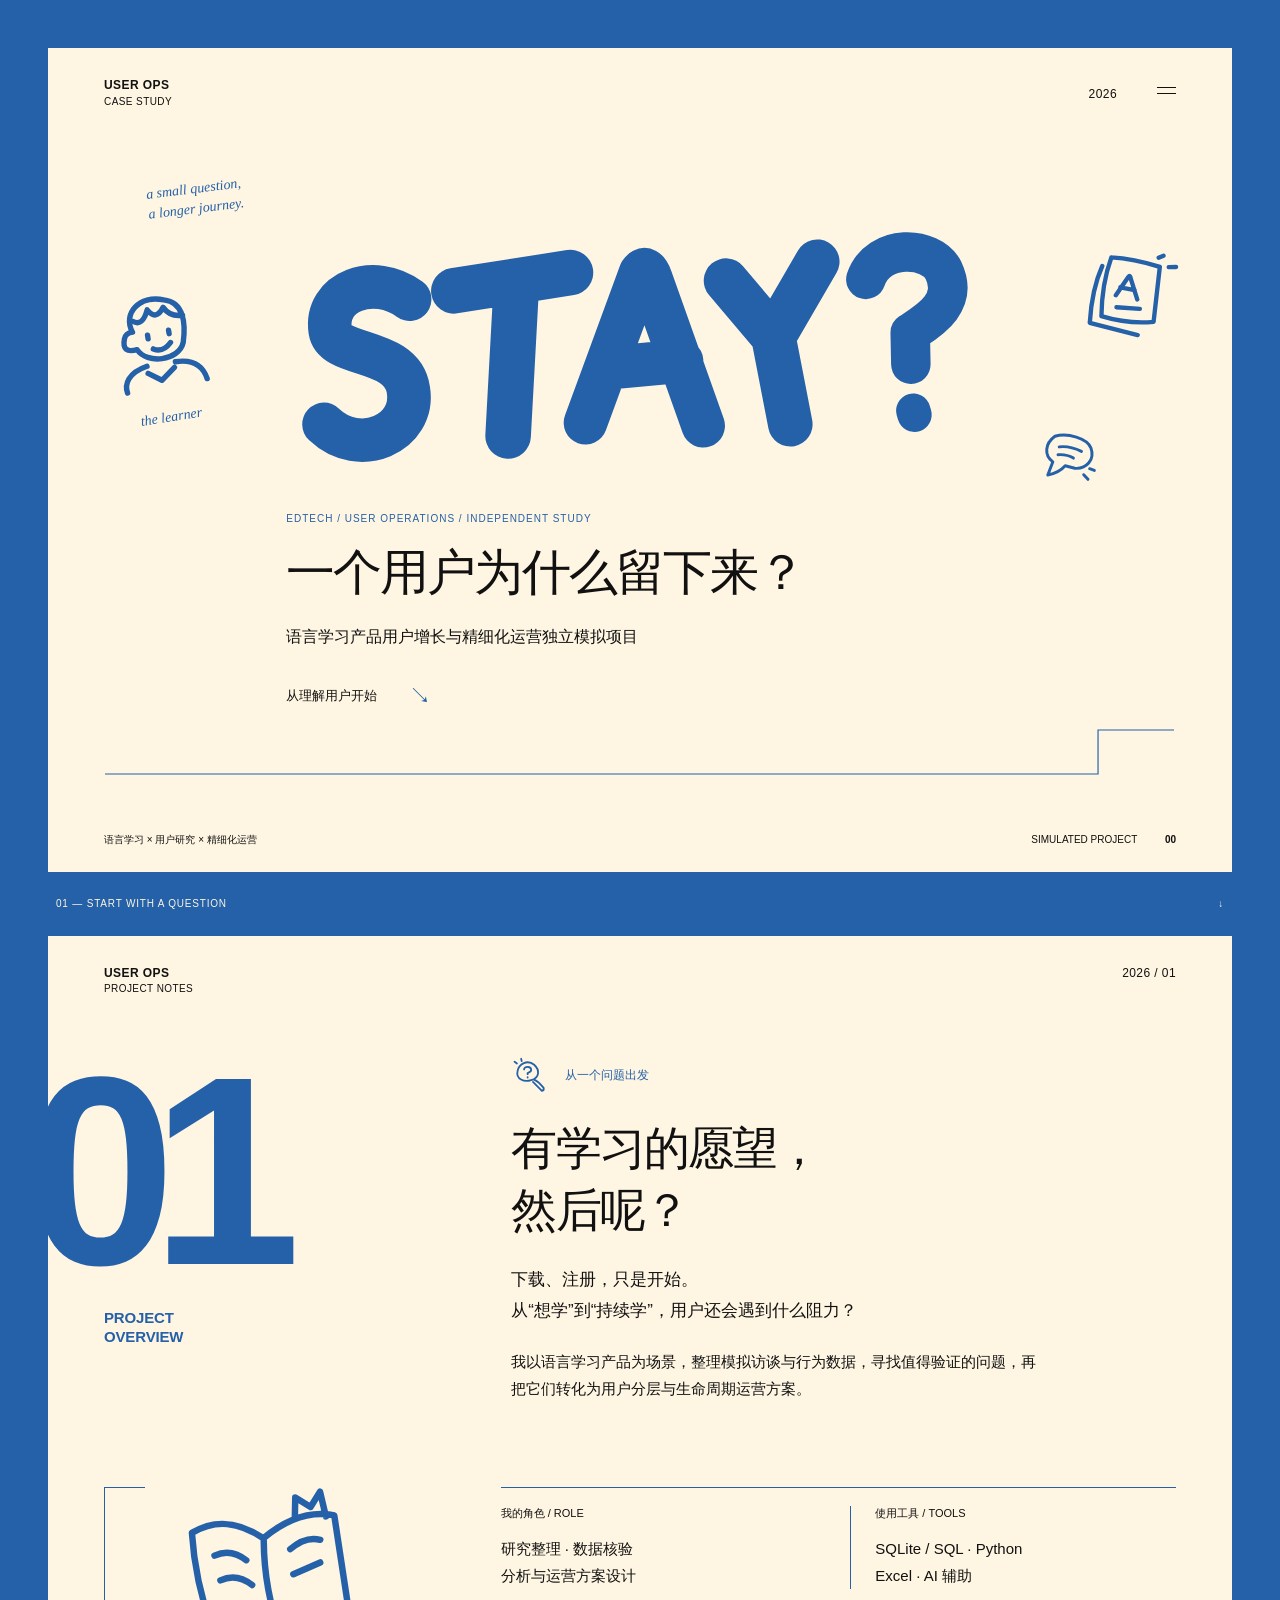
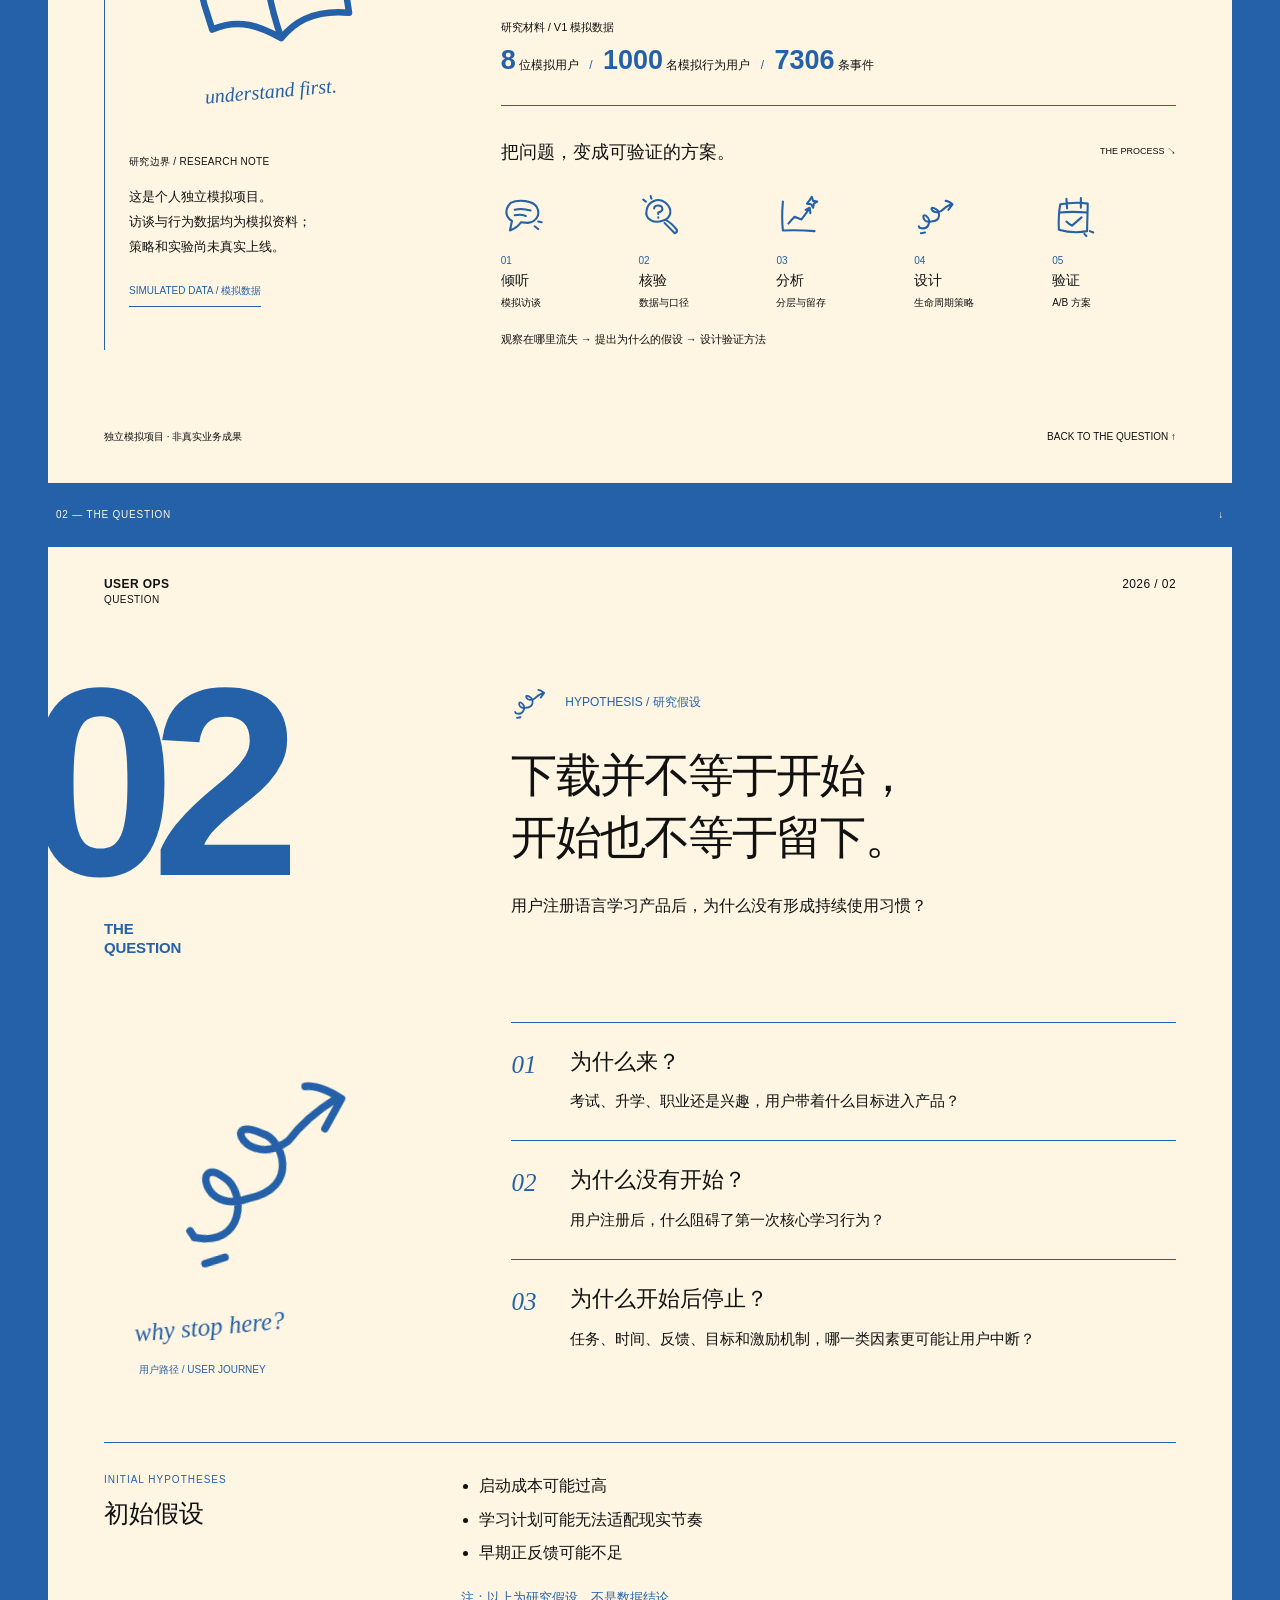
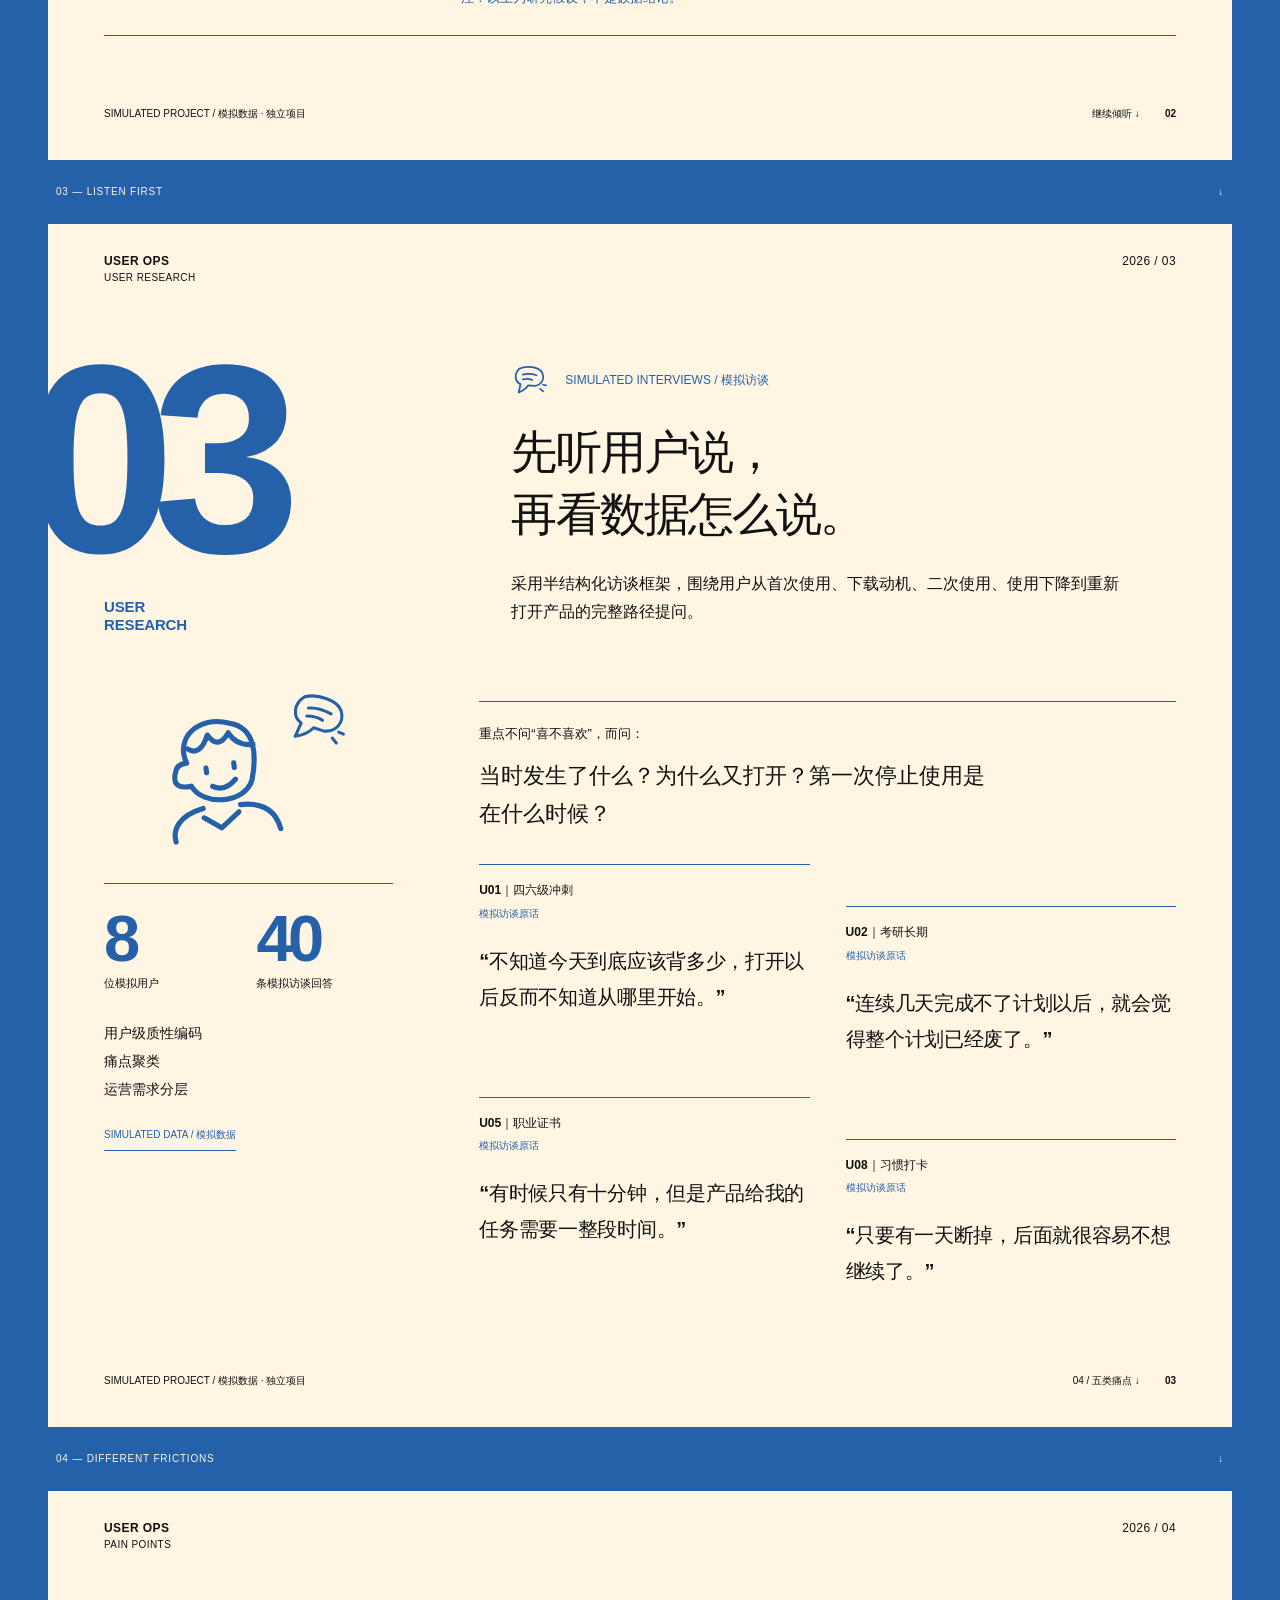
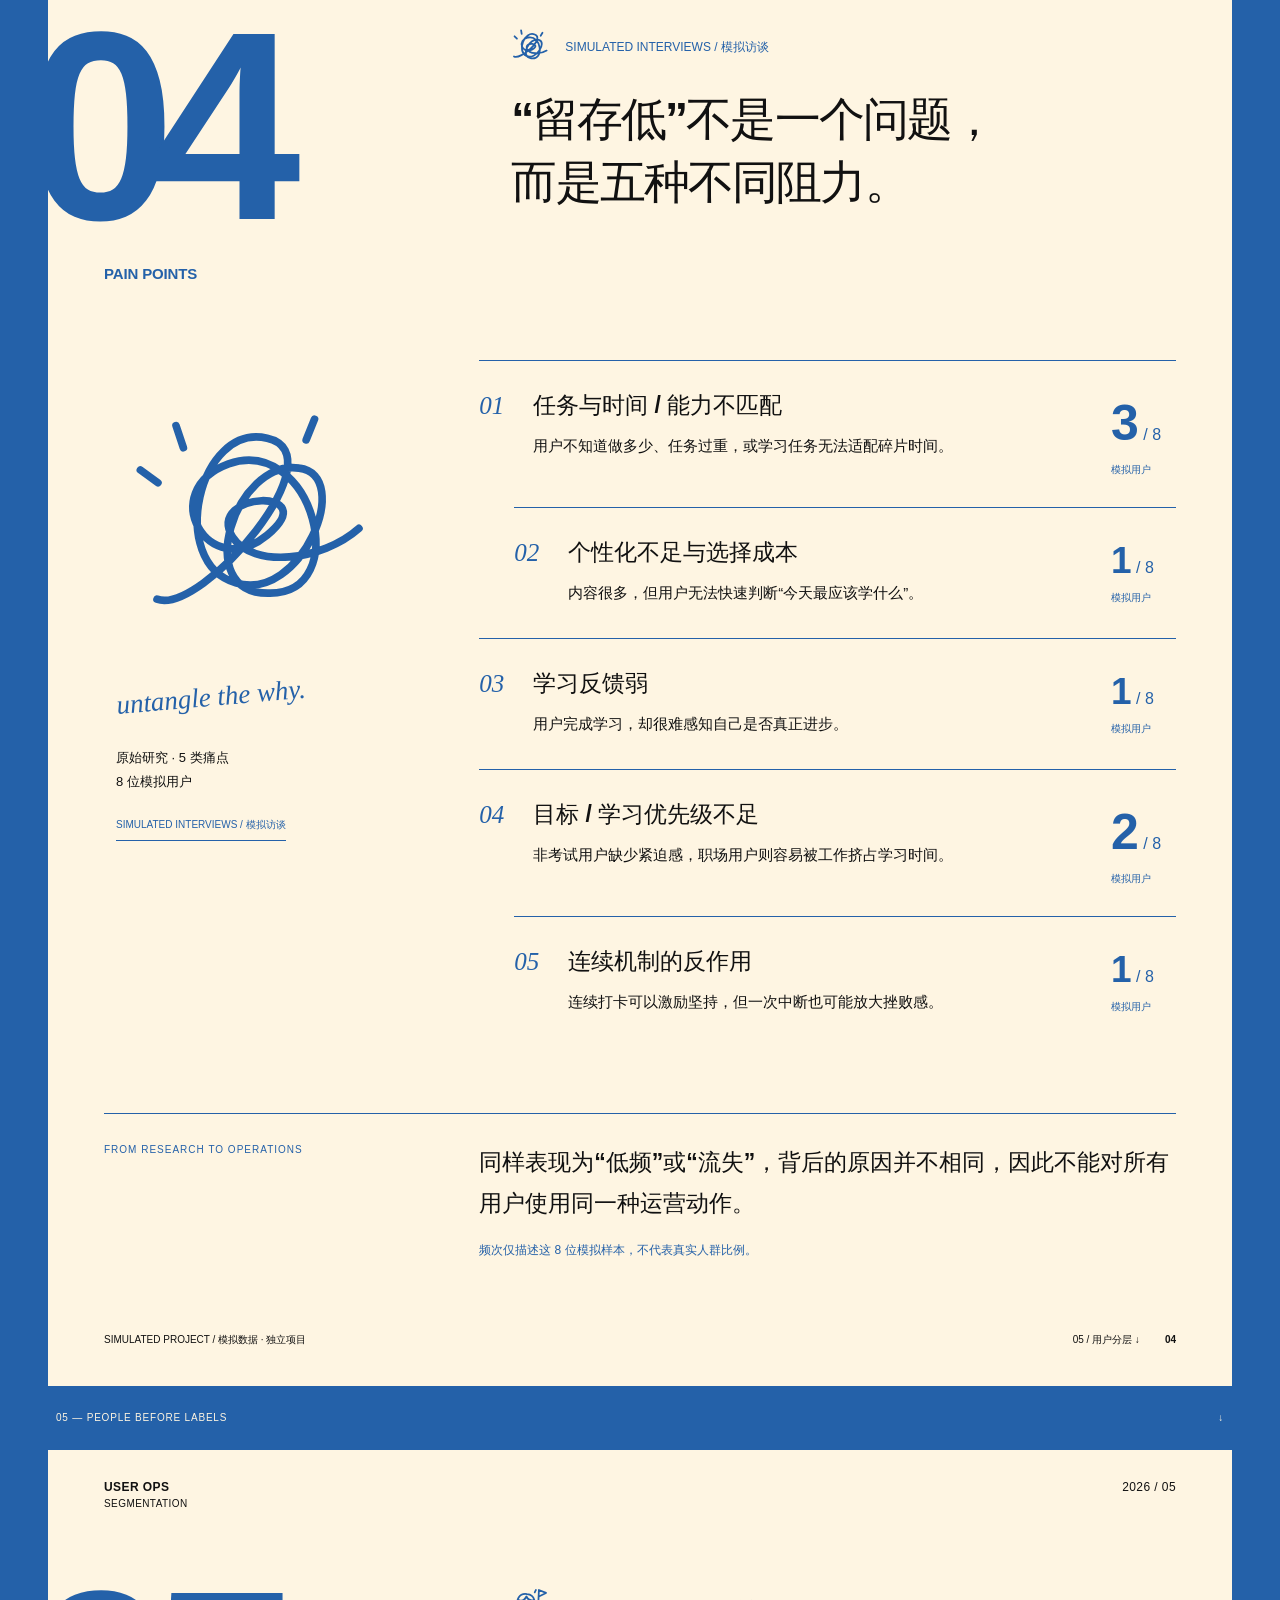
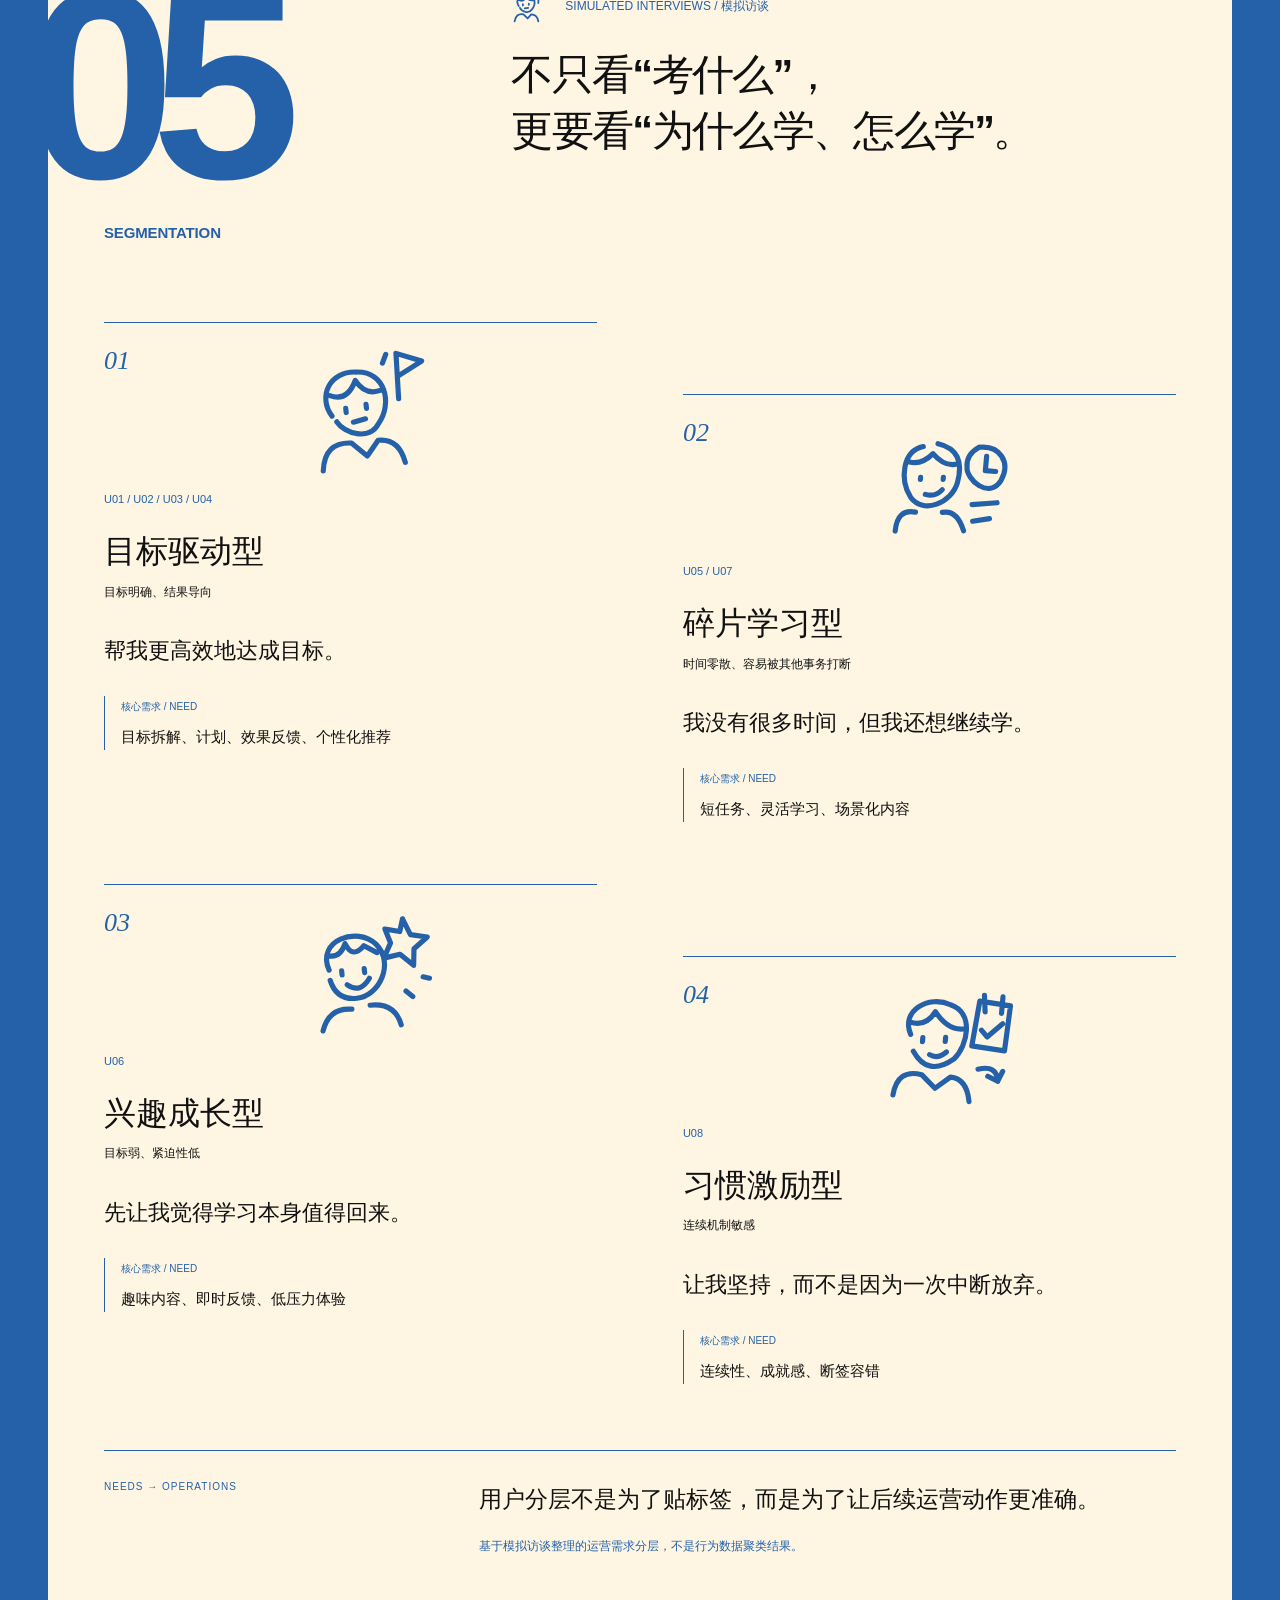
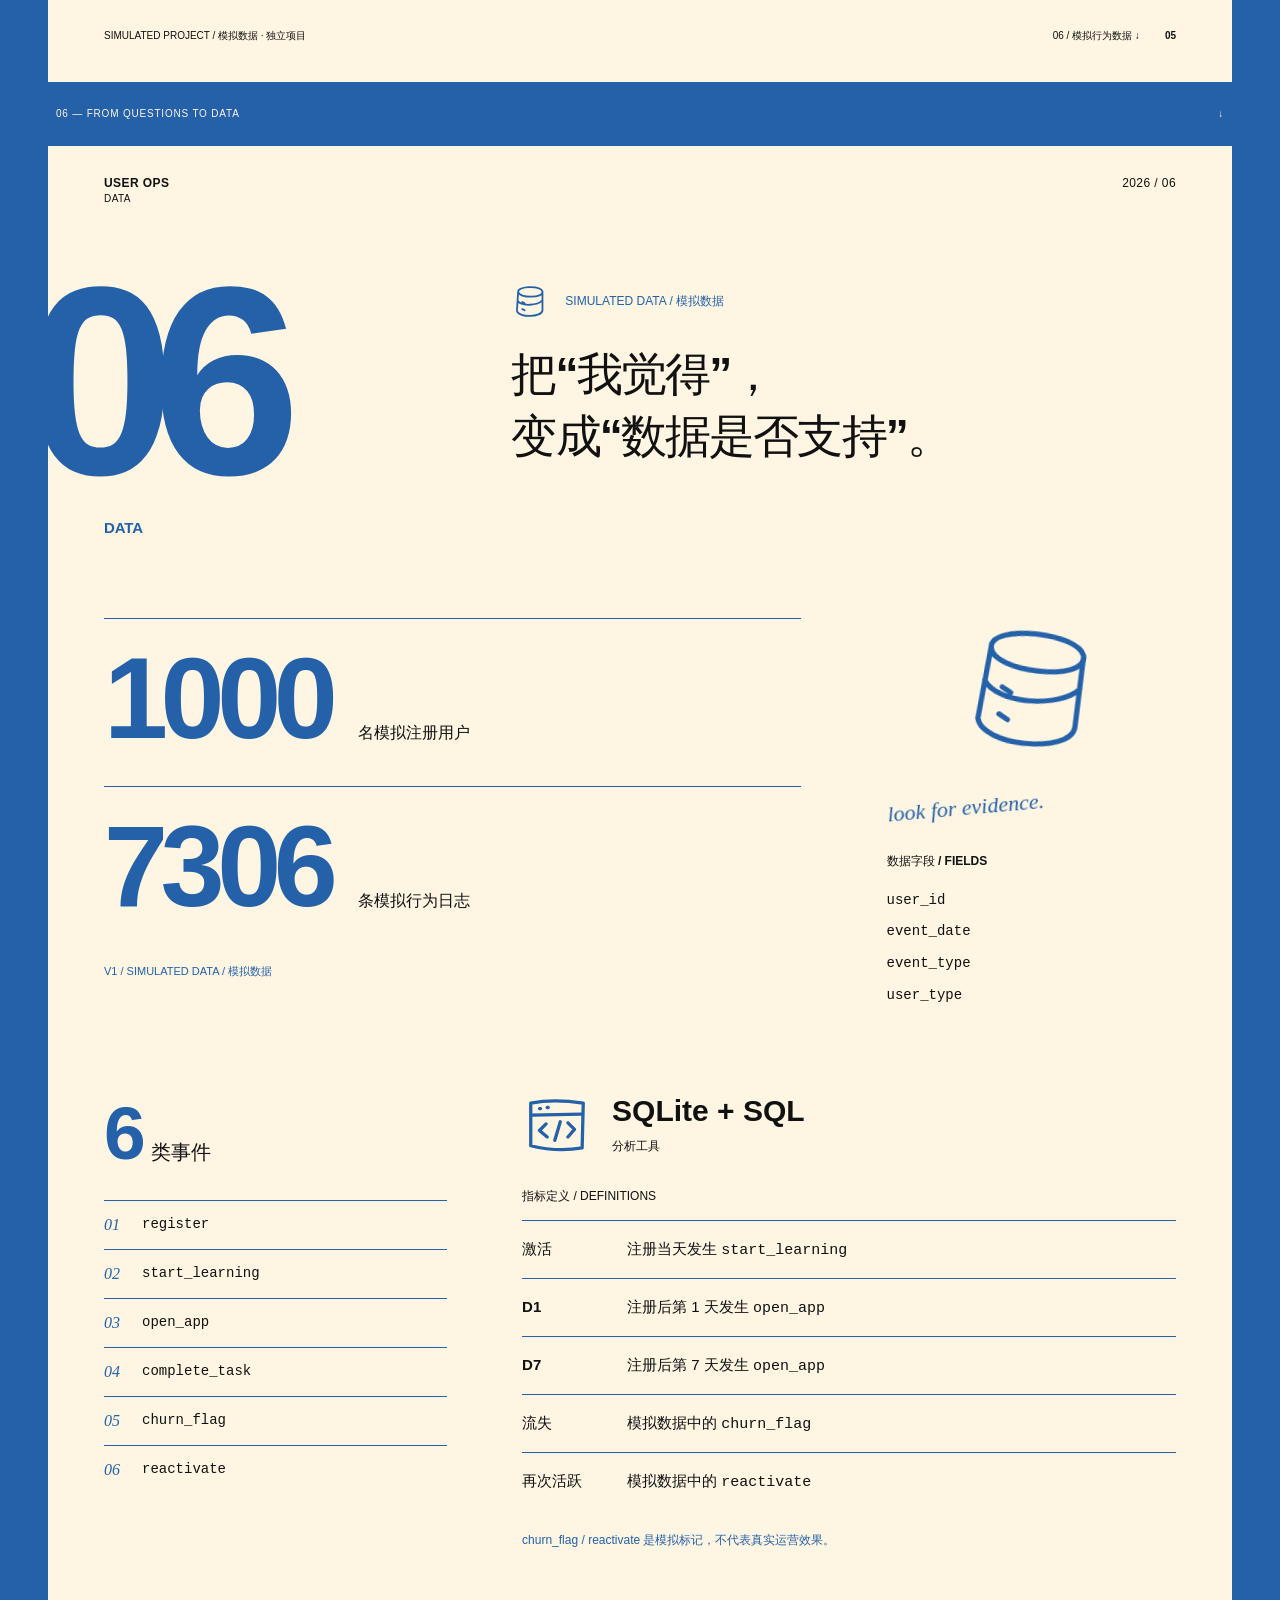
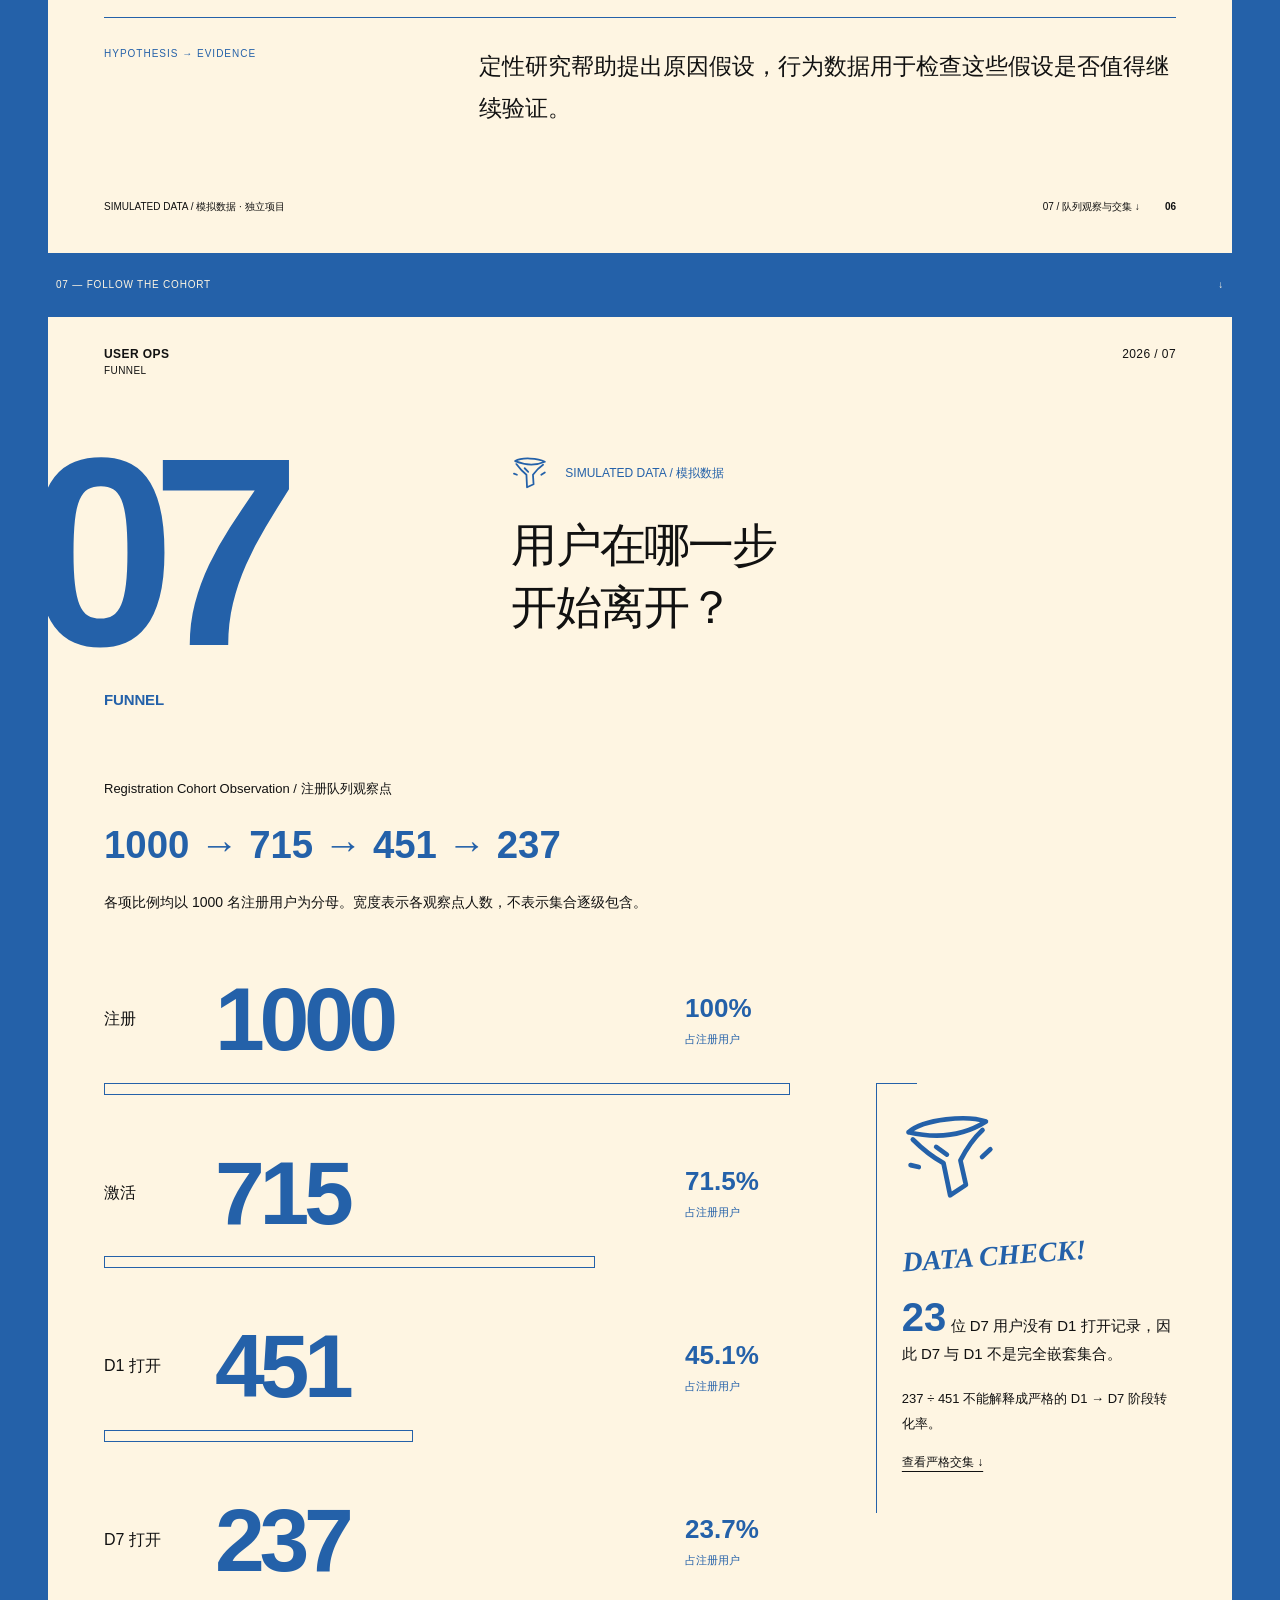
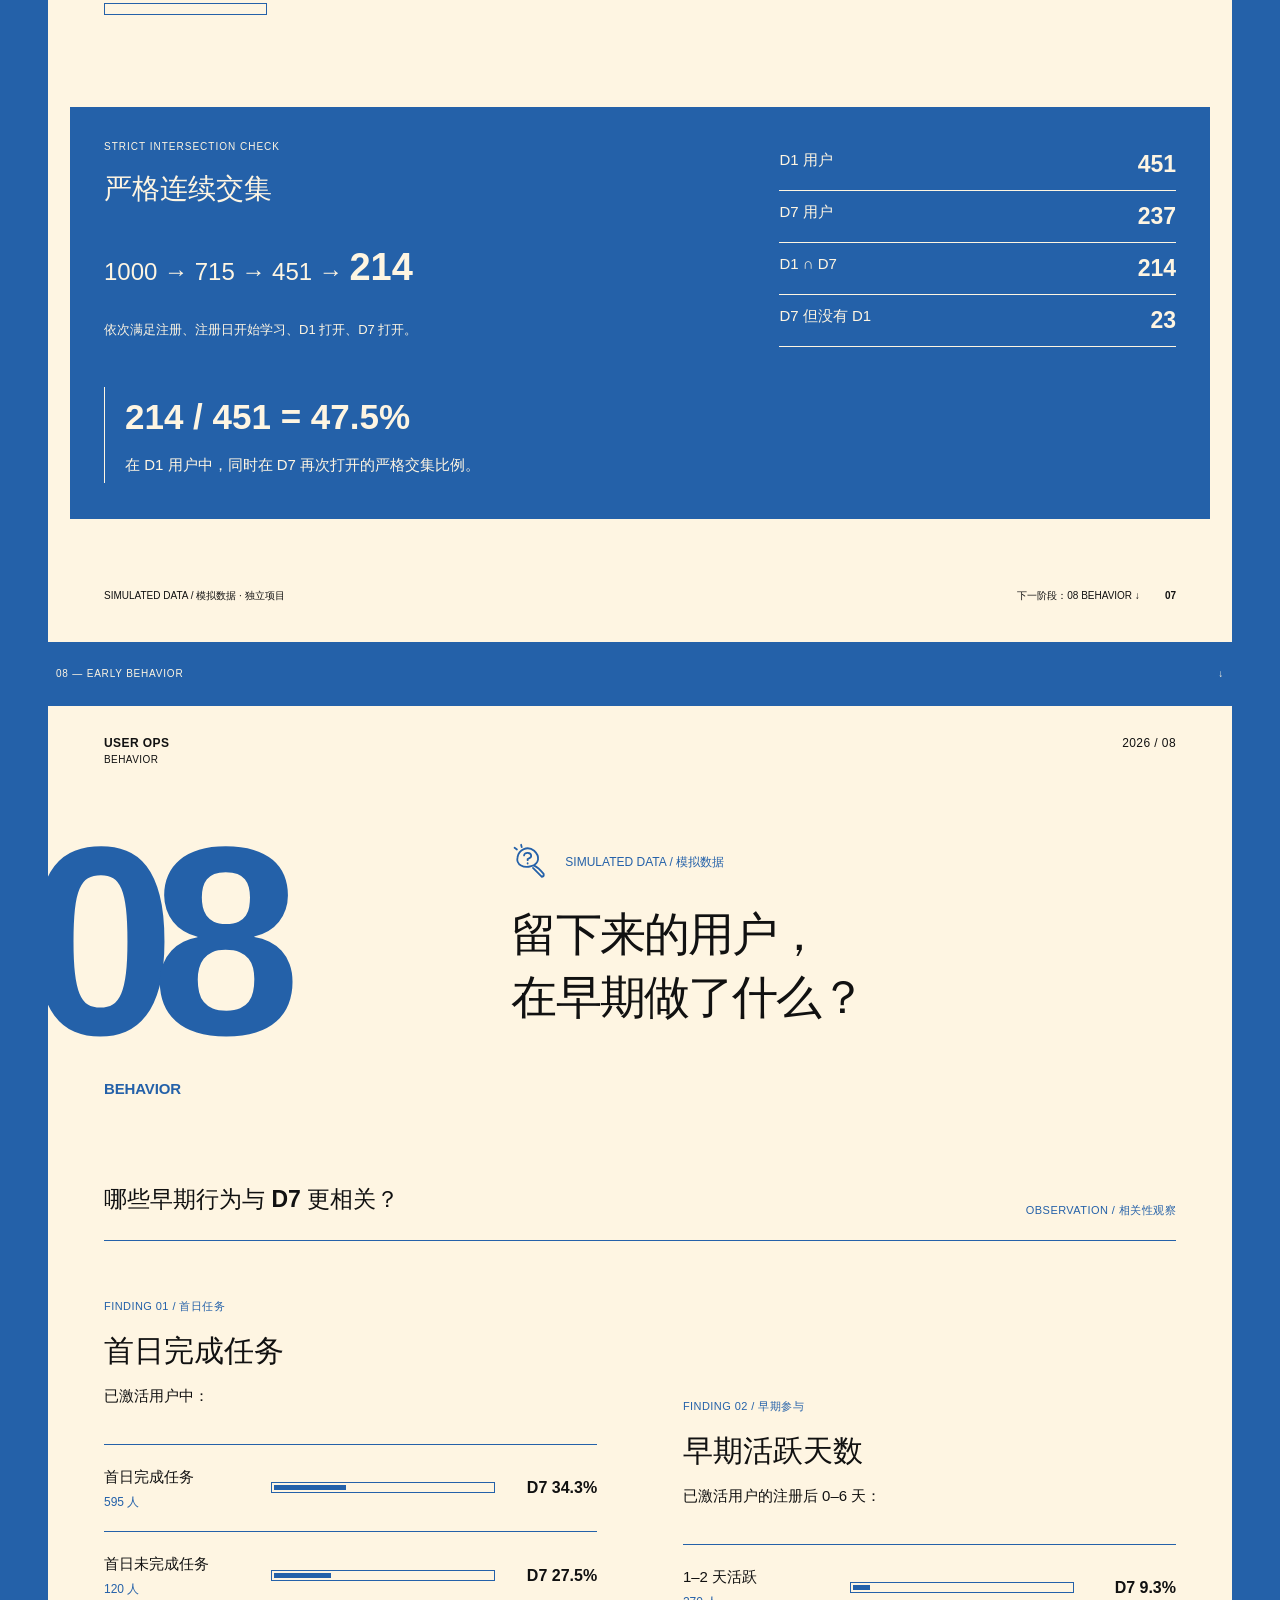
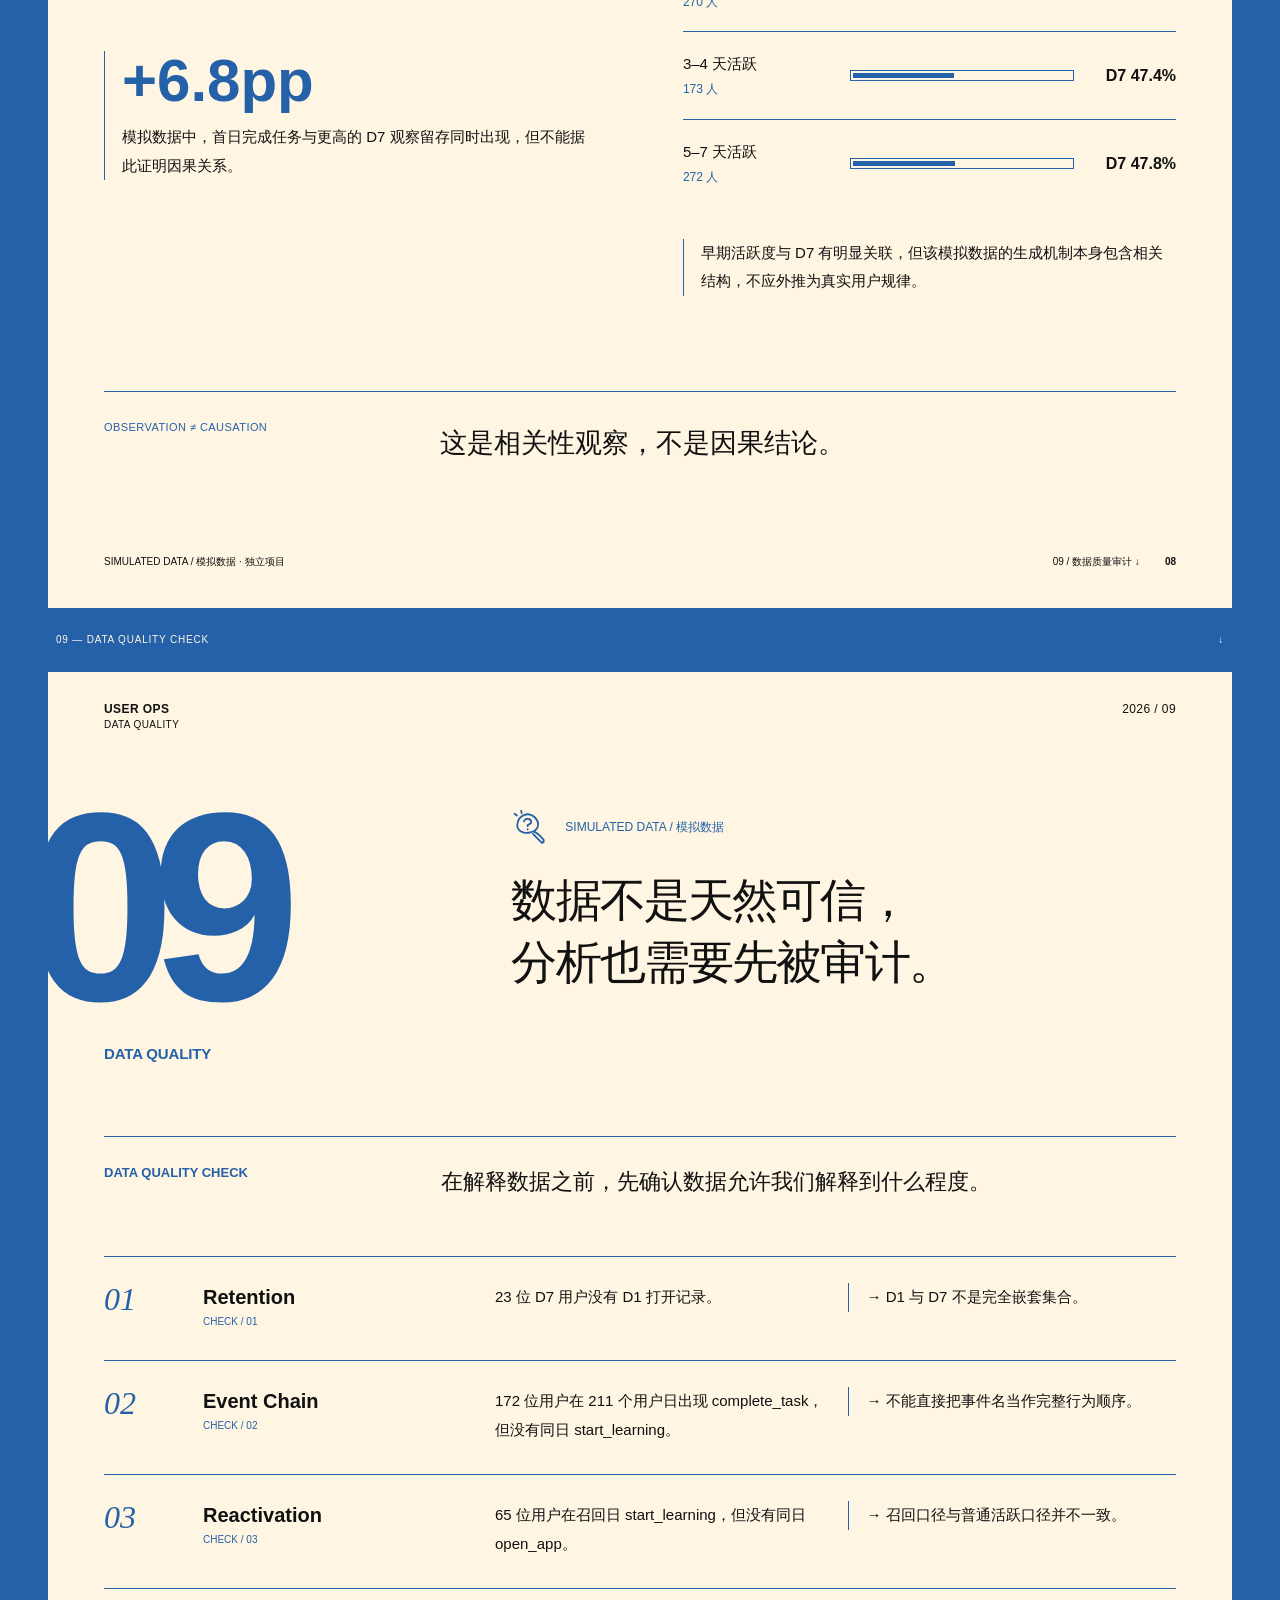
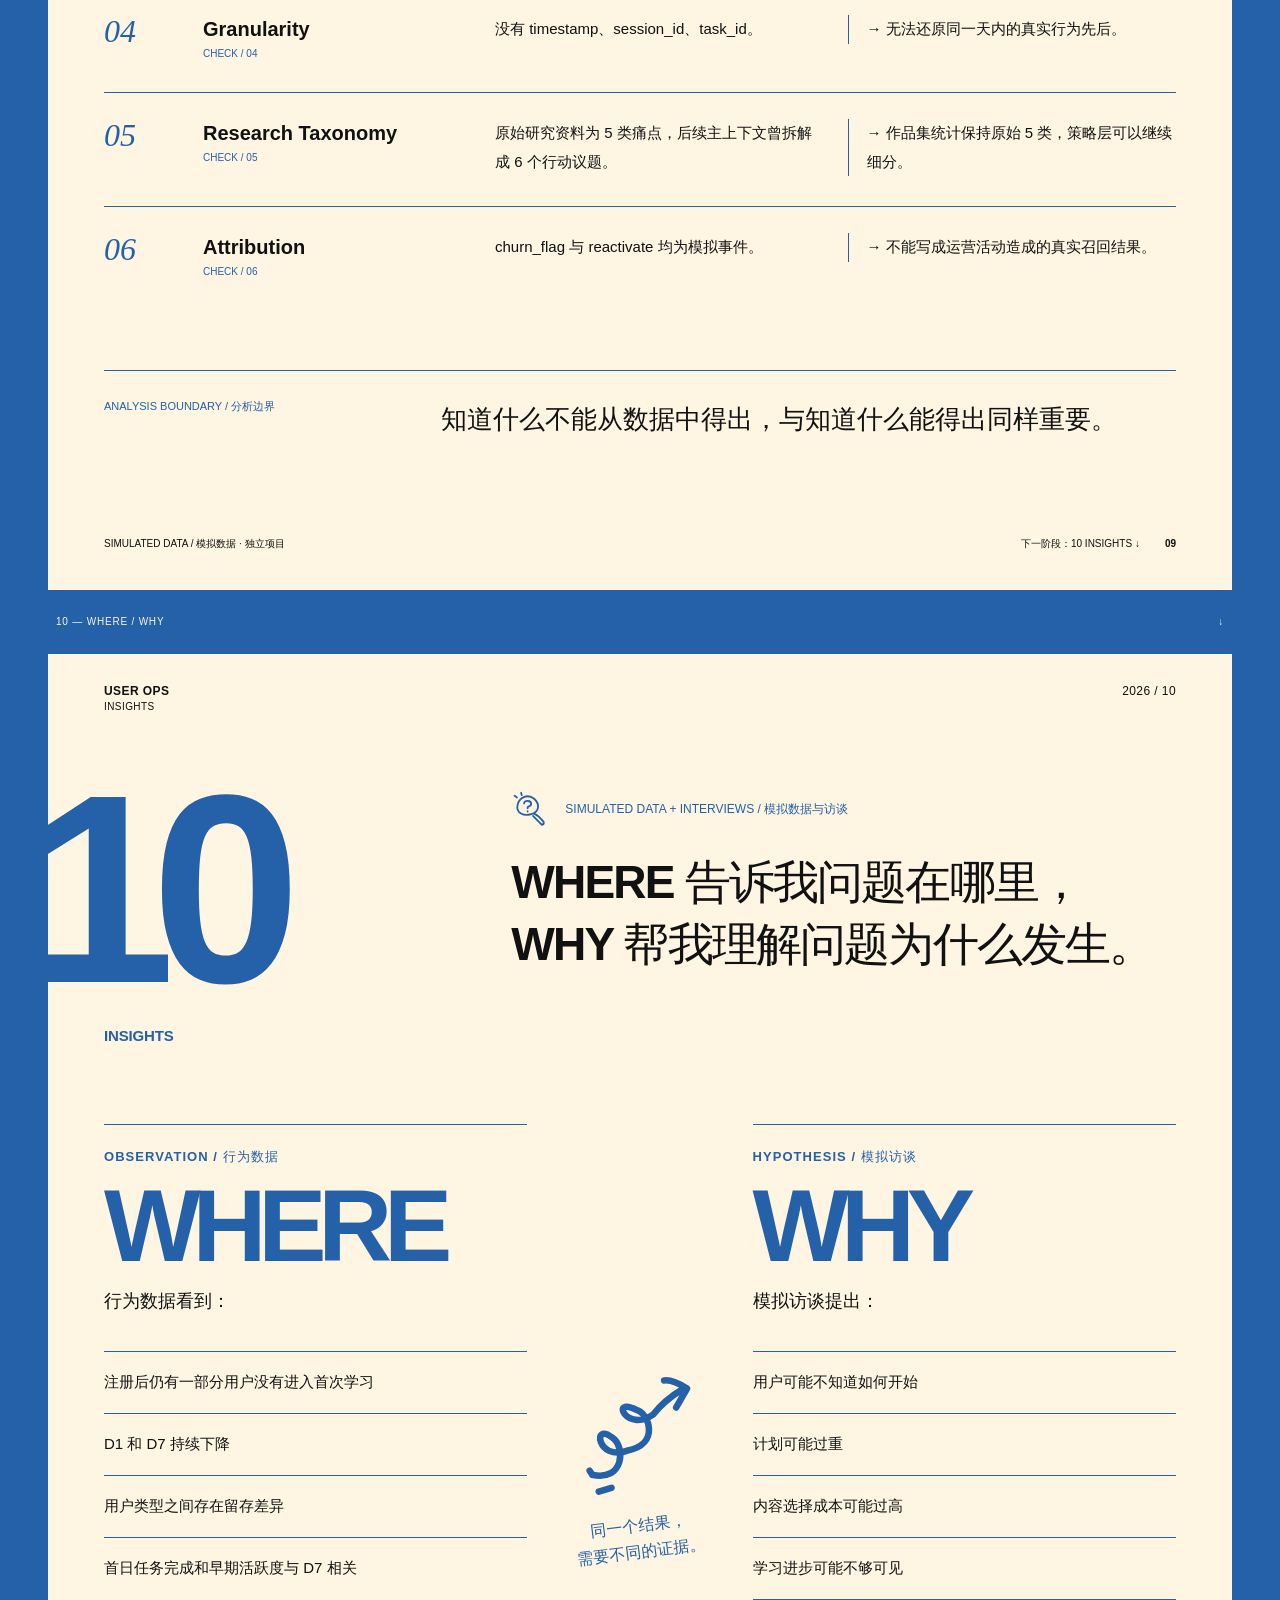
<file: portfolio/index.html>
<!doctype html>
<html lang="zh-CN"><head><meta charset="utf-8"><meta name="viewport" content="width=device-width,initial-scale=1"><meta name="theme-color" content="#2461A9"><title>一个用户为什么留下来？｜用户运营独立模拟项目</title><link rel="stylesheet" href="styles.css"><script src="app.js" defer></script></head>
<body><a class="skip" href="#overview">跳至项目概览</a>
<main class="sheets">
<section class="paper hero" id="hero" aria-labelledby="hero-title">
<header class="masthead"><a href="#hero" class="identity">USER OPS<br><span>CASE STUDY</span></a><div class="edition"><span>2026</span><details class="menu"><summary aria-label="打开章节目录"><span></span><span></span></summary><nav aria-label="作品集章节"><a href="#hero">00 / 首页</a><a href="#overview">01 / 项目概览</a><a href="#question">02 / 研究问题</a><a href="#research">03 / 模拟用户研究</a><a href="#pain-points">04 / 五类痛点</a><a href="#segmentation">05 / 用户分层</a><a href="#data">06 / DATA</a><a href="#funnel">07 / FUNNEL</a><a href="#behavior">08 / BEHAVIOR</a><a href="#data-quality">09 / DATA QUALITY</a><a href="#insights">10 / INSIGHTS</a><a href="#strategy">11 / STRATEGY</a><a href="#experiment">12 / EXPERIMENT</a><a href="#reflection">13 / REFLECTION</a><a href="#end">END / 收尾</a><small>完整作品集 · 00–END</small></nav></details></div></header>
<div class="hero-art"><span class="art-note">a small question,<br>a longer journey.</span><div class="word-wrap"><svg class="lettering" viewBox="0 0 720 255" role="img" aria-label="STAY? 原创手绘视觉字"><g fill="none" stroke="currentColor" stroke-linecap="round" stroke-linejoin="round"><path stroke-width="43" d="M125 57C91 29 41 45 45 84C48 111 115 104 119 146C124 190 67 211 34 176"/><path stroke-width="45" d="M169 51L285 39M231 48L215 197"/><path stroke-width="43" d="M292 188L354 43Q360 35 364 49L408 197M318 135L390 132"/><path stroke-width="44" d="M438 55L482 113L529 41M482 114L494 200"/><path stroke-width="39" d="M576 61C590 26 642 31 653 56C667 90 634 106 617 116L616 147"/><path stroke-width="34" d="M616 193L617 197"/></g></svg></div><div class="hero-user float-once"><svg class="doodle" viewBox="0 0 64 64" fill="none" stroke="currentColor" stroke-width="3" stroke-linecap="round" stroke-linejoin="round" aria-hidden="true"><path pathLength="1" d="M18 25C14 14 25 5 38 10C49 13 48 25 45 35C41 45 23 44 19 35Q10 36 13 28Q14 25 18 25M19 19Q24 23 28 14Q32 21 37 14Q40 20 47 20M26 28L26 30M38 27L38 29M28 36Q33 39 38 34M23 45C12 47 9 53 10 58M39 45Q53 45 55 57M23 49L30 54L38 48"/></svg><span>the learner</span></div><div class="hero-word"><svg class="doodle" viewBox="0 0 64 64" fill="none" stroke="currentColor" stroke-width="3" stroke-linecap="round" stroke-linejoin="round" aria-hidden="true"><path pathLength="1" d="M15 10Q30 8 49 10L52 48Q35 53 16 51Q12 29 15 10M10 17Q6 34 9 57L43 59M23 35L29 21Q30 19 31 22L38 35M25 29L35 29M25 43L41 41M47 4L50 2M55 9L60 8"/></svg></div><div class="hero-chat"><svg class="doodle" viewBox="0 0 64 64" fill="none" stroke="currentColor" stroke-width="3" stroke-linecap="round" stroke-linejoin="round" aria-hidden="true"><path pathLength="1" d="M14 13C26 7 47 10 52 19C58 30 51 41 39 42L29 41Q24 49 13 53L16 39C6 34 5 22 14 13M20 23Q30 20 43 24M20 31Q29 29 36 32M49 47L54 51M54 40L59 41"/></svg></div></div>
<div class="hero-copy"><p class="eyebrow">EDTECH / USER OPERATIONS / INDEPENDENT STUDY</p><h1 id="hero-title">一个用户<br class="mobile-break">为什么留下来？</h1><p class="subtitle">语言学习产品用户增长与精细化运营<br class="mobile-break">独立模拟项目</p><a class="read-link" href="#overview">从理解用户开始 <span aria-hidden="true">↘</span></a></div>
<svg class="l-line" viewBox="0 0 1100 48" preserveAspectRatio="none" aria-hidden="true"><path pathLength="1" d="M1 46H1020V2H1098"/></svg>
<footer class="paper-footer"><span>语言学习 × 用户研究 × 精细化运营</span><span>SIMULATED PROJECT <b>00</b></span></footer>
</section>
<div class="blue-transition" aria-hidden="true"><span>01 — START WITH A QUESTION</span><span>↓</span></div>
<section class="paper overview" id="overview" aria-labelledby="overview-title">
<header class="masthead"><span class="identity">USER OPS<br><span>PROJECT NOTES</span></span><span class="edition">2026 / 01</span></header>
<div class="overview-top"><div class="number-wrap"><span class="chapter-number" aria-hidden="true">01</span><p>PROJECT<br>OVERVIEW</p></div><div class="overview-intro"><div class="section-kicker"><svg class="doodle" viewBox="0 0 64 64" fill="none" stroke="currentColor" stroke-width="3" stroke-linecap="round" stroke-linejoin="round" aria-hidden="true"><path pathLength="1" d="M39 13C28 4 13 11 11 24C8 37 22 43 34 39C48 35 49 22 39 13M39 38Q46 41 55 52Q56 56 52 57L37 42M22 21C22 15 34 15 34 22Q34 25 28 27L28 29M28 34L28 34.5M6 8L10 11M17 3L18 7"/></svg><span>从一个问题出发</span></div><h2 id="overview-title">有学习的愿望，<br>然后呢？</h2><p>下载、注册，只是开始。<br>从“想学”到“持续学”，用户还会遇到什么阻力？</p><p class="intro-detail">我以语言学习产品为场景，整理模拟访谈与行为数据，寻找值得验证的问题，再把它们转化为用户分层与生命周期运营方案。</p></div></div>
<div class="overview-bottom"><aside class="study-note"><div class="book-drawing"><svg class="doodle" viewBox="0 0 64 64" fill="none" stroke="currentColor" stroke-width="3" stroke-linecap="round" stroke-linejoin="round" aria-hidden="true"><path pathLength="1" d="M31 18C23 11 15 9 6 13Q5 30 9 48C19 45 26 49 33 54C40 47 49 46 58 48L57 13Q45 9 31 18M31 19Q29 36 33 54M13 22Q19 20 24 25M14 31Q20 29 25 34M40 23Q46 19 51 21M40 32L50 29M43 12L44 5L49 9L53 4L54 13"/></svg></div><p class="hand-note">understand first.</p><p class="note-label">研究边界 / RESEARCH NOTE</p><p>这是个人独立模拟项目。<br>访谈与行为数据均为模拟资料；<br>策略和实验尚未真实上线。</p><span class="corner-label">SIMULATED DATA / 模拟数据</span></aside>
<div class="project-details"><dl class="facts"><div><dt>我的角色 / ROLE</dt><dd>研究整理 · 数据核验<br>分析与运营方案设计</dd></div><div><dt>使用工具 / TOOLS</dt><dd>SQLite / SQL · Python<br>Excel · AI 辅助</dd></div></dl><div class="scope"><span>研究材料 / V1 模拟数据</span><p><strong>8</strong> 位模拟用户 <i>/</i> <strong>1000</strong> 名模拟行为用户 <i>/</i> <strong>7306</strong> 条事件</p></div><div class="process-heading"><h3>把问题，变成可验证的方案。</h3><span>THE PROCESS ↘</span></div><ol class="process"><li><svg class="doodle" viewBox="0 0 64 64" fill="none" stroke="currentColor" stroke-width="3" stroke-linecap="round" stroke-linejoin="round" aria-hidden="true"><path pathLength="1" d="M14 13C26 7 47 10 52 19C58 30 51 41 39 42L29 41Q24 49 13 53L16 39C6 34 5 22 14 13M20 23Q30 20 43 24M20 31Q29 29 36 32M49 47L54 51M54 40L59 41"/></svg><span class="step-index">01</span><strong>倾听</strong><small>模拟访谈</small></li><li><svg class="doodle" viewBox="0 0 64 64" fill="none" stroke="currentColor" stroke-width="3" stroke-linecap="round" stroke-linejoin="round" aria-hidden="true"><path pathLength="1" d="M39 13C28 4 13 11 11 24C8 37 22 43 34 39C48 35 49 22 39 13M39 38Q46 41 55 52Q56 56 52 57L37 42M22 21C22 15 34 15 34 22Q34 25 28 27L28 29M28 34L28 34.5M6 8L10 11M17 3L18 7"/></svg><span class="step-index">02</span><strong>核验</strong><small>数据与口径</small></li><li><svg class="doodle" viewBox="0 0 64 64" fill="none" stroke="currentColor" stroke-width="3" stroke-linecap="round" stroke-linejoin="round" aria-hidden="true"><path pathLength="1" d="M10 11Q8 35 10 53Q34 52 56 54M18 43Q23 37 27 33L37 37Q44 28 48 22M43 23L49 20L50 28M49 9L52 4L54 10L60 11L55 14L54 20L51 15L45 14Z"/></svg><span class="step-index">03</span><strong>分析</strong><small>分层与留存</small></li><li><svg class="doodle" viewBox="0 0 64 64" fill="none" stroke="currentColor" stroke-width="3" stroke-linecap="round" stroke-linejoin="round" aria-hidden="true"><path pathLength="1" d="M8 49C22 54 25 38 19 33C11 25 11 43 25 40C41 39 37 24 32 22C20 14 26 32 39 25Q45 19 54 15M46 10Q50 10 56 15L50 23M7 47L8 49M10 57L16 56"/></svg><span class="step-index">04</span><strong>设计</strong><small>生命周期策略</small></li><li><svg class="doodle" viewBox="0 0 64 64" fill="none" stroke="currentColor" stroke-width="3" stroke-linecap="round" stroke-linejoin="round" aria-hidden="true"><path pathLength="1" d="M12 15Q34 11 52 14L51 54Q31 58 10 52Q9 31 12 15M21 7L22 21M42 6L42 20M12 27Q29 25 51 27M21 40Q25 44 29 46L43 34M47 58L50 61M55 54L60 56"/></svg><span class="step-index">05</span><strong>验证</strong><small>A/B 方案</small></li></ol><p class="process-note">观察在哪里流失 → 提出为什么的假设 → 设计验证方法</p></div></div>
<footer class="paper-footer"><span>独立模拟项目 · 非真实业务成果</span><a href="#hero">BACK TO THE QUESTION ↑</a></footer>
</section>
<div class="blue-transition" aria-hidden="true"><span>02 — THE QUESTION</span><span>↓</span></div>
<section class="paper question" id="question" aria-labelledby="question-title">
<header class="masthead"><span class="identity">USER OPS<br><span>QUESTION</span></span><span class="edition">2026 / 02</span></header>
<div class="chapter-heading"><div class="number-wrap"><span class="chapter-number" aria-hidden="true">02</span><p>THE<br>QUESTION</p></div><div class="chapter-title"><div class="section-kicker"><svg class="doodle" viewBox="0 0 64 64" fill="none" stroke="currentColor" stroke-width="3" stroke-linecap="round" stroke-linejoin="round" aria-hidden="true"><path pathLength="1" d="M8 49C22 54 25 38 19 33C11 25 11 43 25 40C41 39 37 24 32 22C20 14 26 32 39 25Q45 19 54 15M46 10Q50 10 56 15L50 23M7 47L8 49M10 57L16 56"/></svg><span>HYPOTHESIS / 研究假设</span></div><h2 id="question-title">下载并不等于开始，<br>开始也不等于留下。</h2><p>用户注册语言学习产品后，为什么没有形成持续使用习惯？</p></div></div>
<div class="question-body"><aside class="question-sketch"><svg class="doodle main-doodle" viewBox="0 0 64 64" fill="none" stroke="currentColor" stroke-width="3" stroke-linecap="round" stroke-linejoin="round" aria-hidden="true"><path pathLength="1" d="M8 49C22 54 25 38 19 33C11 25 11 43 25 40C41 39 37 24 32 22C20 14 26 32 39 25Q45 19 54 15M46 10Q50 10 56 15L50 23M7 47L8 49M10 57L16 56"/></svg><span class="hand-note">why stop here?</span><span class="sketch-label">用户路径 / USER JOURNEY</span></aside><ol class="question-list"><li><span class="row-no">01</span><div><h3>为什么来？</h3><p>考试、升学、职业还是兴趣，用户带着什么目标进入产品？</p></div></li><li><span class="row-no">02</span><div><h3>为什么没有开始？</h3><p>用户注册后，什么阻碍了第一次核心学习行为？</p></div></li><li><span class="row-no">03</span><div><h3>为什么开始后停止？</h3><p>任务、时间、反馈、目标和激励机制，哪一类因素更可能让用户中断？</p></div></li></ol></div>
<div class="hypothesis-band"><div><span class="eyebrow">INITIAL HYPOTHESES</span><h3>初始假设</h3></div><ul><li>启动成本可能过高</li><li>学习计划可能无法适配现实节奏</li><li>早期正反馈可能不足</li></ul><p>注：以上为研究假设，不是数据结论。</p></div>
<footer class="paper-footer"><span>SIMULATED PROJECT / 模拟数据 · 独立项目</span><a href="#research">继续倾听 ↓ <b>02</b></a></footer>
</section>
<div class="blue-transition" aria-hidden="true"><span>03 — LISTEN FIRST</span><span>↓</span></div>
<section class="paper research" id="research" aria-labelledby="research-title">
<header class="masthead"><span class="identity">USER OPS<br><span>USER RESEARCH</span></span><span class="edition">2026 / 03</span></header>
<div class="chapter-heading"><div class="number-wrap"><span class="chapter-number" aria-hidden="true">03</span><p>USER<br>RESEARCH</p></div><div class="chapter-title"><div class="section-kicker"><svg class="doodle" viewBox="0 0 64 64" fill="none" stroke="currentColor" stroke-width="3" stroke-linecap="round" stroke-linejoin="round" aria-hidden="true"><path pathLength="1" d="M14 13C26 7 47 10 52 19C58 30 51 41 39 42L29 41Q24 49 13 53L16 39C6 34 5 22 14 13M20 23Q30 20 43 24M20 31Q29 29 36 32M49 47L54 51M54 40L59 41"/></svg><span>SIMULATED INTERVIEWS / 模拟访谈</span></div><h2 id="research-title">先听用户说，<br>再看数据怎么说。</h2><p>采用半结构化访谈框架，围绕用户从首次使用、下载动机、二次使用、使用下降到重新打开产品的完整路径提问。</p></div></div>
<div class="research-body"><aside class="research-aside"><div class="research-drawing"><svg class="doodle main-doodle" viewBox="0 0 64 64" fill="none" stroke="currentColor" stroke-width="3" stroke-linecap="round" stroke-linejoin="round" aria-hidden="true"><path pathLength="1" d="M18 25C14 14 25 5 38 10C49 13 48 25 45 35C41 45 23 44 19 35Q10 36 13 28Q14 25 18 25M19 19Q24 23 28 14Q32 21 37 14Q40 20 47 20M26 28L26 30M38 27L38 29M28 36Q33 39 38 34M23 45C12 47 9 53 10 58M39 45Q53 45 55 57M23 49L30 54L38 48"/></svg><svg class="doodle bubble-small" viewBox="0 0 64 64" fill="none" stroke="currentColor" stroke-width="3" stroke-linecap="round" stroke-linejoin="round" aria-hidden="true"><path pathLength="1" d="M14 13C26 7 47 10 52 19C58 30 51 41 39 42L29 41Q24 49 13 53L16 39C6 34 5 22 14 13M20 23Q30 20 43 24M20 31Q29 29 36 32M49 47L54 51M54 40L59 41"/></svg></div><dl class="research-counts"><div><dt>位模拟用户</dt><dd>8</dd></div><div><dt>条模拟访谈回答</dt><dd>40</dd></div></dl><p>用户级质性编码<br>痛点聚类<br>运营需求分层</p><span class="corner-label">SIMULATED DATA / 模拟数据</span></aside><div class="interview-notes"><div class="interview-prompt"><p>重点不问“喜不喜欢”，而问：</p><p class="prompt-text">当时发生了什么？为什么又打开？第一次停止使用是在什么时候？</p></div><div class="quote-grid"><figure class="quote"><figcaption>U01｜四六级冲刺<span>模拟访谈原话</span></figcaption><blockquote>“不知道今天到底应该背多少，打开以后反而不知道从哪里开始。”</blockquote></figure><figure class="quote"><figcaption>U02｜考研长期<span>模拟访谈原话</span></figcaption><blockquote>“连续几天完成不了计划以后，就会觉得整个计划已经废了。”</blockquote></figure><figure class="quote"><figcaption>U05｜职业证书<span>模拟访谈原话</span></figcaption><blockquote>“有时候只有十分钟，但是产品给我的任务需要一整段时间。”</blockquote></figure><figure class="quote"><figcaption>U08｜习惯打卡<span>模拟访谈原话</span></figcaption><blockquote>“只要有一天断掉，后面就很容易不想继续了。”</blockquote></figure></div></div></div>
<footer class="paper-footer"><span>SIMULATED PROJECT / 模拟数据 · 独立项目</span><a href="#pain-points">04 / 五类痛点 ↓ <b>03</b></a></footer>
</section>

<div class="blue-transition" aria-hidden="true"><span>04 — DIFFERENT FRICTIONS</span><span>↓</span></div>
<section class="paper pain-points" id="pain-points" aria-labelledby="pain-points-title">
<header class="masthead"><span class="identity">USER OPS<br><span>PAIN POINTS</span></span><span class="edition">2026 / 04</span></header><div class="chapter-heading"><div class="number-wrap"><span class="chapter-number" aria-hidden="true">04</span><p>PAIN POINTS</p></div><div class="chapter-title"><div class="section-kicker"><svg class="doodle" viewBox="0 0 64 64" fill="none" stroke="currentColor" stroke-width="3" stroke-linecap="round" stroke-linejoin="round" aria-hidden="true"><path pathLength="1" d="M5 48C16 54 58 18 40 11C23 4 9 39 26 47C42 55 61 24 47 20C31 15 14 48 34 51C56 55 52 12 29 16C9 20 19 46 36 36C53 26 22 22 27 35C31 44 49 45 60 38M6 14L10 18M17 4L18 10M53 8L50 13"/></svg><span>SIMULATED INTERVIEWS / 模拟访谈</span></div><h2 id="pain-points-title">“留存低”不是一个问题，<br>而是五种不同阻力。</h2></div></div>
<div class="pain-body"><aside class="pain-sketch"><svg class="doodle pain-main" viewBox="0 0 64 64" fill="none" stroke="currentColor" stroke-width="3" stroke-linecap="round" stroke-linejoin="round" aria-hidden="true"><path pathLength="1" d="M5 48C16 54 58 18 40 11C23 4 9 39 26 47C42 55 61 24 47 20C31 15 14 48 34 51C56 55 52 12 29 16C9 20 19 46 36 36C53 26 22 22 27 35C31 44 49 45 60 38M6 14L10 18M17 4L18 10M53 8L50 13"/></svg><span class="hand-note">untangle the why.</span><p>原始研究 · 5 类痛点<br>8 位模拟用户</p><span class="corner-label">SIMULATED INTERVIEWS / 模拟访谈</span></aside><ol class="pain-rows"><li><span class="row-no">01</span><div><h3>任务与时间 / 能力不匹配</h3><p>用户不知道做多少、任务过重，或学习任务无法适配碎片时间。</p></div><span class="pain-count"><strong>3</strong> / 8<small>模拟用户</small></span></li><li><span class="row-no">02</span><div><h3>个性化不足与选择成本</h3><p>内容很多，但用户无法快速判断“今天最应该学什么”。</p></div><span class="pain-count"><strong>1</strong> / 8<small>模拟用户</small></span></li><li><span class="row-no">03</span><div><h3>学习反馈弱</h3><p>用户完成学习，却很难感知自己是否真正进步。</p></div><span class="pain-count"><strong>1</strong> / 8<small>模拟用户</small></span></li><li><span class="row-no">04</span><div><h3>目标 / 学习优先级不足</h3><p>非考试用户缺少紧迫感，职场用户则容易被工作挤占学习时间。</p></div><span class="pain-count"><strong>2</strong> / 8<small>模拟用户</small></span></li><li><span class="row-no">05</span><div><h3>连续机制的反作用</h3><p>连续打卡可以激励坚持，但一次中断也可能放大挫败感。</p></div><span class="pain-count"><strong>1</strong> / 8<small>模拟用户</small></span></li></ol></div>
<div class="chapter-takeaway"><span class="eyebrow">FROM RESEARCH TO OPERATIONS</span><p>同样表现为“低频”或“流失”，背后的原因并不相同，因此不能对所有用户使用同一种运营动作。</p><small>频次仅描述这 8 位模拟样本，不代表真实人群比例。</small></div>
<footer class="paper-footer"><span>SIMULATED PROJECT / 模拟数据 · 独立项目</span><a href="#segmentation">05 / 用户分层 ↓ <b>04</b></a></footer>
</section>
<div class="blue-transition" aria-hidden="true"><span>05 — PEOPLE BEFORE LABELS</span><span>↓</span></div>
<section class="paper segmentation" id="segmentation" aria-labelledby="segmentation-title">
<header class="masthead"><span class="identity">USER OPS<br><span>SEGMENTATION</span></span><span class="edition">2026 / 05</span></header><div class="chapter-heading"><div class="number-wrap"><span class="chapter-number" aria-hidden="true">05</span><p>SEGMENTATION</p></div><div class="chapter-title"><div class="section-kicker"><svg class="doodle" viewBox="0 0 64 64" fill="none" stroke="currentColor" stroke-width="3" stroke-linecap="round" stroke-linejoin="round" aria-hidden="true"><path pathLength="1" d="M13 32C7 22 14 10 27 12C41 13 43 29 35 38C30 46 18 41 15 35M13 22Q21 26 26 16Q30 24 38 22M20 29L20 31M30 28L30 30M23 36L29 35M6 58Q8 44 21 46L28 53L34 46Q44 46 46 58M46 27L47 5L59 10L47 16M42 5L40 9"/></svg><span>SIMULATED INTERVIEWS / 模拟访谈</span></div><h2 id="segmentation-title">不只看“考什么”，<br>更要看“为什么学、怎么学”。</h2></div></div>
<div class="segment-grid"><article class="segment-note"><div class="segment-top"><span class="segment-index">01</span><svg class="doodle segment-person" viewBox="0 0 64 64" fill="none" stroke="currentColor" stroke-width="3" stroke-linecap="round" stroke-linejoin="round" aria-hidden="true"><path pathLength="1" d="M13 32C7 22 14 10 27 12C41 13 43 29 35 38C30 46 18 41 15 35M13 22Q21 26 26 16Q30 24 38 22M20 29L20 31M30 28L30 30M23 36L29 35M6 58Q8 44 21 46L28 53L34 46Q44 46 46 58M46 27L47 5L59 10L47 16M42 5L40 9"/></svg><span class="segment-users">U01 / U02 / U03 / U04</span></div><h3>目标驱动型</h3><p class="segment-keywords">目标明确、结果导向</p><p class="segment-voice">帮我更高效地达成目标。</p><div class="segment-needs"><span>核心需求 / NEED</span><p>目标拆解、计划、效果反馈、个性化推荐</p></div></article><article class="segment-note"><div class="segment-top"><span class="segment-index">02</span><svg class="doodle segment-person" viewBox="0 0 64 64" fill="none" stroke="currentColor" stroke-width="3" stroke-linecap="round" stroke-linejoin="round" aria-hidden="true"><path pathLength="1" d="M18 15C8 18 8 32 14 40C21 48 34 41 36 31Q39 15 25 13M12 23Q18 24 23 18Q29 24 35 22M18 30L18 31M29 29L29 30M21 38Q26 39 29 35M8 57Q8 46 17 47M30 46Q37 44 41 54M45 13C55 11 61 19 57 28C52 38 40 29 40 23Q39 17 45 13M49 17L49 24L54 24M44 41L56 39M45 49L53 47"/></svg><span class="segment-users">U05 / U07</span></div><h3>碎片学习型</h3><p class="segment-keywords">时间零散、容易被其他事务打断</p><p class="segment-voice">我没有很多时间，但我还想继续学。</p><div class="segment-needs"><span>核心需求 / NEED</span><p>短任务、灵活学习、场景化内容</p></div></article><article class="segment-note"><div class="segment-top"><span class="segment-index">03</span><svg class="doodle segment-person" viewBox="0 0 64 64" fill="none" stroke="currentColor" stroke-width="3" stroke-linecap="round" stroke-linejoin="round" aria-hidden="true"><path pathLength="1" d="M12 28C7 13 28 8 36 18C44 28 35 43 24 43Q14 43 12 33M12 21Q18 23 21 16Q24 24 30 18L36 22M18 29L18 31M29 29L29 31M20 36Q26 41 31 34M6 57Q10 46 21 48M30 47Q42 47 44 58M50 7L53 15L61 17L54 22L53 30L47 24L39 25L43 18L41 11L48 13ZM48 42L51 45M57 36L60 37"/></svg><span class="segment-users">U06</span></div><h3>兴趣成长型</h3><p class="segment-keywords">目标弱、紧迫性低</p><p class="segment-voice">先让我觉得学习本身值得回来。</p><div class="segment-needs"><span>核心需求 / NEED</span><p>趣味内容、即时反馈、低压力体验</p></div></article><article class="segment-note"><div class="segment-top"><span class="segment-index">04</span><svg class="doodle segment-person" viewBox="0 0 64 64" fill="none" stroke="currentColor" stroke-width="3" stroke-linecap="round" stroke-linejoin="round" aria-hidden="true"><path pathLength="1" d="M13 28C7 17 20 8 31 12C43 15 41 31 35 38Q23 48 15 36M12 22Q20 24 24 16Q31 25 39 23M19 29L19 31M30 28L30 30M23 37Q27 39 31 35M7 58Q8 45 20 47L27 53L34 47Q42 47 44 58M45 9L60 10L59 32L43 31ZM47 6L48 14M56 6L56 14M47 23L50 26L57 19M47 42Q56 39 57 47M57 47L52 45M57 47L59 42"/></svg><span class="segment-users">U08</span></div><h3>习惯激励型</h3><p class="segment-keywords">连续机制敏感</p><p class="segment-voice">让我坚持，而不是因为一次中断放弃。</p><div class="segment-needs"><span>核心需求 / NEED</span><p>连续性、成就感、断签容错</p></div></article></div>
<div class="chapter-takeaway"><span class="eyebrow">NEEDS → OPERATIONS</span><p>用户分层不是为了贴标签，而是为了让后续运营动作更准确。</p><small>基于模拟访谈整理的运营需求分层，不是行为数据聚类结果。</small></div>
<footer class="paper-footer"><span>SIMULATED PROJECT / 模拟数据 · 独立项目</span><a href="#data">06 / 模拟行为数据 ↓ <b>05</b></a></footer>

</section>

<div class="blue-transition" aria-hidden="true"><span>06 — FROM QUESTIONS TO DATA</span><span>↓</span></div>
<section class="paper data-chapter" id="data" aria-labelledby="data-title">
<header class="masthead"><span class="identity">USER OPS<br><span>DATA</span></span><span class="edition">2026 / 06</span></header><div class="chapter-heading"><div class="number-wrap"><span class="chapter-number" aria-hidden="true">06</span><p>DATA</p></div><div class="chapter-title"><div class="section-kicker"><svg class="doodle" viewBox="0 0 64 64" fill="none" stroke="currentColor" stroke-width="3" stroke-linecap="round" stroke-linejoin="round" aria-hidden="true"><path pathLength="1" d="M12 15C11 5 49 4 53 14C56 26 13 26 12 15ZM12 15L10 47C13 59 52 58 53 46L53 15M11 30C18 40 45 38 53 29M19 44L23 46M19 32L23 34"/></svg><span>SIMULATED DATA / 模拟数据</span></div><h2 id="data-title">把“我觉得”，<br>变成“数据是否支持”。</h2></div></div>
<div class="data-spread"><div class="data-numbers"><div><strong>1000</strong><span>名模拟注册用户</span></div><div><strong>7306</strong><span>条模拟行为日志</span></div><p>V1 / SIMULATED DATA / 模拟数据</p></div><aside class="data-margin"><svg class="doodle data-drawing" viewBox="0 0 64 64" fill="none" stroke="currentColor" stroke-width="3" stroke-linecap="round" stroke-linejoin="round" aria-hidden="true"><path pathLength="1" d="M12 15C11 5 49 4 53 14C56 26 13 26 12 15ZM12 15L10 47C13 59 52 58 53 46L53 15M11 30C18 40 45 38 53 29M19 44L23 46M19 32L23 34"/></svg><span class="hand-note">look for evidence.</span><h3>数据字段 / FIELDS</h3><ul><li><code>user_id</code></li><li><code>event_date</code></li><li><code>event_type</code></li><li><code>user_type</code></li></ul></aside></div>
<div class="data-detail"><div class="event-ledger"><h3><strong>6</strong> 类事件</h3><ol><li><span>01</span><code>register</code></li><li><span>02</span><code>start_learning</code></li><li><span>03</span><code>open_app</code></li><li><span>04</span><code>complete_task</code></li><li><span>05</span><code>churn_flag</code></li><li><span>06</span><code>reactivate</code></li></ol></div><div class="metric-ledger"><div class="sql-label"><svg class="doodle" viewBox="0 0 64 64" fill="none" stroke="currentColor" stroke-width="3" stroke-linecap="round" stroke-linejoin="round" aria-hidden="true"><path pathLength="1" d="M8 12Q29 8 56 12L55 53Q32 57 8 51ZM9 23L54 22M16 17L17 17M23 16L24 16M22 31L16 37L23 43M42 30L48 36L42 43M35 29L30 46"/></svg><h3>SQLite + SQL<small>分析工具</small></h3></div><h4>指标定义 / DEFINITIONS</h4><dl><div><dt>激活</dt><dd>注册当天发生 <code>start_learning</code></dd></div><div><dt>D1</dt><dd>注册后第 1 天发生 <code>open_app</code></dd></div><div><dt>D7</dt><dd>注册后第 7 天发生 <code>open_app</code></dd></div><div><dt>流失</dt><dd>模拟数据中的 <code>churn_flag</code></dd></div><div><dt>再次活跃</dt><dd>模拟数据中的 <code>reactivate</code></dd></div></dl><p class="data-limit">churn_flag / reactivate 是模拟标记，不代表真实运营效果。</p></div></div>
<div class="chapter-takeaway"><span class="eyebrow">HYPOTHESIS → EVIDENCE</span><p>定性研究帮助提出原因假设，行为数据用于检查这些假设是否值得继续验证。</p></div>
<footer class="paper-footer"><span>SIMULATED DATA / 模拟数据 · 独立项目</span><a href="#funnel">07 / 队列观察与交集 ↓ <b>06</b></a></footer>
</section>
<div class="blue-transition" aria-hidden="true"><span>07 — FOLLOW THE COHORT</span><span>↓</span></div>
<section class="paper funnel-chapter" id="funnel" aria-labelledby="funnel-title">
<header class="masthead"><span class="identity">USER OPS<br><span>FUNNEL</span></span><span class="edition">2026 / 07</span></header><div class="chapter-heading"><div class="number-wrap"><span class="chapter-number" aria-hidden="true">07</span><p>FUNNEL</p></div><div class="chapter-title"><div class="section-kicker"><svg class="doodle" viewBox="0 0 64 64" fill="none" stroke="currentColor" stroke-width="3" stroke-linecap="round" stroke-linejoin="round" aria-hidden="true"><path pathLength="1" d="M7 12C18 5 46 7 57 13Q34 23 7 12ZM9 17Q17 28 26 35L27 56L38 51L37 35Q45 24 54 18M23 24L29 30M5 33L10 35M51 35L57 31"/></svg><span>SIMULATED DATA / 模拟数据</span></div><h2 id="funnel-title">用户在哪一步<br>开始离开？</h2></div></div>
<div class="cohort-heading"><p>Registration Cohort Observation / 注册队列观察点</p><h3>1000 → 715 → 451 → 237</h3><p class="cohort-definition">各项比例均以 1000 名注册用户为分母。宽度表示各观察点人数，不表示集合逐级包含。</p></div>
<div class="funnel-spread"><ol class="cohort-stack"><li class="cohort-row" style="--share:100%;--step:0"><div class="cohort-meta"><span>注册</span><strong><span class="count-visual" data-count="1000" aria-hidden="true">1000</span><span class="sr-only">1000</span></strong><span class="cohort-rate">100%<small>占注册用户</small></span></div><div class="cohort-rule" aria-hidden="true"></div></li><li class="cohort-row" style="--share:71.5%;--step:1"><div class="cohort-meta"><span>激活</span><strong><span class="count-visual" data-count="715" aria-hidden="true">715</span><span class="sr-only">715</span></strong><span class="cohort-rate">71.5%<small>占注册用户</small></span></div><div class="cohort-rule" aria-hidden="true"></div></li><li class="cohort-row" style="--share:45.1%;--step:2"><div class="cohort-meta"><span>D1 打开</span><strong><span class="count-visual" data-count="451" aria-hidden="true">451</span><span class="sr-only">451</span></strong><span class="cohort-rate">45.1%<small>占注册用户</small></span></div><div class="cohort-rule" aria-hidden="true"></div></li><li class="cohort-row" style="--share:23.7%;--step:3"><div class="cohort-meta"><span>D7 打开</span><strong><span class="count-visual" data-count="237" aria-hidden="true">237</span><span class="sr-only">237</span></strong><span class="cohort-rate">23.7%<small>占注册用户</small></span></div><div class="cohort-rule" aria-hidden="true"></div></li></ol><aside class="funnel-check"><svg class="doodle funnel-drawing" viewBox="0 0 64 64" fill="none" stroke="currentColor" stroke-width="3" stroke-linecap="round" stroke-linejoin="round" aria-hidden="true"><path pathLength="1" d="M7 12C18 5 46 7 57 13Q34 23 7 12ZM9 17Q17 28 26 35L27 56L38 51L37 35Q45 24 54 18M23 24L29 30M5 33L10 35M51 35L57 31"/></svg><h3>DATA CHECK!</h3><p><strong>23</strong> 位 D7 用户没有 D1 打开记录，因此 D7 与 D1 不是完全嵌套集合。</p><p>237 ÷ 451 不能解释成严格的 D1 → D7 阶段转化率。</p><a href="#strict-intersection">查看严格交集 ↓</a></aside></div>
<div class="strict-intersection" id="strict-intersection"><div><p class="eyebrow">STRICT INTERSECTION CHECK</p><h3>严格连续交集</h3><p class="strict-sequence">1000 → 715 → 451 → <strong>214</strong></p><p class="strict-definition">依次满足注册、注册日开始学习、D1 打开、D7 打开。</p></div><dl class="intersection-ledger"><div><dt>D1 用户</dt><dd>451</dd></div><div><dt>D7 用户</dt><dd>237</dd></div><div><dt>D1 ∩ D7</dt><dd>214</dd></div><div><dt>D7 但没有 D1</dt><dd>23</dd></div></dl><div class="intersection-ratio"><strong>214 / 451 = 47.5%</strong><p>在 D1 用户中，同时在 D7 再次打开的严格交集比例。</p></div></div>
<footer class="paper-footer"><span>SIMULATED DATA / 模拟数据 · 独立项目</span><a href="#behavior">下一阶段：08 BEHAVIOR ↓ <b>07</b></a></footer>
</section>

<div class="blue-transition" aria-hidden="true"><span>08 — EARLY BEHAVIOR</span><span>↓</span></div>
<section class="paper behavior-chapter" id="behavior" aria-labelledby="behavior-title">
<header class="masthead"><span class="identity">USER OPS<br><span>BEHAVIOR</span></span><span class="edition">2026 / 08</span></header><div class="chapter-heading"><div class="number-wrap"><span class="chapter-number" aria-hidden="true">08</span><p>BEHAVIOR</p></div><div class="chapter-title"><div class="section-kicker"><svg class="doodle" viewBox="0 0 64 64" fill="none" stroke="currentColor" stroke-width="3" stroke-linecap="round" stroke-linejoin="round" aria-hidden="true"><path pathLength="1" d="M39 13C28 4 13 11 11 24C8 37 22 43 34 39C48 35 49 22 39 13M39 38Q46 41 55 52Q56 56 52 57L37 42M22 21C22 15 34 15 34 22Q34 25 28 27L28 29M28 34L28 34.5M6 8L10 11M17 3L18 7"/></svg><span>SIMULATED DATA / 模拟数据</span></div><h2 id="behavior-title">留下来的用户，<br>在早期做了什么？</h2></div></div>
<div class="behavior-lead"><p>哪些早期行为与 D7 更相关？</p><span>OBSERVATION / 相关性观察</span></div>
<div class="behavior-findings"><article class="behavior-finding"><header><span>FINDING 01 / 首日任务</span><h3>首日完成任务</h3><p>已激活用户中：</p></header><ul class="behavior-rates"><li><span class="behavior-group">首日完成任务<small>595 人</small></span><div class="behavior-bar" style="--rate:34.3%"><span></span></div><strong>D7 34.3%</strong></li><li><span class="behavior-group">首日未完成任务<small>120 人</small></span><div class="behavior-bar" style="--rate:27.5%"><span></span></div><strong>D7 27.5%</strong></li></ul><div class="behavior-note"><strong>+6.8pp</strong><p>模拟数据中，首日完成任务与更高的 D7 观察留存同时出现，但不能据此证明因果关系。</p></div></article>
<article class="behavior-finding"><header><span>FINDING 02 / 早期参与</span><h3>早期活跃天数</h3><p>已激活用户的注册后 0–6 天：</p></header><ul class="behavior-rates"><li><span class="behavior-group">1–2 天活跃<small>270 人</small></span><div class="behavior-bar" style="--rate:9.3%"><span></span></div><strong>D7 9.3%</strong></li><li><span class="behavior-group">3–4 天活跃<small>173 人</small></span><div class="behavior-bar" style="--rate:47.4%"><span></span></div><strong>D7 47.4%</strong></li><li><span class="behavior-group">5–7 天活跃<small>272 人</small></span><div class="behavior-bar" style="--rate:47.8%"><span></span></div><strong>D7 47.8%</strong></li></ul><div class="behavior-note"><p>早期活跃度与 D7 有明显关联，但该模拟数据的生成机制本身包含相关结构，不应外推为真实用户规律。</p></div></article></div>
<div class="behavior-boundary"><span>OBSERVATION ≠ CAUSATION</span><p>这是相关性观察，不是因果结论。</p></div>
<footer class="paper-footer"><span>SIMULATED DATA / 模拟数据 · 独立项目</span><a href="#data-quality">09 / 数据质量审计 ↓ <b>08</b></a></footer>
</section>
<div class="blue-transition" aria-hidden="true"><span>09 — DATA QUALITY CHECK</span><span>↓</span></div>
<section class="paper data-quality-chapter" id="data-quality" aria-labelledby="data-quality-title">
<header class="masthead"><span class="identity">USER OPS<br><span>DATA QUALITY</span></span><span class="edition">2026 / 09</span></header><div class="chapter-heading"><div class="number-wrap"><span class="chapter-number" aria-hidden="true">09</span><p>DATA QUALITY</p></div><div class="chapter-title"><div class="section-kicker"><svg class="doodle" viewBox="0 0 64 64" fill="none" stroke="currentColor" stroke-width="3" stroke-linecap="round" stroke-linejoin="round" aria-hidden="true"><path pathLength="1" d="M39 13C28 4 13 11 11 24C8 37 22 43 34 39C48 35 49 22 39 13M39 38Q46 41 55 52Q56 56 52 57L37 42M22 21C22 15 34 15 34 22Q34 25 28 27L28 29M28 34L28 34.5M6 8L10 11M17 3L18 7"/></svg><span>SIMULATED DATA / 模拟数据</span></div><h2 id="data-quality-title">数据不是天然可信，<br>分析也需要先被审计。</h2></div></div>
<div class="audit-intro"><span>DATA QUALITY CHECK</span><p>在解释数据之前，先确认数据允许我们解释到什么程度。</p></div>
<ol class="audit-ledger"><li><span class="audit-id">01</span><div class="audit-heading"><h3>Retention</h3><span>CHECK / 01</span></div><p class="audit-finding">23 位 D7 用户没有 D1 打开记录。  </p><p class="audit-boundary">→ D1 与 D7 不是完全嵌套集合。</p></li><li><span class="audit-id">02</span><div class="audit-heading"><h3>Event Chain</h3><span>CHECK / 02</span></div><p class="audit-finding">172 位用户在 211 个用户日出现 complete_task，但没有同日 start_learning。  </p><p class="audit-boundary">→ 不能直接把事件名当作完整行为顺序。</p></li><li><span class="audit-id">03</span><div class="audit-heading"><h3>Reactivation</h3><span>CHECK / 03</span></div><p class="audit-finding">65 位用户在召回日 start_learning，但没有同日 open_app。  </p><p class="audit-boundary">→ 召回口径与普通活跃口径并不一致。</p></li><li><span class="audit-id">04</span><div class="audit-heading"><h3>Granularity</h3><span>CHECK / 04</span></div><p class="audit-finding">没有 timestamp、session_id、task_id。  </p><p class="audit-boundary">→ 无法还原同一天内的真实行为先后。</p></li><li><span class="audit-id">05</span><div class="audit-heading"><h3>Research Taxonomy</h3><span>CHECK / 05</span></div><p class="audit-finding">原始研究资料为 5 类痛点，后续主上下文曾拆解成 6 个行动议题。  </p><p class="audit-boundary">→ 作品集统计保持原始 5 类，策略层可以继续细分。</p></li><li><span class="audit-id">06</span><div class="audit-heading"><h3>Attribution</h3><span>CHECK / 06</span></div><p class="audit-finding">churn_flag 与 reactivate 均为模拟事件。  </p><p class="audit-boundary">→ 不能写成运营活动造成的真实召回结果。</p></li></ol>
<div class="audit-conclusion"><span>ANALYSIS BOUNDARY / 分析边界</span><p>知道什么不能从数据中得出，与知道什么能得出同样重要。</p></div>
<footer class="paper-footer"><span>SIMULATED DATA / 模拟数据 · 独立项目</span><a href="#insights">下一阶段：10 INSIGHTS ↓ <b>09</b></a></footer>
</section>

<div class="blue-transition" aria-hidden="true"><span>10 — WHERE / WHY</span><span>↓</span></div>
<section class="paper insights-chapter" id="insights" aria-labelledby="insights-title">
<header class="masthead"><span class="identity">USER OPS<br><span>INSIGHTS</span></span><span class="edition">2026 / 10</span></header><div class="chapter-heading"><div class="number-wrap"><span class="chapter-number" aria-hidden="true">10</span><p>INSIGHTS</p></div><div class="chapter-title"><div class="section-kicker"><svg class="doodle" viewBox="0 0 64 64" fill="none" stroke="currentColor" stroke-width="3" stroke-linecap="round" stroke-linejoin="round" aria-hidden="true"><path pathLength="1" d="M39 13C28 4 13 11 11 24C8 37 22 43 34 39C48 35 49 22 39 13M39 38Q46 41 55 52Q56 56 52 57L37 42M22 21C22 15 34 15 34 22Q34 25 28 27L28 29M28 34L28 34.5M6 8L10 11M17 3L18 7"/></svg><span>SIMULATED DATA + INTERVIEWS / 模拟数据与访谈</span></div><h2 id="insights-title">WHERE 告诉我问题在哪里，<br>WHY 帮我理解问题为什么发生。</h2></div></div>
<div class="insight-spread"><article class="insight-where"><span>OBSERVATION / 行为数据</span><h3>WHERE</h3><p>行为数据看到：</p><ul><li>注册后仍有一部分用户没有进入首次学习</li><li>D1 和 D7 持续下降</li><li>用户类型之间存在留存差异</li><li>首日任务完成和早期活跃度与 D7 相关</li></ul></article><div class="insight-doodle"><svg class="doodle insight-route" viewBox="0 0 64 64" fill="none" stroke="currentColor" stroke-width="3" stroke-linecap="round" stroke-linejoin="round" aria-hidden="true"><path pathLength="1" d="M8 49C22 54 25 38 19 33C11 25 11 43 25 40C41 39 37 24 32 22C20 14 26 32 39 25Q45 19 54 15M46 10Q50 10 56 15L50 23M7 47L8 49M10 57L16 56"/></svg><span>同一个结果，<br>需要不同的证据。</span></div><article class="insight-why"><span>HYPOTHESIS / 模拟访谈</span><h3>WHY</h3><p>模拟访谈提出：</p><ul><li>用户可能不知道如何开始</li><li>计划可能过重</li><li>内容选择成本可能过高</li><li>学习进步可能不够可见</li><li>学习目标可能缺少紧迫感</li><li>连续打卡也可能造成中断后的挫败</li></ul></article></div>
<div class="insight-statement"><span>THE QUESTION BENEATH RETENTION</span><p>“留存低”只是结果，运营真正需要找到的是：哪类用户，在什么阶段，因为哪一种阻力而离开。</p></div>
<footer class="paper-footer"><span>PERSONAL SIMULATED PROJECT / 个人独立模拟项目</span><a href="#strategy">11 / 运营策略 ↓ <b>10</b></a></footer>
</section>

<div class="blue-transition" aria-hidden="true"><span>11 — USER × LIFECYCLE</span><span>↓</span></div>
<section class="paper strategy-chapter" id="strategy" aria-labelledby="strategy-title">
<header class="masthead"><span class="identity">USER OPS<br><span>STRATEGY</span></span><span class="edition">2026 / 11</span></header><div class="chapter-heading"><div class="number-wrap"><span class="chapter-number" aria-hidden="true">11</span><p>STRATEGY</p></div><div class="chapter-title"><div class="section-kicker"><svg class="doodle" viewBox="0 0 64 64" fill="none" stroke="currentColor" stroke-width="3" stroke-linecap="round" stroke-linejoin="round" aria-hidden="true"><path pathLength="1" d="M30 11C16 8 8 20 9 34C11 50 26 57 40 50C53 44 57 27 47 16C43 12 37 10 30 11M29 20C20 20 17 27 18 34C19 43 28 46 36 42C44 38 47 29 39 23C36 21 33 20 29 20M29 29C25 29 25 36 30 37C35 38 38 33 35 30M31 33L54 8M48 8L55 7L54 14M50 12L57 14"/></svg><span>SIMULATED PROJECT / 独立模拟项目</span></div><h2 id="strategy-title">不要给所有低频用户<br>发同一条 Push。</h2></div></div>
<div class="strategy-lead"><div><svg class="doodle strategy-mark" viewBox="0 0 64 64" fill="none" stroke="currentColor" stroke-width="3" stroke-linecap="round" stroke-linejoin="round" aria-hidden="true"><path pathLength="1" d="M30 11C16 8 8 20 9 34C11 50 26 57 40 50C53 44 57 27 47 16C43 12 37 10 30 11M29 20C20 20 17 27 18 34C19 43 28 46 36 42C44 38 47 29 39 23C36 21 33 20 29 20M29 29C25 29 25 36 30 37C35 38 38 33 35 30M31 33L54 8M48 8L55 7L54 14M50 12L57 14"/></svg><span>ACTION / 待验证运营方案</span></div><p>用户分层 × 生命周期 × 行为信号</p><small>用户类型决定“为什么学”，生命周期决定“现在需要什么”，行为信号决定“何时触达”。</small></div>
<div class="strategy-index"><span>4 类用户</span><span>×</span><span>4 个生命周期阶段</span></div>
<div class="strategy-person-list"><article class="strategy-person"><div class="strategy-person-heading"><span>01</span><h3>目标驱动型</h3></div><div class="strategy-stages"><div class="strategy-stage"><span class="strategy-stage-index">01 / Activation</span><h4>激活</h4><p class="strategy-action">目标拆解 + 首日小任务。注册时选择考试/目标和预计周期，直接生成“今天第一步”。</p><dl><div><dt>TRIGGER</dt><dd>注册后未完成首次学习。</dd></div><div><dt>CHANNEL</dt><dd>App 内任务卡。</dd></div><div><dt>METRIC</dt><dd>激活率、首日任务完成率。</dd></div></dl></div><div class="strategy-stage"><span class="strategy-stage-index">02 / Early Retention</span><h4>早期留存</h4><p class="strategy-action">动态学习计划 + 每日最小任务。根据未完成情况自动降低下一任务负荷。</p><dl><div><dt>TRIGGER</dt><dd>D1/D2 无学习或连续未完成。</dd></div><div><dt>CHANNEL</dt><dd>App 内 + 用户自选提醒。</dd></div><div><dt>METRIC</dt><dd>D1/D3、任务完成率。</dd></div></dl></div><div class="strategy-stage"><span class="strategy-stage-index">03 / Habit Building</span><h4>习惯形成</h4><p class="strategy-action">目标进度条 + 薄弱项反馈 + 周学习报告。</p><dl><div><dt>TRIGGER</dt><dd>完成多次学习后。</dd></div><div><dt>METRIC</dt><dd>D7、周学习天数、周任务完成率。</dd></div></dl></div><div class="strategy-stage"><span class="strategy-stage-index">04 / Recall</span><h4>召回</h4><p class="strategy-action">考试倒计时 / 未完成目标提醒 / 薄弱项召回。</p><dl><div><dt>TRIGGER</dt><dd>连续多日无有效学习。</dd></div><div><dt>CHANNEL</dt><dd>Push / 企微 / App 消息（真实业务需合规授权）。</dd></div><div><dt>METRIC</dt><dd>再次打开率、再次学习率。</dd></div></dl></div></div></article><article class="strategy-person"><div class="strategy-person-heading"><span>02</span><h3>碎片学习型</h3></div><div class="strategy-stages"><div class="strategy-stage"><span class="strategy-stage-index">01 / Activation</span><h4>激活</h4><p class="strategy-action">5 / 10 / 20 分钟可选任务入口。</p><dl><div><dt>TRIGGER</dt><dd>首次进入时主动选择“今天有多少时间”。</dd></div><div><dt>METRIC</dt><dd>激活率、10 分钟任务完成率。</dd></div></dl></div><div class="strategy-stage"><span class="strategy-stage-index">02 / Early Retention</span><h4>早期留存</h4><p class="strategy-action">碎片任务包，如 10 个单词 / 1 道听力 / 1 个商务表达。</p><dl><div><dt>TRIGGER</dt><dd>短时打开或频繁中断。</dd></div><div><dt>METRIC</dt><dd>D1/D3、短任务完成率。</dd></div></dl></div><div class="strategy-stage"><span class="strategy-stage-index">03 / Habit Building</span><h4>习惯形成</h4><p class="strategy-action">“积少成多”周报告，把碎片学习累计成可视进步。</p><dl><div><dt>METRIC</dt><dd>周活跃天数、累计完成数、D7。</dd></div></dl></div><div class="strategy-stage"><span class="strategy-stage-index">04 / Recall</span><h4>召回</h4><p class="strategy-action">场景化召回，例如“现在有 10 分钟，也可以完成一组”。</p><dl><div><dt>TRIGGER</dt><dd>沉默 + 历史偏好为短任务。</dd></div><div><dt>METRIC</dt><dd>召回后任务完成率。</dd></div></dl></div></div></article><article class="strategy-person"><div class="strategy-person-heading"><span>03</span><h3>兴趣成长型</h3></div><div class="strategy-stages"><div class="strategy-stage"><span class="strategy-stage-index">01 / Activation</span><h4>激活</h4><p class="strategy-action">兴趣标签选择 + 低压力内容入口。影视、音乐、热点、旅行等。</p><dl><div><dt>METRIC</dt><dd>首次内容点击率、激活率。</dd></div></dl></div><div class="strategy-stage"><span class="strategy-stage-index">02 / Early Retention</span><h4>早期留存</h4><p class="strategy-action">轻量挑战 + 即时反馈，不强调考试倒计时。</p><dl><div><dt>TRIGGER</dt><dd>连续低频但仍有内容浏览。</dd></div><div><dt>METRIC</dt><dd>内容点击、D1/D3。</dd></div></dl></div><div class="strategy-stage"><span class="strategy-stage-index">03 / Habit Building</span><h4>习惯形成</h4><p class="strategy-action">主题学习系列 + 收藏 / 连载式内容。</p><dl><div><dt>METRIC</dt><dd>系列完成率、周活跃天数、D7。</dd></div></dl></div><div class="strategy-stage"><span class="strategy-stage-index">04 / Recall</span><h4>召回</h4><p class="strategy-action">新主题 / 热点内容召回，而不是“你今天还没学习”。</p><dl><div><dt>METRIC</dt><dd>内容召回打开率、再次学习率。</dd></div></dl></div></div></article><article class="strategy-person"><div class="strategy-person-heading"><span>04</span><h3>习惯激励型</h3></div><div class="strategy-stages"><div class="strategy-stage"><span class="strategy-stage-index">01 / Activation</span><h4>激活</h4><p class="strategy-action">设置连续学习目标，但首日不制造过强压力。</p><dl><div><dt>METRIC</dt><dd>激活率、目标设置率。</dd></div></dl></div><div class="strategy-stage"><span class="strategy-stage-index">02 / Early Retention</span><h4>早期留存</h4><p class="strategy-action">连续打卡 + 小成就反馈。</p><dl><div><dt>TRIGGER</dt><dd>完成当日任务。</dd></div><div><dt>METRIC</dt><dd>连续学习天数、D1/D3。</dd></div></dl></div><div class="strategy-stage"><span class="strategy-stage-index">03 / Habit Building</span><h4>习惯形成</h4><p class="strategy-action">断签保护、补签卡、阶段性徽章，避免一次中断导致完全放弃。</p><dl><div><dt>METRIC</dt><dd>D7、断签后回访率。</dd></div></dl></div><div class="strategy-stage"><span class="strategy-stage-index">04 / Recall</span><h4>召回</h4><p class="strategy-action">“连续记录还可以恢复” + 温和提醒。</p><dl><div><dt>TRIGGER</dt><dd>刚刚断签或连续沉默。</dd></div><div><dt>METRIC</dt><dd>断签后 3 日回访、再次学习率。</dd></div></dl></div></div></article></div>
<div class="strategy-outro"><span>WHO × WHEN × WHAT</span><p>用户分层不是为了贴标签，而是为了让“谁、什么时候、收到什么”变得更准确。</p><small>以上均为模拟项目中的策略设计，未真实上线；触发、渠道和指标需在实际产品中定义与验证。</small></div>
<footer class="paper-footer"><span>PERSONAL SIMULATED PROJECT / 个人独立模拟项目</span><a href="#experiment">12 / 实验方案 ↓ <b>11</b></a></footer>
</section>

<div class="blue-transition" aria-hidden="true"><span>12 — TEST THE IDEA</span><span>↓</span></div>
<section class="paper experiment-chapter" id="experiment" aria-labelledby="experiment-title">
<header class="masthead"><span class="identity">USER OPS<br><span>EXPERIMENT</span></span><span class="edition">2026 / 12</span></header><div class="chapter-heading"><div class="number-wrap"><span class="chapter-number" aria-hidden="true">12</span><p>EXPERIMENT</p></div><div class="chapter-title"><div class="section-kicker"><svg class="doodle" viewBox="0 0 64 64" fill="none" stroke="currentColor" stroke-width="3" stroke-linecap="round" stroke-linejoin="round" aria-hidden="true"><path pathLength="1" d="M6 15Q20 12 32 16L31 49Q19 52 7 48ZM34 12Q46 10 58 13L56 51Q44 54 34 50ZM13 26L19 21L25 34M15 30L23 29M40 22Q52 20 49 27Q47 31 40 31M40 31Q52 30 51 38Q50 45 40 42M11 56L16 59M53 5L57 7"/></svg><span>EXPERIMENT DESIGN / 实验设计方案</span></div><h2 id="experiment-title">策略只是方案，<br>只有被验证后才可能成为结论。</h2></div></div>
<div class="experiment-warning"><svg class="doodle experiment-doodle" viewBox="0 0 64 64" fill="none" stroke="currentColor" stroke-width="3" stroke-linecap="round" stroke-linejoin="round" aria-hidden="true"><path pathLength="1" d="M6 15Q20 12 32 16L31 49Q19 52 7 48ZM34 12Q46 10 58 13L56 51Q44 54 34 50ZM13 26L19 21L25 34M15 30L23 29M40 22Q52 20 49 27Q47 31 40 31M40 31Q52 30 51 38Q50 45 40 42M11 56L16 59M53 5L57 7"/></svg><p>实验设计方案 / 未真实上线 / 无真实提升结果</p></div>
<div class="experiment-list"><article class="experiment-sheet"><div class="experiment-title"><span>01</span><div><small>EXPERIMENT 01 / LOW-FRICTION FIRST TASK</small><h3>低门槛首日任务</h3></div></div><div class="experiment-core"><div class="experiment-hyp"><span>HYPOTHESIS / 实验假设</span><p>降低首次任务负担，让新用户更快完成一次完整学习闭环，可能提高激活和早期留存。</p></div><div class="ab-comparison"><div><span>A / CONTROL</span><p>默认首次任务流程。</p></div><div><span>B / TREATMENT</span><p>“10 分钟即可完成”的低门槛首日任务：任务量更小；明确显示预计时间；完成后立即显示进度反馈；下一步可自主选择是否继续。</p></div></div></div><dl class="experiment-measures"><div><dt>TARGET</dt><dd>新注册、尚未完成首次核心学习的用户。</dd></div><div><dt>PRIMARY METRIC</dt><dd>激活率：注册当天是否发生 start_learning；首日任务完成率：注册当天是否完成 complete_task。</dd></div><div><dt>SECONDARY METRIC</dt><dd>D1 留存；D7 留存；次日任务完成率。</dd></div><div><dt>GUARDRAIL</dt><dd>首日退出率；单次任务异常过短；用户主动关闭提醒比例；后续任务完成质量（真实业务需定义学习质量指标）。</dd></div><div><dt>PERIOD</dt><dd>至少一个完整周周期；真实上线前依据基线与最小可检测差异估算样本量。</dd></div><div><dt>DECISION</dt><dd>若激活率 / 首日完成率显著提高，D1 / D7 不下降，且护栏无明显恶化，再进入更大样本验证。</dd></div></dl></article><article class="experiment-sheet"><div class="experiment-title"><span>02</span><div><small>EXPERIMENT 02 / PROGRESS FEEDBACK</small><h3>成长反馈</h3></div></div><div class="experiment-core"><div class="experiment-hyp"><span>HYPOTHESIS / 实验假设</span><p>相比简单的“任务完成”，提供与个人目标相关的进步反馈，可能提升用户继续学习的价值感。</p></div><div class="ab-comparison"><div><span>A / CONTROL</span><p>任务完成后仅显示“已完成”和本次学习数量 / 时长。</p></div><div><span>B / TREATMENT</span><p>任务完成后显示今日完成、距离个人目标的进度、最近学习连续性、当前薄弱项 / 改善项与下一步推荐任务。</p></div></div></div><dl class="experiment-measures"><div><dt>TARGET</dt><dd>已完成至少一次学习任务的用户。</dd></div><div><dt>PRIMARY METRIC</dt><dd>次日再次学习率 / D1；D7 留存。</dd></div><div><dt>SECONDARY METRIC</dt><dd>周学习天数；每周任务完成数；下一任务点击率。</dd></div><div><dt>GUARDRAIL</dt><dd>页面关闭率；反馈页停留异常过长；推荐任务跳过率；用户对过度提醒 / 压力的反馈。</dd></div><div><dt>PERIOD</dt><dd>建议 2 周左右，覆盖至少一个 D7 周期。</dd></div><div><dt>DECISION</dt><dd>B 组 D1/D7 或周学习天数改善，且未增加压力型流失或跳过行为。</dd></div></dl></article><article class="experiment-sheet"><div class="experiment-title"><span>03</span><div><small>EXPERIMENT 03 / STREAK RECOVERY</small><h3>断签容错与召回</h3></div></div><div class="experiment-core"><div class="experiment-hyp"><span>HYPOTHESIS / 实验假设</span><p>与严格清零相比，提供有限的补签或断签保护，可能降低一次中断后的彻底流失。</p></div><div class="ab-comparison"><div><span>A / CONTROL</span><p>连续记录中断，按默认机制重新开始。</p></div><div><span>B / TREATMENT</span><p>每周期提供一次补签机会；显示“你的学习记录仍可恢复”；温和提醒，不使用强损失文案；回来完成一项任务即可恢复连续记录。</p></div></div></div><dl class="experiment-measures"><div><dt>TARGET</dt><dd>已形成连续学习行为、刚出现一次断签的用户。</dd></div><div><dt>PRIMARY METRIC</dt><dd>断签后 3 日内再次学习率。</dd></div><div><dt>SECONDARY METRIC</dt><dd>断签后 D7 活跃；补签使用率；再次形成连续学习的比例。</dd></div><div><dt>GUARDRAIL</dt><dd>用户故意断签 / 机制滥用；提醒关闭率；补签后只打开不学习的比例；负面反馈。</dd></div><div><dt>PERIOD</dt><dd>建议覆盖多个连续学习周期，例如 2–4 周。</dd></div><div><dt>DECISION</dt><dd>B 组断签后回访与再次学习改善，且补签机制没有明显被滥用。</dd></div></dl></article></div>
<div class="experiment-footnote"><span>LIMITATION / 分析边界</span><p>现有模拟数据没有真实实验分组、触达曝光或干预记录；三组方案只用于说明后续应如何验证，不能写成已取得的运营效果。</p></div>
<footer class="paper-footer"><span>PERSONAL SIMULATED PROJECT / 个人独立模拟项目</span><a href="#reflection">13 / 项目反思 ↓ <b>12</b></a></footer>
</section>

<div class="blue-transition" aria-hidden="true"><span>13 — WHAT I LEARNED</span><span>↓</span></div>
<section class="paper reflection-chapter" id="reflection" aria-labelledby="reflection-title">
<header class="masthead"><span class="identity">USER OPS<br><span>REFLECTION</span></span><span class="edition">2026 / 13</span></header><div class="chapter-heading"><div class="number-wrap"><span class="chapter-number" aria-hidden="true">13</span><p>REFLECTION</p></div><div class="chapter-title"><div class="section-kicker"><svg class="doodle" viewBox="0 0 64 64" fill="none" stroke="currentColor" stroke-width="3" stroke-linecap="round" stroke-linejoin="round" aria-hidden="true"><path pathLength="1" d="M31 18C23 11 15 9 6 13Q5 30 9 48C19 45 26 49 33 54C40 47 49 46 58 48L57 13Q45 9 31 18M31 19Q29 36 33 54M13 22Q19 20 24 25M14 31Q20 29 25 34M40 23Q46 19 51 21M40 32L50 29M43 12L44 5L49 9L53 4L54 13"/></svg><span>SIMULATED PROJECT / 独立模拟项目</span></div><h2 id="reflection-title">这个项目没有让我“证明一个答案”，<br>而是让我学会如何寻找答案。</h2></div></div>
<div class="reflection-spread"><aside><svg class="doodle reflection-doodle" viewBox="0 0 64 64" fill="none" stroke="currentColor" stroke-width="3" stroke-linecap="round" stroke-linejoin="round" aria-hidden="true"><path pathLength="1" d="M8 49L38 17L47 26L18 55L7 57ZM37 17L43 11L52 19L47 26M13 50L18 55M50 38L53 32L56 38L62 41L56 44L53 50L50 44L44 41ZM31 55L36 57"/></svg><span class="hand-note">keep asking why.</span><p>从最初只关注内容触达到开始学习用户研究和 SQL，我逐渐建立起一套更完整的用户运营思考方式：</p></aside><ol class="reflection-lessons"><li><span>01</span><p>先明确问题，而不是先想活动。</p></li><li><span>02</span><p>先区分用户，而不是把所有“低频用户”看成同一种人。</p></li><li><span>03</span><p>先检查数据，再解释结果。</p></li><li><span>04</span><p>把定性研究作为原因假设，把行为数据作为验证工具。</p></li><li><span>05</span><p>最后通过实验设计继续验证策略，而不是把相关性写成因果。</p></li></ol></div>
<div class="skill-section"><div><span>CAPABILITIES / 能力沉淀</span><h3>六项能力，一条闭环。</h3></div><ol><li><span>01</span>用户研究</li><li><span>02</span>质性编码</li><li><span>03</span>用户分层</li><li><span>04</span>SQL</li><li><span>05</span>漏斗与留存分析</li><li><span>06</span>数据质量意识</li></ol></div>
<div class="learning-loop"><span>METHOD / 方法路径</span><ol><li>Research</li><li>Segment</li><li>Analyze</li><li>Operate</li><li>Test</li></ol></div>
<footer class="paper-footer"><span>PERSONAL SIMULATED PROJECT / 个人独立模拟项目</span><a href="#end">END / 继续的理由 ↓ <b>13</b></a></footer>
</section>

<div class="blue-transition" aria-hidden="true"><span>END — THE NEXT QUESTION</span><span>↓</span></div>
<section class="paper ending" id="end" aria-labelledby="end-title">
<header class="masthead"><span class="identity">USER OPS<br><span>CASE STUDY</span></span><span class="edition">2026 / END</span></header>
<div class="ending-art"><svg class="doodle ending-book" viewBox="0 0 64 64" fill="none" stroke="currentColor" stroke-width="3" stroke-linecap="round" stroke-linejoin="round" aria-hidden="true"><path pathLength="1" d="M31 18C23 11 15 9 6 13Q5 30 9 48C19 45 26 49 33 54C40 47 49 46 58 48L57 13Q45 9 31 18M31 19Q29 36 33 54M13 22Q19 20 24 25M14 31Q20 29 25 34M40 23Q46 19 51 21M40 32L50 29M43 12L44 5L49 9L53 4L54 13"/></svg><svg class="doodle ending-path" viewBox="0 0 64 64" fill="none" stroke="currentColor" stroke-width="3" stroke-linecap="round" stroke-linejoin="round" aria-hidden="true"><path pathLength="1" d="M8 49C22 54 25 38 19 33C11 25 11 43 25 40C41 39 37 24 32 22C20 14 26 32 39 25Q45 19 54 15M46 10Q50 10 56 15L50 23M7 47L8 49M10 57L16 56"/></svg><span>STAY?</span></div>
<div class="ending-copy"><span>THANK YOU FOR READING</span><h2 id="end-title">让每一次学习，<br>都有继续的理由。</h2><p>Understand users before operating users.</p></div>
<svg class="l-line" viewBox="0 0 1100 48" preserveAspectRatio="none" aria-hidden="true"><path pathLength="1" d="M1 46H1020V2H1098"/></svg>
<footer class="paper-footer"><span>PERSONAL SIMULATED PROJECT / 2026</span><a href="#hero">返回开篇 ↑</a></footer>
</section>
</main><div class="prototype-note">USER OPERATIONS PORTFOLIO / 00–END <span>先理解用户，再讨论留下来。</span></div></body></html>
</file>
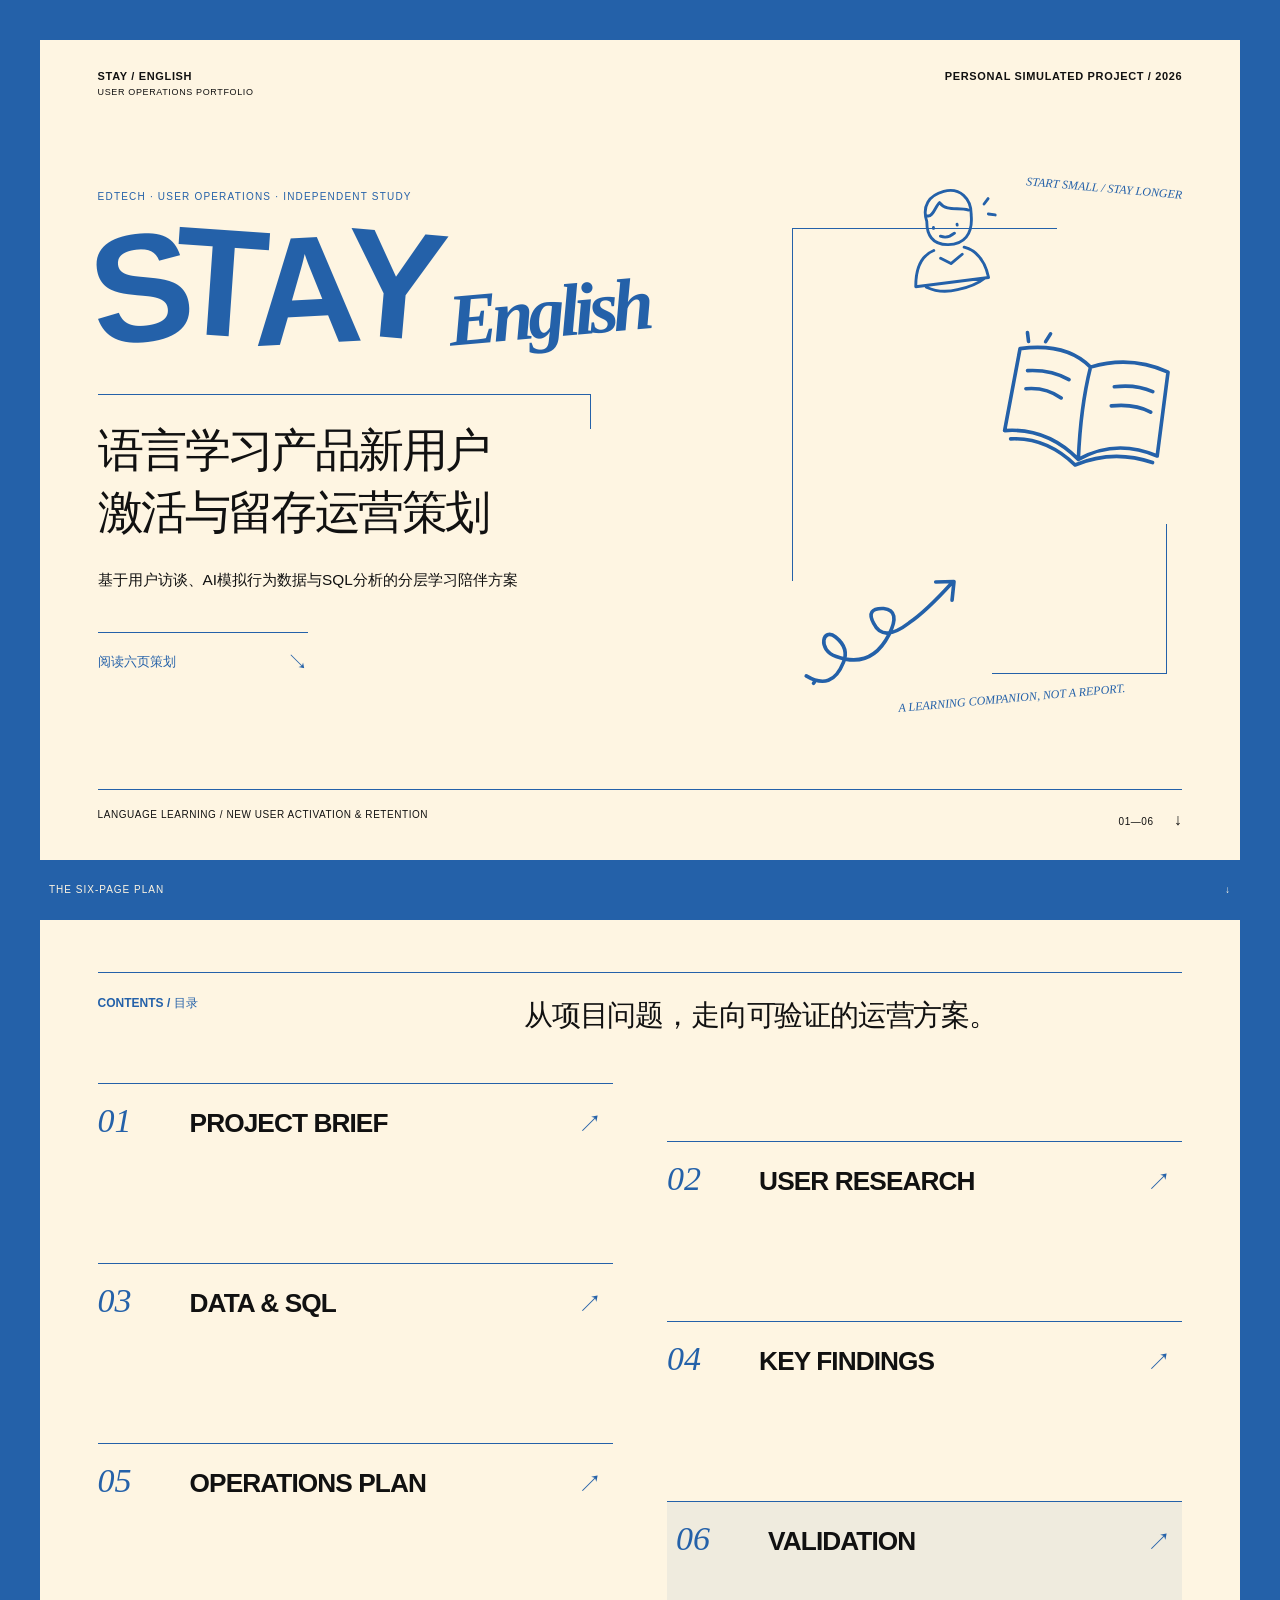
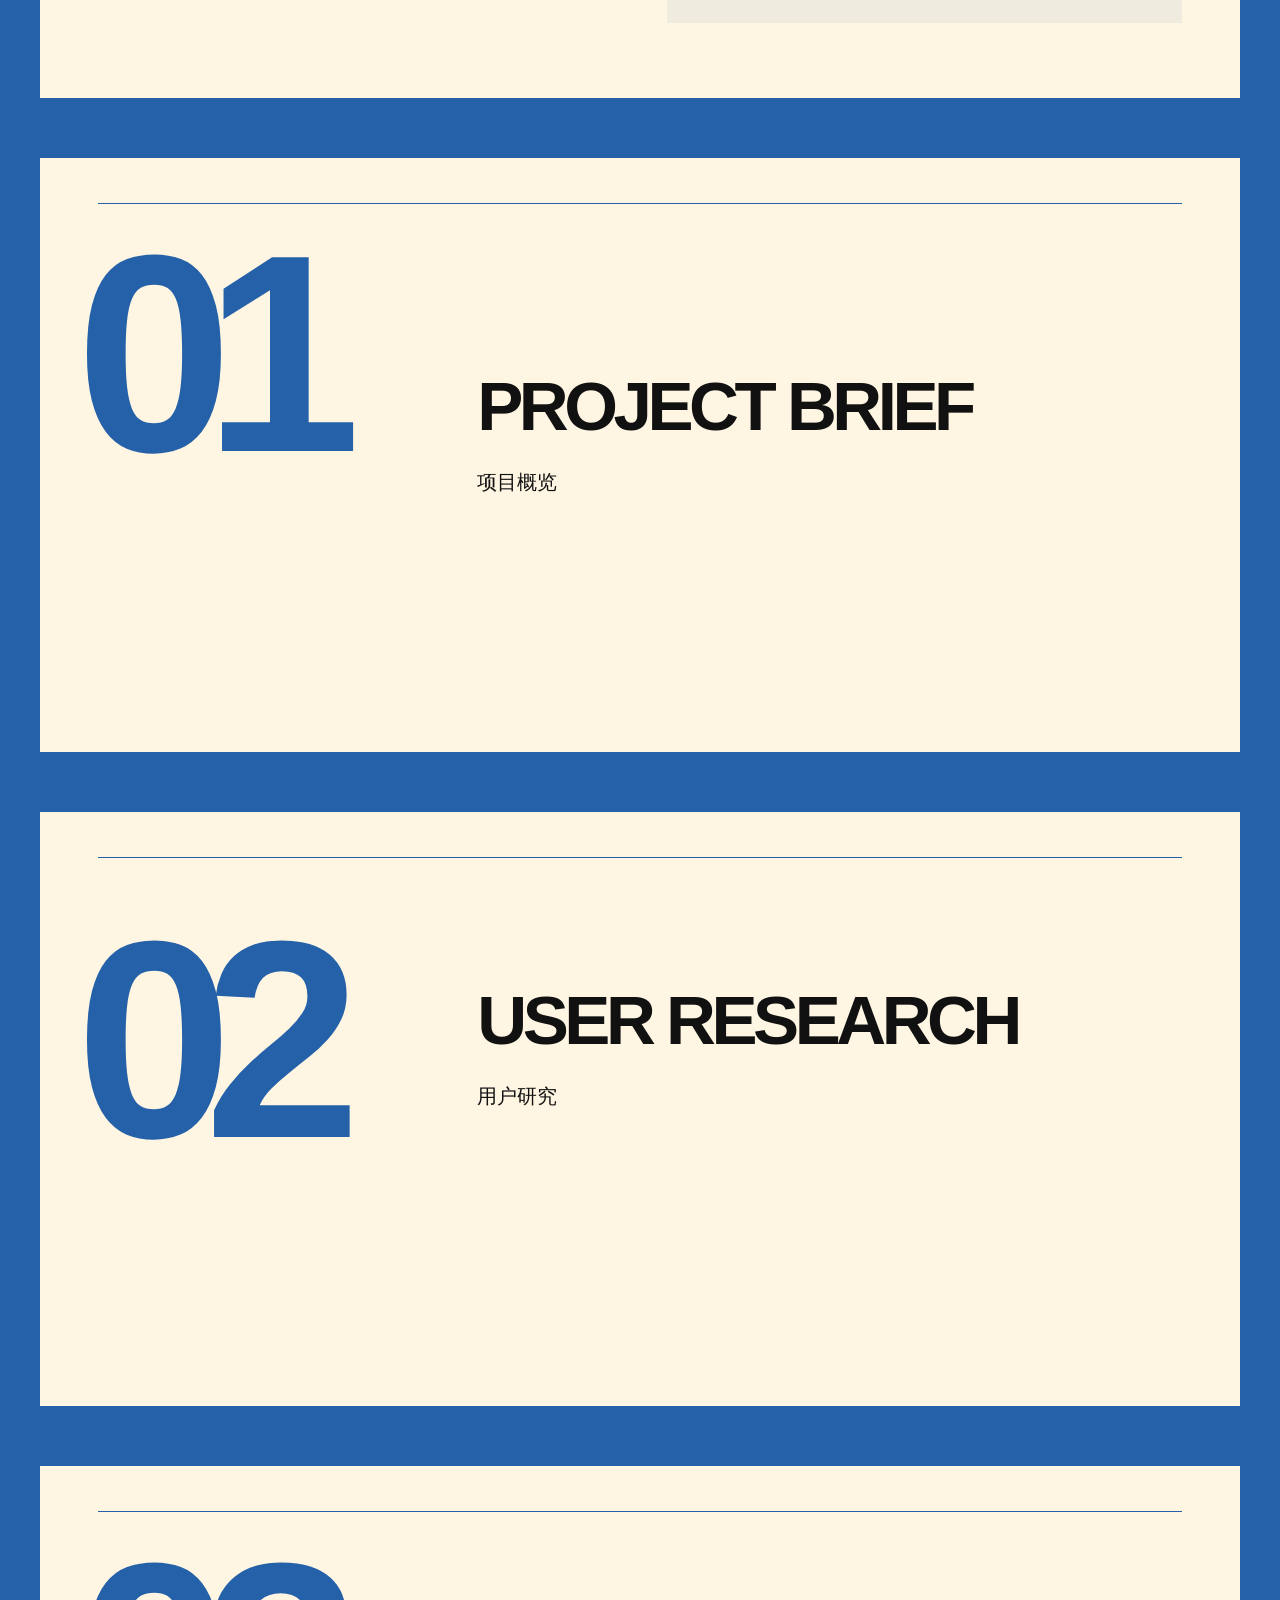
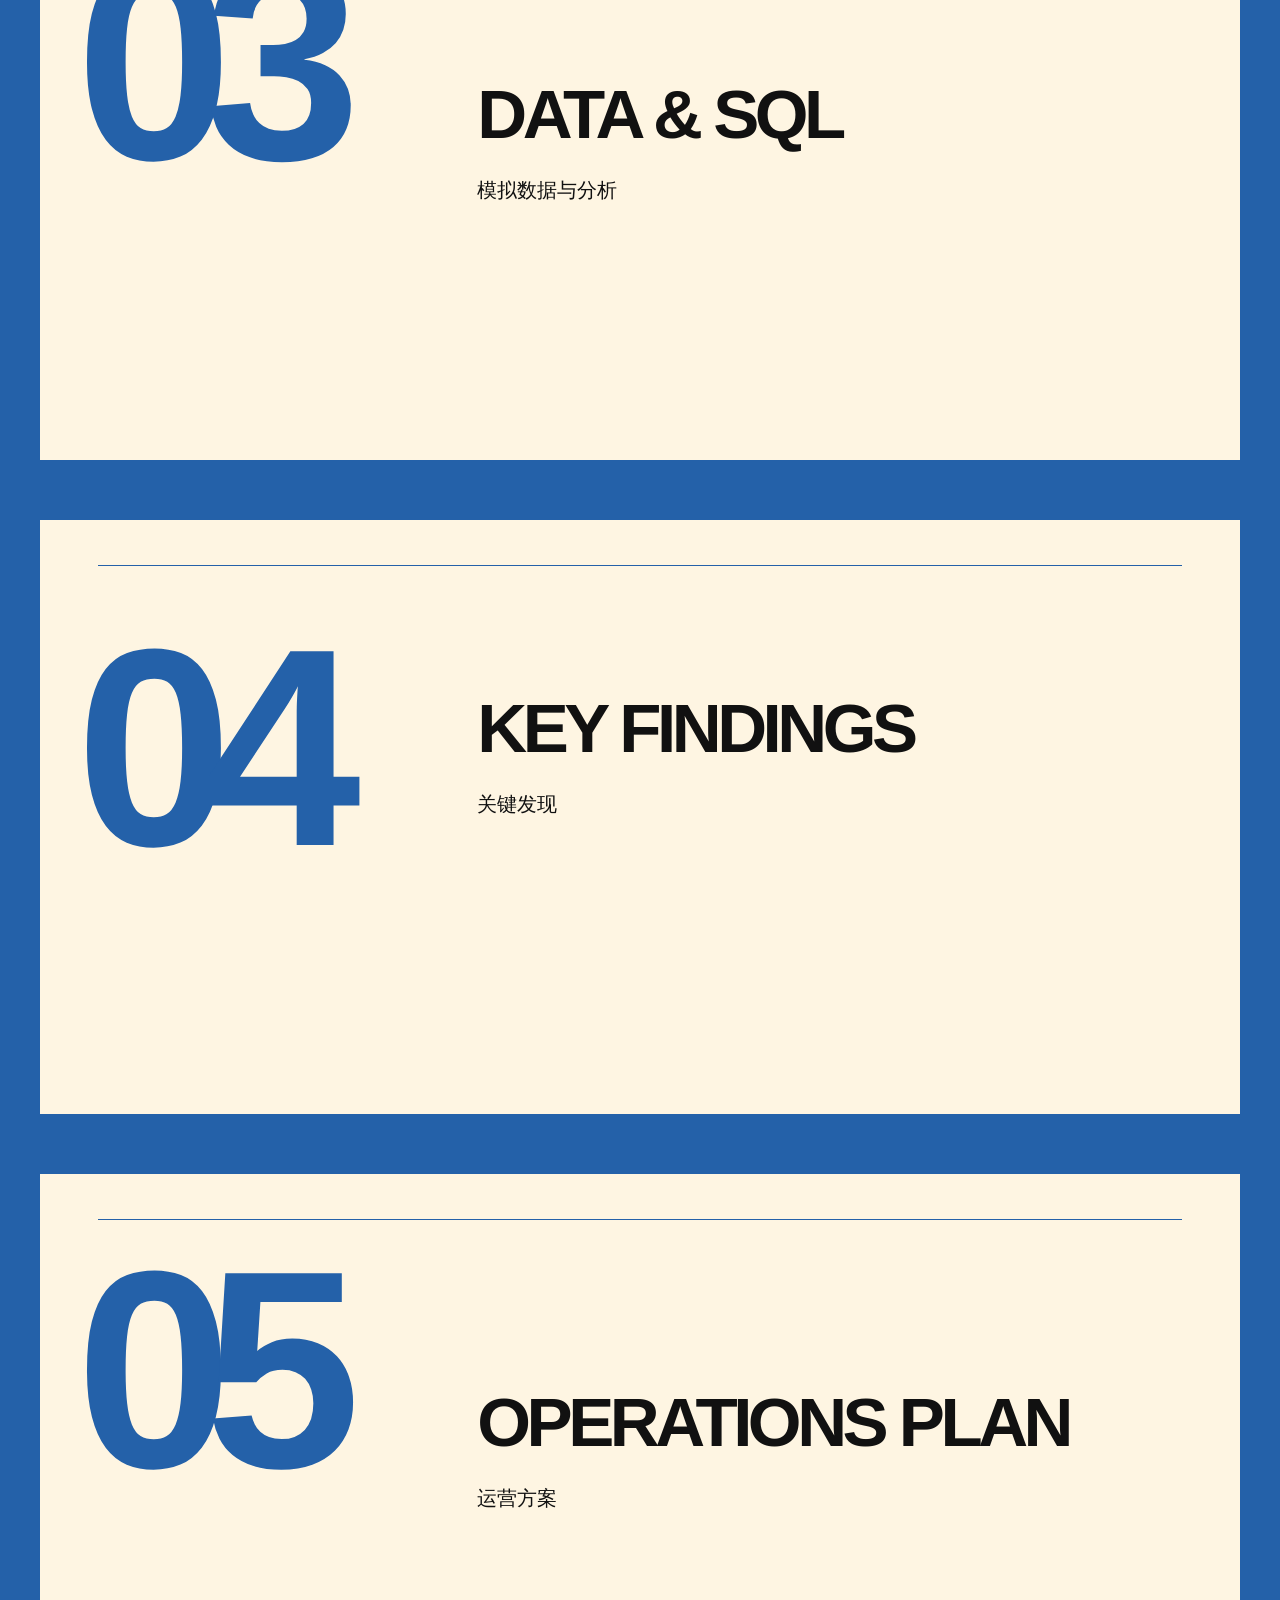
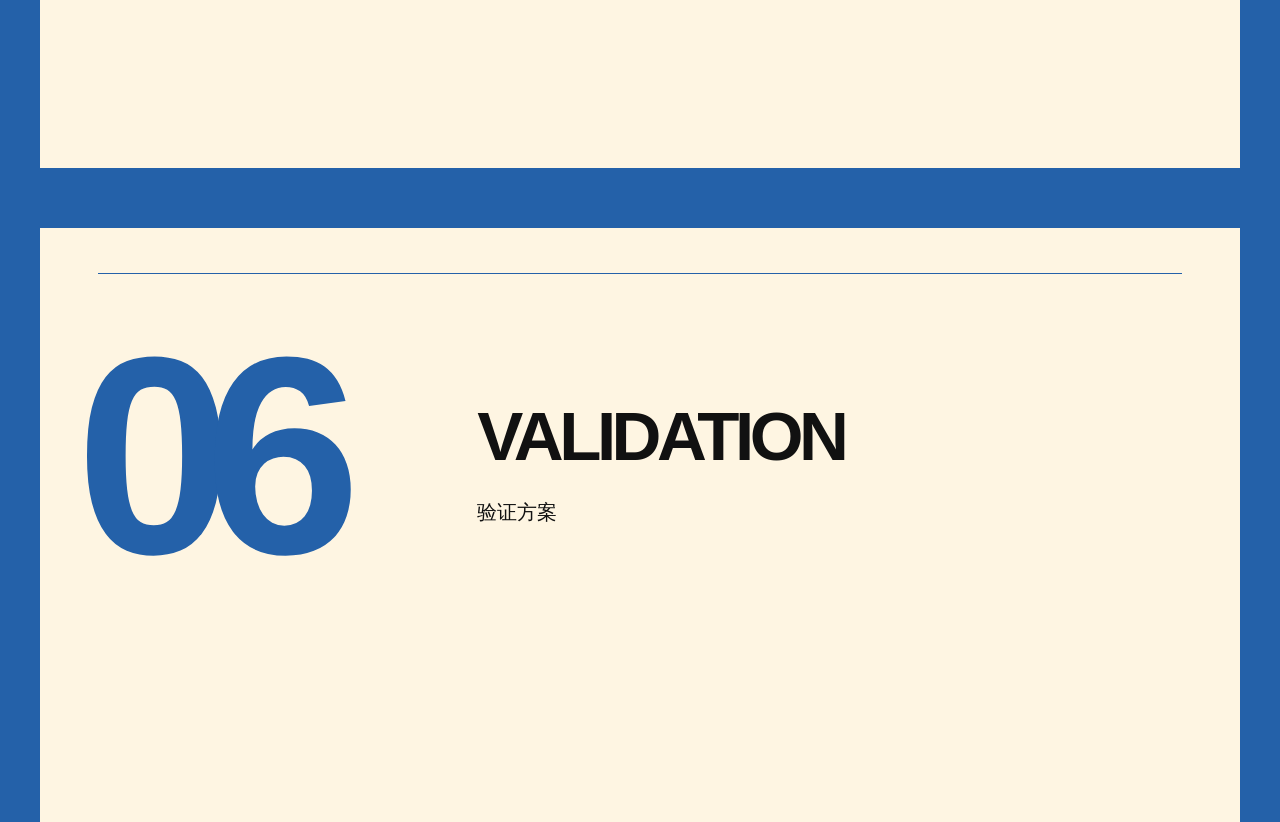
<file: portfolio_v2/index.html>
<!doctype html>
<html lang="zh-CN">
<head>
  <meta charset="utf-8">
  <meta name="viewport" content="width=device-width, initial-scale=1">
  <meta name="theme-color" content="#2461A9">
  <meta name="description" content="STAY English：语言学习产品新用户激活与留存运营策划，个人独立模拟项目。">
  <title>STAY English｜语言学习产品用户运营策划</title>
  <link rel="stylesheet" href="styles.css">
  <script src="app.js" defer></script>
</head>
<body>
  <a class="skip-link" href="#directory">跳至六页目录</a>
  <main class="portfolio">
    <section class="cover paper" id="top" aria-labelledby="cover-title">
      <header class="cover-masthead">
        <span class="masthead-name">STAY / ENGLISH<br><small>USER OPERATIONS PORTFOLIO</small></span>
        <span class="masthead-edition">PERSONAL SIMULATED PROJECT / 2026</span>
      </header>

      <div class="cover-main">
        <div class="cover-copy">
          <p class="eyebrow">EDTECH · USER OPERATIONS · INDEPENDENT STUDY</p>
          <h1 id="cover-title" aria-label="STAY English"><span class="stay-word" aria-hidden="true"><i>S</i><i>T</i><i>A</i><i>Y</i></span><span class="english-word" aria-hidden="true">English</span></h1>
          <span class="cover-rule" aria-hidden="true"></span>
          <p class="cover-title-cn">语言学习产品新用户<br>激活与留存运营策划</p>
          <p class="cover-subtitle">基于用户访谈、AI模拟行为数据与SQL分析的分层学习陪伴方案</p>
          <a class="cover-cta" href="#directory">阅读六页策划 <span aria-hidden="true">↘</span></a>
        </div>

        <div class="cover-art" aria-hidden="true">
          <span class="art-label art-label-top">START SMALL / STAY LONGER</span>
          <svg class="doodle doodle-person" viewBox="0 0 120 135" fill="none" stroke="currentColor" stroke-width="3" stroke-linecap="round" stroke-linejoin="round">
            <path d="M42 42C39 25 48 15 64 13C81 11 92 24 89 42C88 62 77 71 61 69C44 67 40 55 42 42Z M43 36C49 39 53 27 58 24C64 35 77 31 87 36 M48 49L48 50 M73 49L73 50 M54 59Q61 63 69 58 M45 73Q25 78 21 108L98 109Q96 82 77 74 M51 82L61 89L74 81 M32 110Q46 119 64 117Q82 116 94 109"/>
            <path d="M104 32L109 27 M107 43L114 45"/>
          </svg>
          <svg class="doodle doodle-book" viewBox="0 0 160 120" fill="none" stroke="currentColor" stroke-width="3" stroke-linecap="round" stroke-linejoin="round">
            <path d="M79 28Q56 11 19 22L17 91Q51 83 81 105Q109 83 145 92L143 22Q110 13 79 28Z M79 28Q76 62 81 105 M28 39Q47 35 63 41 M29 54Q45 50 59 57 M101 41Q118 36 133 40 M101 57Q120 52 134 57 M23 97Q52 91 79 110Q108 92 142 98"/>
            <path d="M25 15L23 8 M39 13L42 6"/>
          </svg>
          <svg class="doodle doodle-route" viewBox="0 0 160 100" fill="none" stroke="currentColor" stroke-width="3" stroke-linecap="round" stroke-linejoin="round">
            <path d="M10 77Q29 93 42 71Q49 60 39 49C30 39 22 57 37 65Q64 80 83 54Q96 36 82 32Q67 29 72 43Q77 60 101 47Q116 40 141 20 M128 17L143 19L139 34 M16 83L15 84"/>
          </svg>
          <span class="art-label art-label-bottom">A LEARNING COMPANION, NOT A REPORT.</span>
        </div>
      </div>

      <div class="cover-bottom"><span>LANGUAGE LEARNING / NEW USER ACTIVATION &amp; RETENTION</span><span>01—06 <b>↓</b></span></div>
    </section>

    <div class="blue-gutter" aria-hidden="true"><span>THE SIX-PAGE PLAN</span><span>↓</span></div>

    <nav class="directory paper" id="directory" aria-label="六页目录">
      <div class="directory-heading"><span>CONTENTS / 目录</span><p>从项目问题，走向可验证的运营方案。</p></div>
      <ol class="directory-list">
        <li><a href="#project-brief"><span class="directory-number">01</span><span class="directory-title">PROJECT BRIEF</span><span class="directory-arrow" aria-hidden="true">↗</span></a></li>
        <li><a href="#user-research"><span class="directory-number">02</span><span class="directory-title">USER RESEARCH</span><span class="directory-arrow" aria-hidden="true">↗</span></a></li>
        <li><a href="#data-sql"><span class="directory-number">03</span><span class="directory-title">DATA &amp; SQL</span><span class="directory-arrow" aria-hidden="true">↗</span></a></li>
        <li><a href="#key-findings"><span class="directory-number">04</span><span class="directory-title">KEY FINDINGS</span><span class="directory-arrow" aria-hidden="true">↗</span></a></li>
        <li><a href="#operations-plan"><span class="directory-number">05</span><span class="directory-title">OPERATIONS PLAN</span><span class="directory-arrow" aria-hidden="true">↗</span></a></li>
        <li><a href="#validation"><span class="directory-number">06</span><span class="directory-title">VALIDATION</span><span class="directory-arrow" aria-hidden="true">↗</span></a></li>
      </ol>
    </nav>

    <div class="blue-gutter" aria-hidden="true"></div>
    <section class="chapter paper" id="project-brief" aria-labelledby="project-brief-title"><span class="chapter-number" aria-hidden="true">01</span><h2 id="project-brief-title">PROJECT BRIEF</h2><p>项目概览</p></section>
    <div class="blue-gutter" aria-hidden="true"></div>
    <section class="chapter paper" id="user-research" aria-labelledby="user-research-title"><span class="chapter-number" aria-hidden="true">02</span><h2 id="user-research-title">USER RESEARCH</h2><p>用户研究</p></section>
    <div class="blue-gutter" aria-hidden="true"></div>
    <section class="chapter paper" id="data-sql" aria-labelledby="data-sql-title"><span class="chapter-number" aria-hidden="true">03</span><h2 id="data-sql-title">DATA &amp; SQL</h2><p>模拟数据与分析</p></section>
    <div class="blue-gutter" aria-hidden="true"></div>
    <section class="chapter paper" id="key-findings" aria-labelledby="key-findings-title"><span class="chapter-number" aria-hidden="true">04</span><h2 id="key-findings-title">KEY FINDINGS</h2><p>关键发现</p></section>
    <div class="blue-gutter" aria-hidden="true"></div>
    <section class="chapter paper" id="operations-plan" aria-labelledby="operations-plan-title"><span class="chapter-number" aria-hidden="true">05</span><h2 id="operations-plan-title">OPERATIONS PLAN</h2><p>运营方案</p></section>
    <div class="blue-gutter" aria-hidden="true"></div>
    <section class="chapter paper" id="validation" aria-labelledby="validation-title"><span class="chapter-number" aria-hidden="true">06</span><h2 id="validation-title">VALIDATION</h2><p>验证方案</p></section>
  </main>
</body>
</html>
</file>
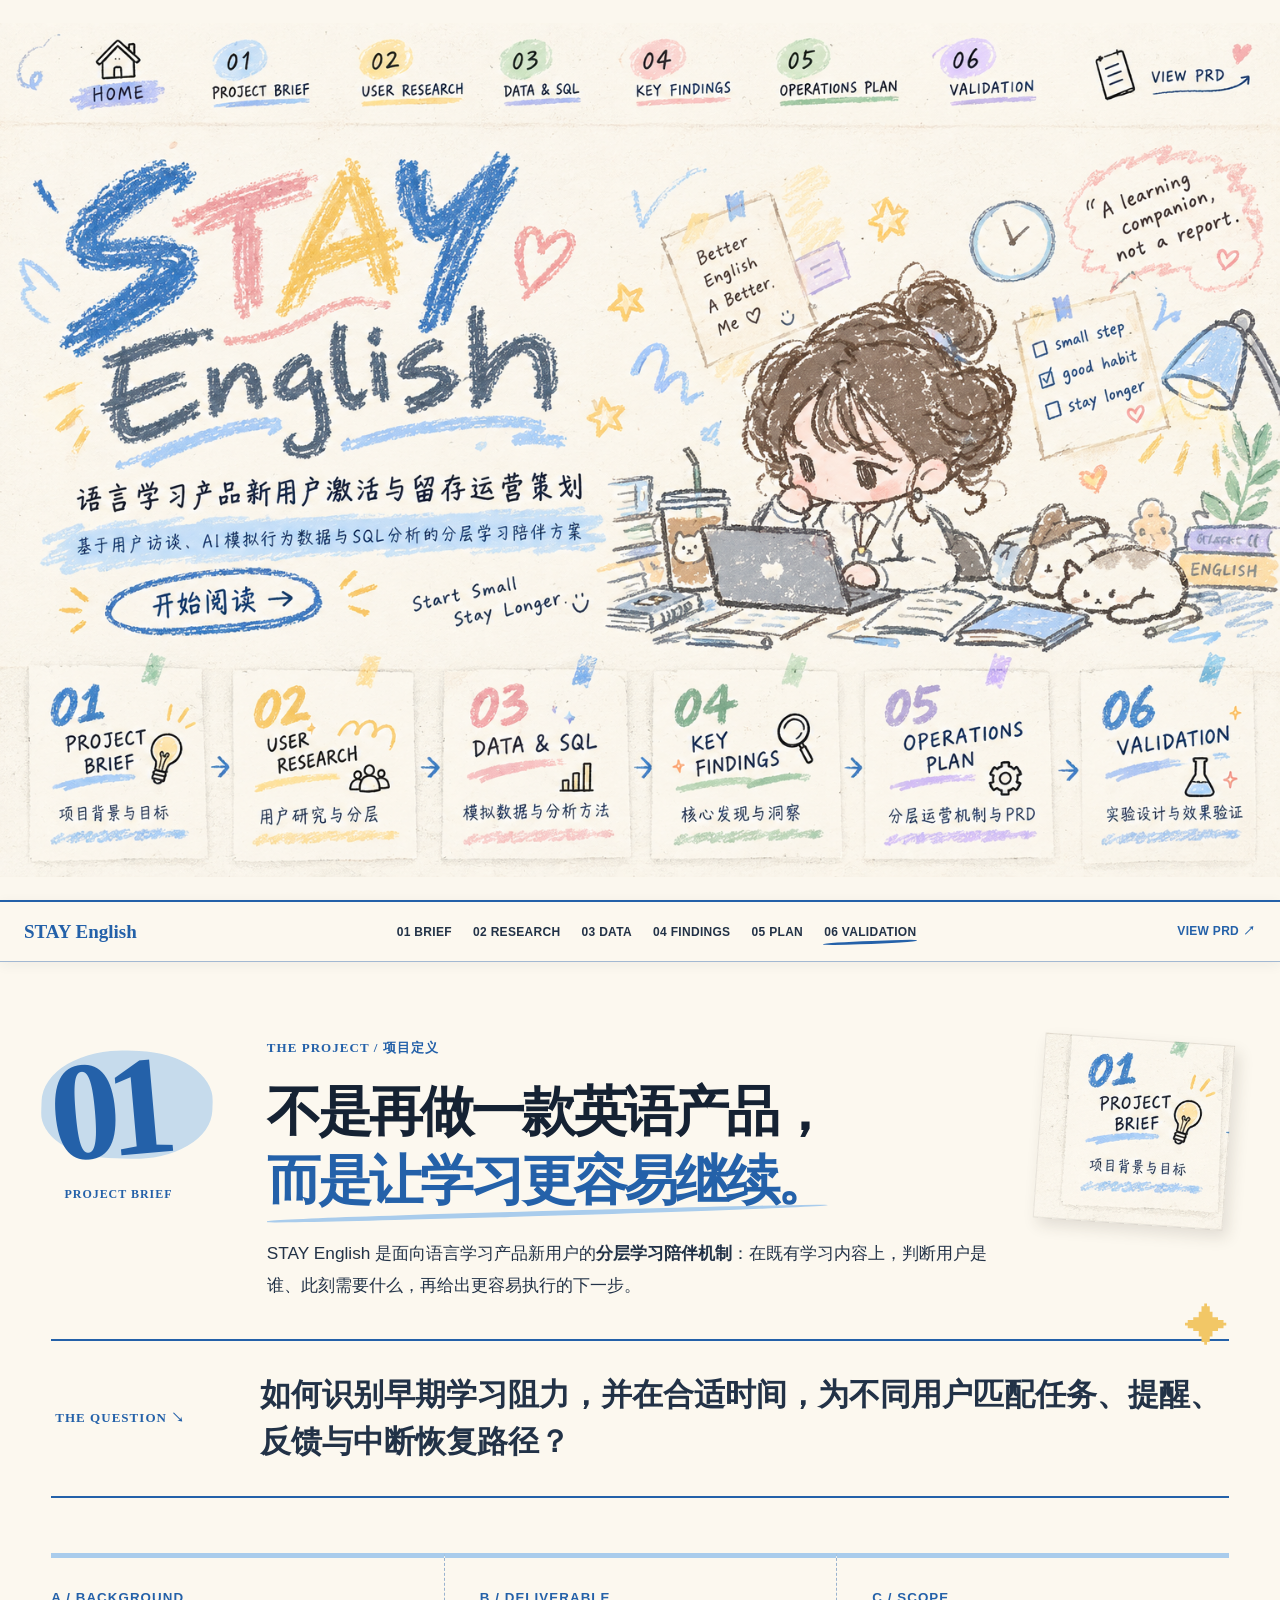
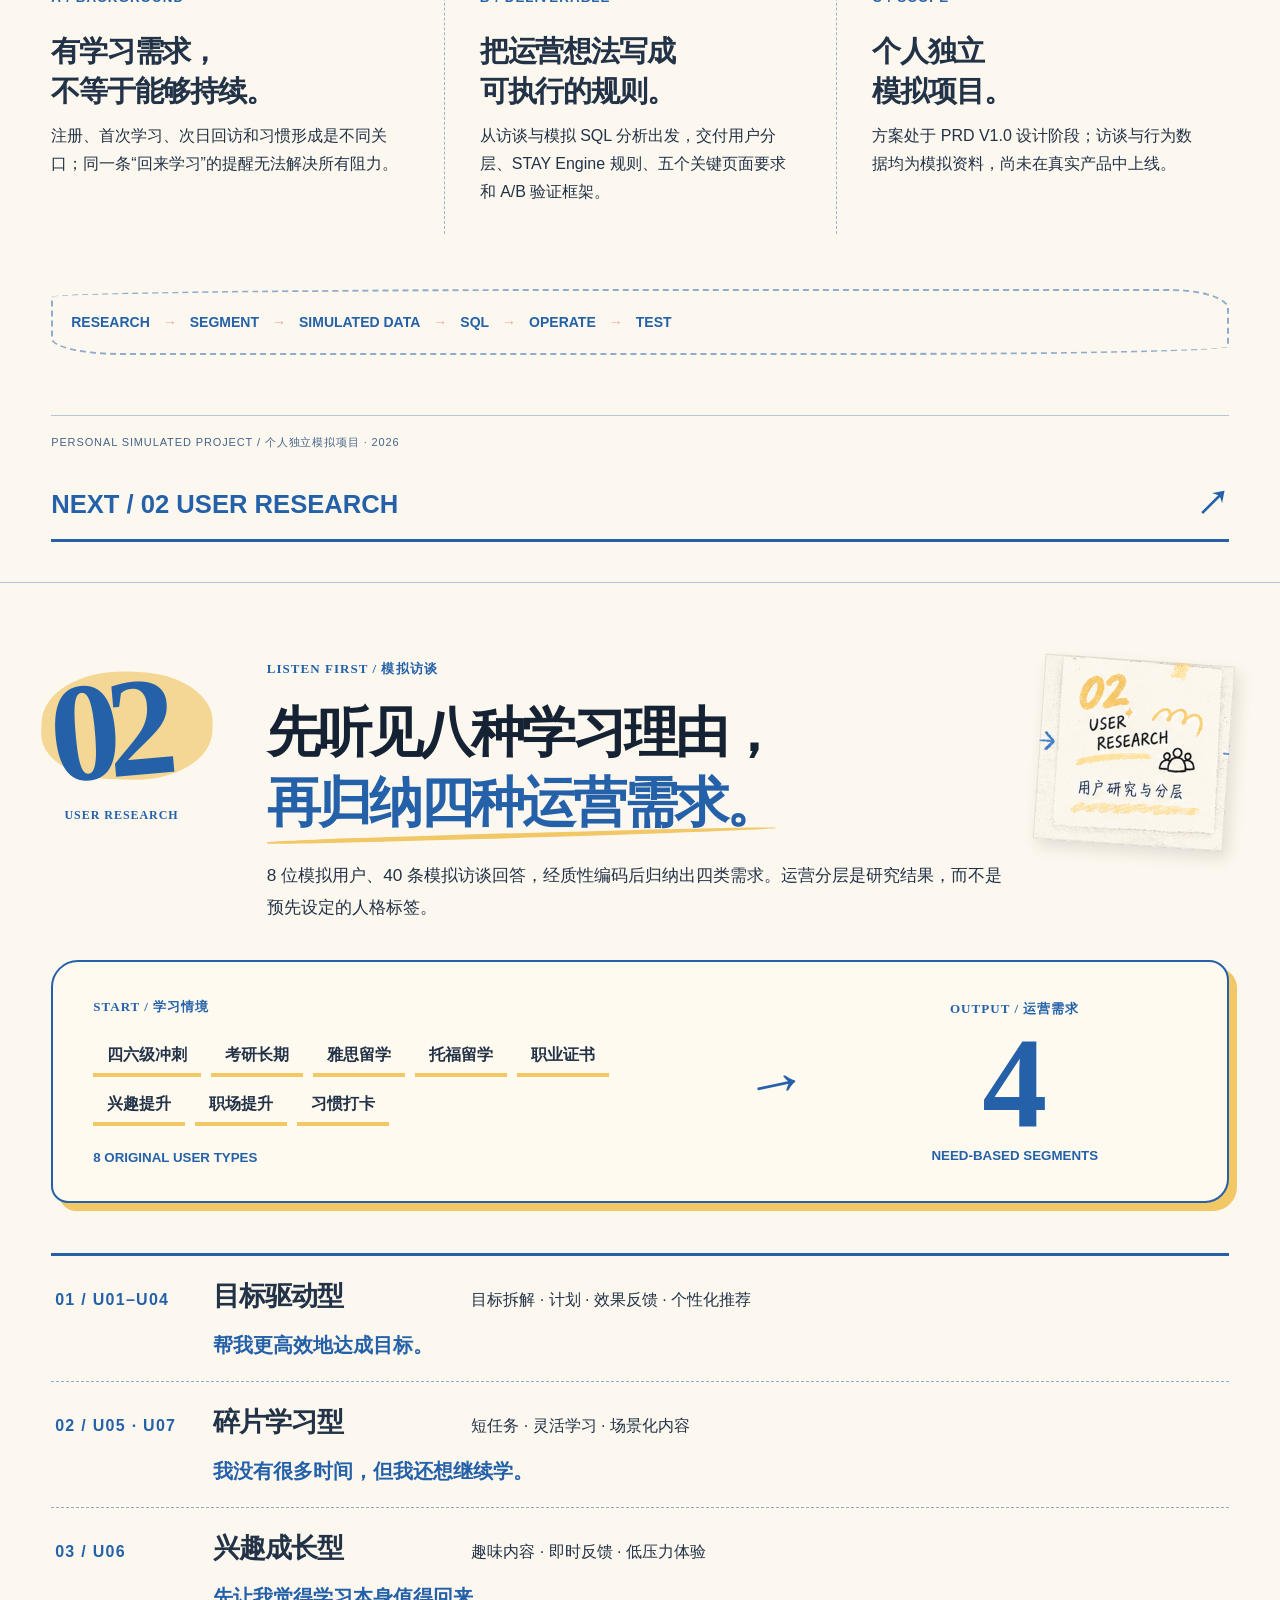
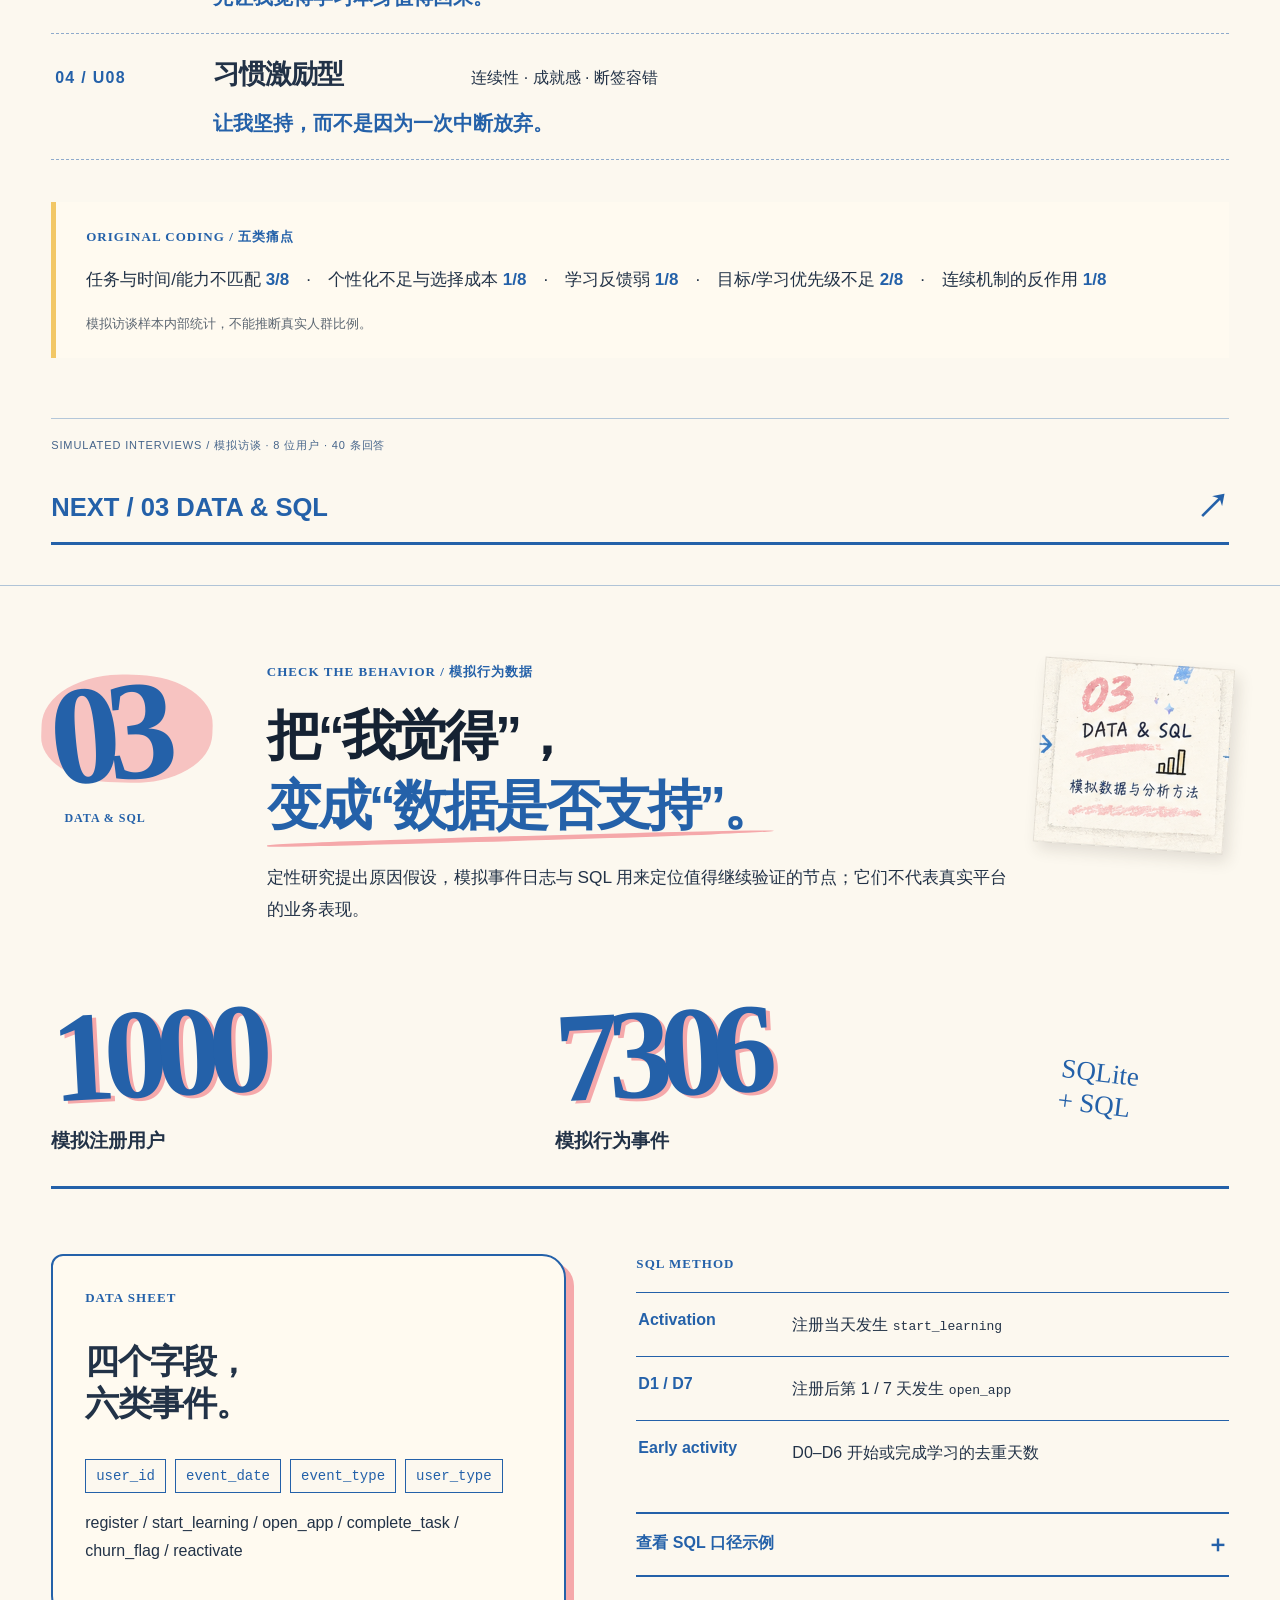
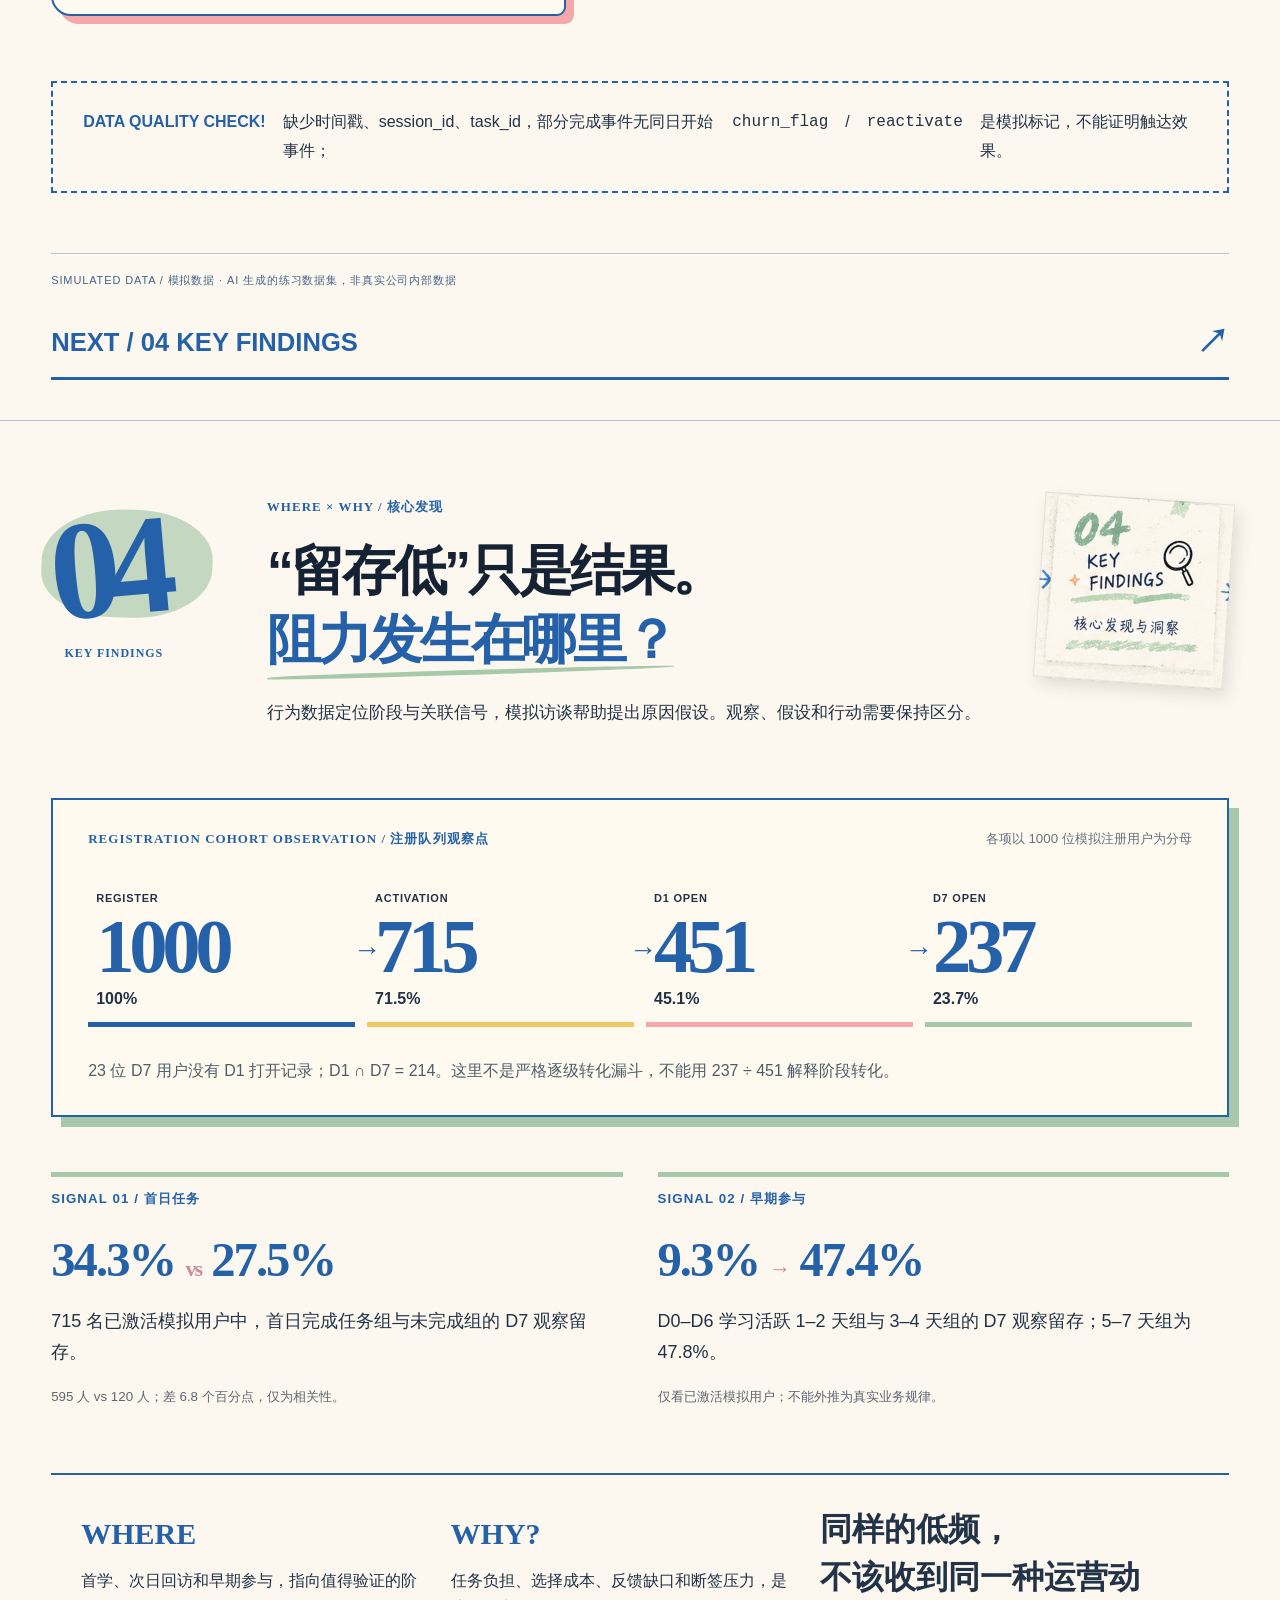
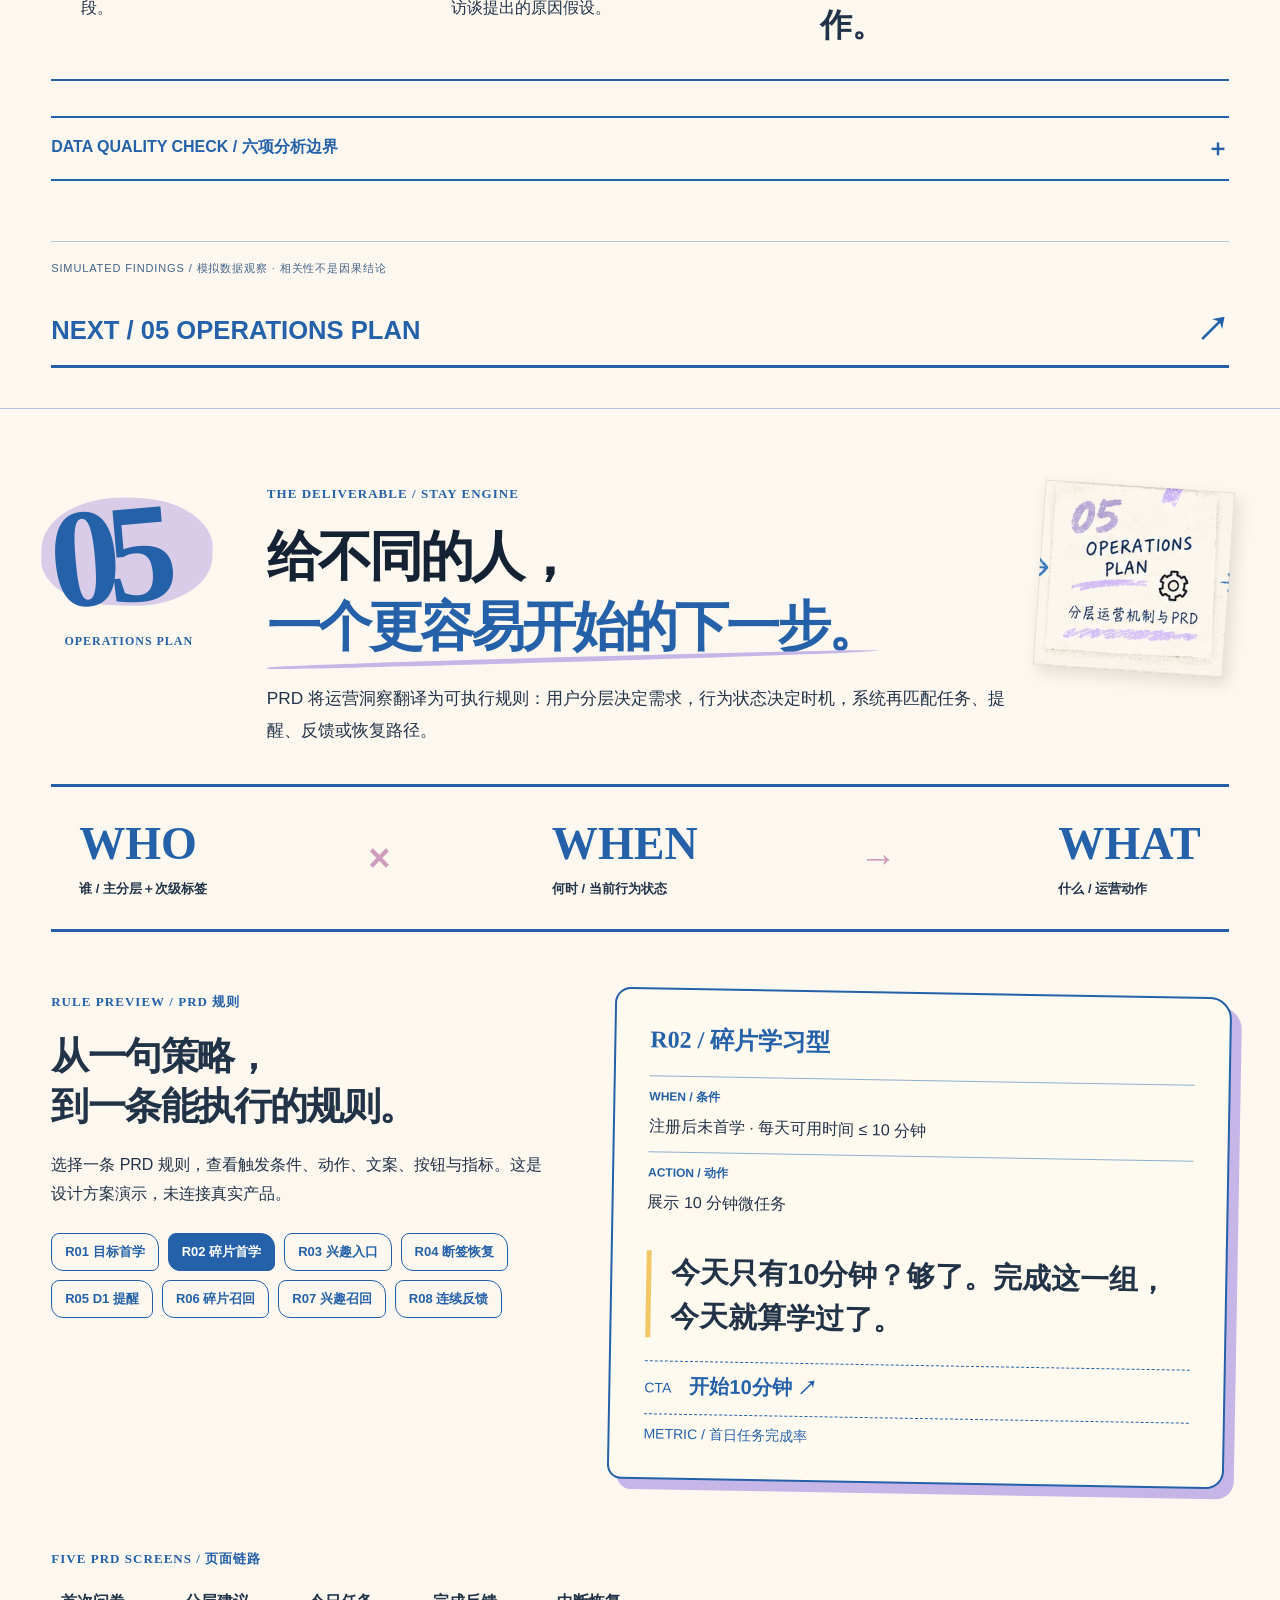
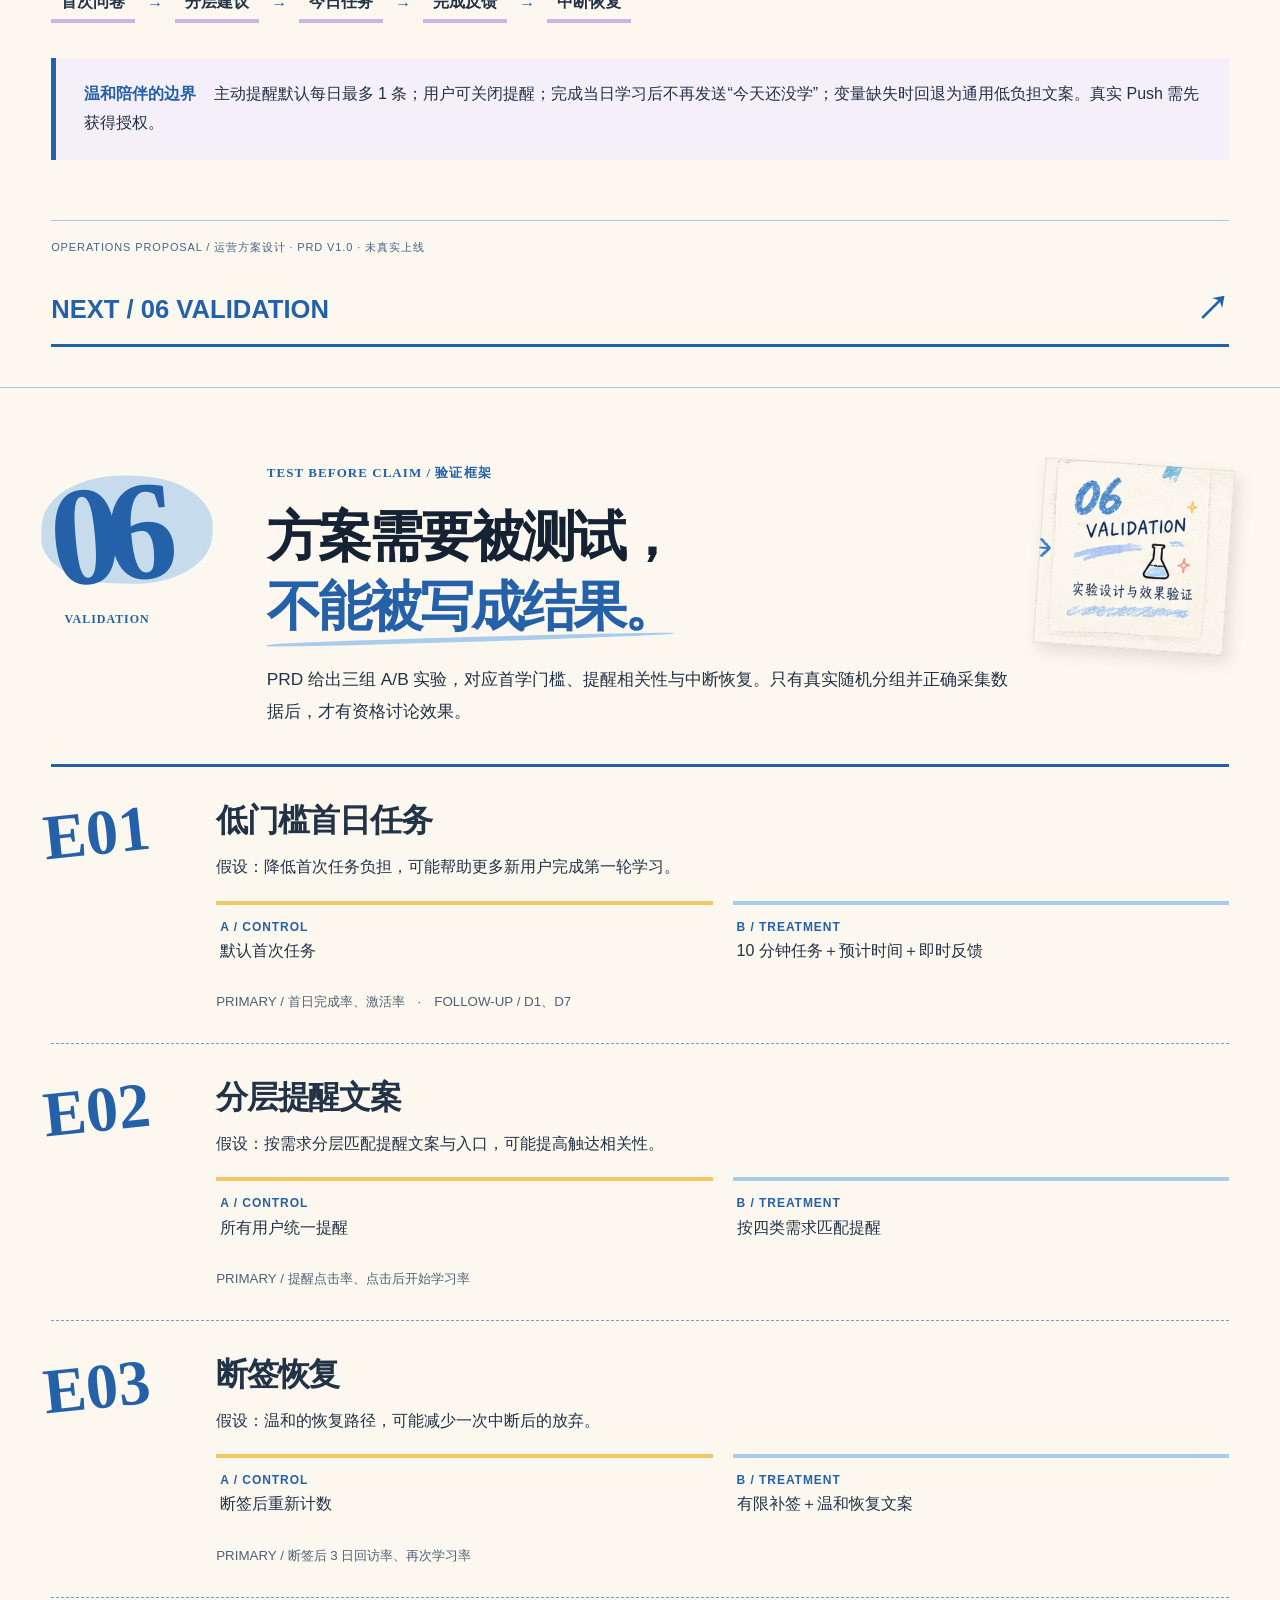
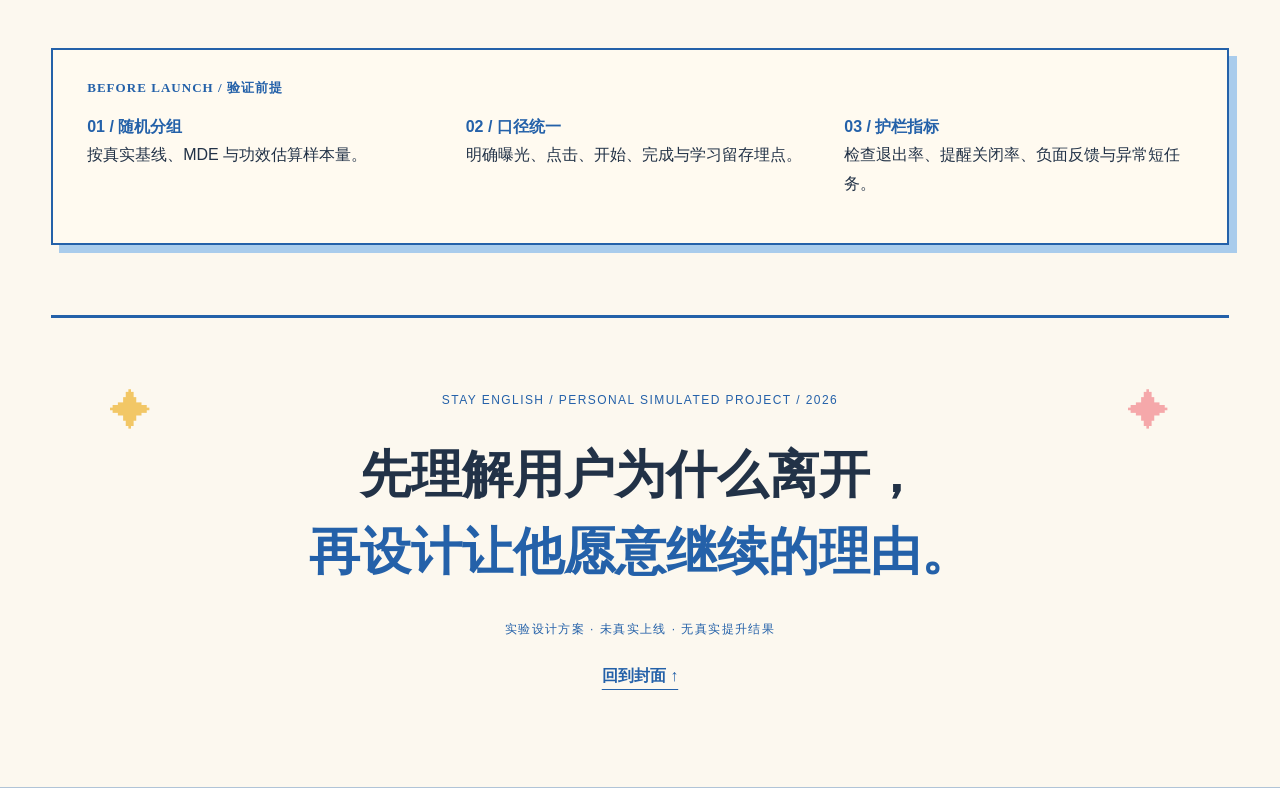
<file: portfolio_v3/index.html>
<!doctype html>
<html lang="zh-CN"><head><meta charset="utf-8"><meta name="viewport" content="width=device-width,initial-scale=1"><meta name="theme-color" content="#FBF7EE"><meta name="description" content="STAY English：语言学习产品新用户激活与留存运营策划，个人独立模拟项目。"><title>STAY English｜语言学习产品新用户激活与留存运营策划</title><link rel="icon" type="image/svg+xml" href="data:image/svg+xml,%3Csvg xmlns=%27http://www.w3.org/2000/svg%27 viewBox=%270 0 64 64%27%3E%3Crect width=%2764%27 height=%2764%27 rx=%2714%27 fill=%27%23fcf8ef%27/%3E%3Cpath d=%27M15 18 Q41 9 45 20 Q44 27 29 31 Q11 36 18 45 Q25 54 49 43%27 fill=%27none%27 stroke=%27%232461a9%27 stroke-width=%279%27 stroke-linecap=%27round%27/%3E%3C/svg%3E"><link rel="stylesheet" href="styles.css"><script src="app.js" defer></script></head>
<body><a class="skip-link" href="#project-brief">跳至 01 PROJECT BRIEF</a><main>
<section id="home" class="cover-section" aria-label="STAY English 首页封面"><div class="cover-frame"><img class="cover-original" src="assets/cover-final.png" width="1536" height="1024" alt="STAY English 语言学习产品新用户激活与留存运营策划封面：蜡笔手绘的学习场景与六个章节入口" fetchpriority="high"><div class="title-wipe title-wipe-stay" aria-hidden="true"></div><div class="title-wipe title-wipe-english" aria-hidden="true"></div><nav class="cover-hotspots" aria-label="封面导航、开始阅读与六个章节入口"><a class="hotspot " href="#home" aria-label="HOME" style="--x:5.5339%;--y:0.0000%;--w:8.3333%;--h:10.9375%"></a><a class="hotspot " href="#project-brief" aria-label="01 PROJECT BRIEF" style="--x:14.8438%;--y:0.0000%;--w:11.3932%;--h:10.9375%"></a><a class="hotspot " href="#user-research" aria-label="02 USER RESEARCH" style="--x:26.6927%;--y:0.0000%;--w:11.7188%;--h:10.9375%"></a><a class="hotspot " href="#data-sql" aria-label="03 DATA &amp; SQL" style="--x:38.0859%;--y:0.0000%;--w:10.4167%;--h:10.9375%"></a><a class="hotspot " href="#key-findings" aria-label="04 KEY FINDINGS" style="--x:48.5026%;--y:0.0000%;--w:10.2865%;--h:10.9375%"></a><a class="hotspot " href="#operations-plan" aria-label="05 OPERATIONS PLAN" style="--x:58.9193%;--y:0.0000%;--w:12.6953%;--h:10.9375%"></a><a class="hotspot " href="#validation" aria-label="06 VALIDATION" style="--x:71.6146%;--y:0.0000%;--w:11.2630%;--h:10.9375%"></a><a class="hotspot " href="assets/STAY_English_PRD.docx" aria-label="VIEW PRD，下载 Word 文档" style="--x:84.3099%;--y:0.0000%;--w:14.9740%;--h:10.9375%" download></a><a class="hotspot " href="#project-brief" aria-label="开始阅读" style="--x:5.9245%;--y:62.4023%;--w:20.8333%;--h:10.9375%"></a><a class="hotspot " href="#project-brief" aria-label="01 PROJECT BRIEF" style="--x:1.3021%;--y:75.1953%;--w:14.6484%;--h:23.9258%"></a><a class="hotspot " href="#user-research" aria-label="02 USER RESEARCH" style="--x:16.6016%;--y:75.1953%;--w:15.6250%;--h:23.9258%"></a><a class="hotspot " href="#data-sql" aria-label="03 DATA &amp; SQL" style="--x:33.0729%;--y:75.1953%;--w:15.9505%;--h:23.9258%"></a><a class="hotspot " href="#key-findings" aria-label="04 KEY FINDINGS" style="--x:49.6094%;--y:75.1953%;--w:16.1458%;--h:23.9258%"></a><a class="hotspot " href="#operations-plan" aria-label="05 OPERATIONS PLAN" style="--x:66.0156%;--y:75.1953%;--w:15.8203%;--h:23.9258%"></a><a class="hotspot " href="#validation" aria-label="06 VALIDATION" style="--x:82.0312%;--y:75.1953%;--w:17.1875%;--h:23.9258%"></a></nav></div>
<div class="mobile-zoom" aria-label="手机端放大浏览封面入口"><div class="mobile-nav-scroll"><div class="mobile-nav-canvas"><img src="assets/cover-final.png" width="1536" height="1024" alt="" aria-hidden="true"><nav aria-label="放大的封面导航"><a class="hotspot mobile-nav-hotspot" href="#home" aria-label="HOME" style="--x:5.5339%;--y:0.0000%;--w:8.3333%;--h:10.9375%"></a><a class="hotspot mobile-nav-hotspot" href="#project-brief" aria-label="01 PROJECT BRIEF" style="--x:14.8438%;--y:0.0000%;--w:11.3932%;--h:10.9375%"></a><a class="hotspot mobile-nav-hotspot" href="#user-research" aria-label="02 USER RESEARCH" style="--x:26.6927%;--y:0.0000%;--w:11.7188%;--h:10.9375%"></a><a class="hotspot mobile-nav-hotspot" href="#data-sql" aria-label="03 DATA &amp; SQL" style="--x:38.0859%;--y:0.0000%;--w:10.4167%;--h:10.9375%"></a><a class="hotspot mobile-nav-hotspot" href="#key-findings" aria-label="04 KEY FINDINGS" style="--x:48.5026%;--y:0.0000%;--w:10.2865%;--h:10.9375%"></a><a class="hotspot mobile-nav-hotspot" href="#operations-plan" aria-label="05 OPERATIONS PLAN" style="--x:58.9193%;--y:0.0000%;--w:12.6953%;--h:10.9375%"></a><a class="hotspot mobile-nav-hotspot" href="#validation" aria-label="06 VALIDATION" style="--x:71.6146%;--y:0.0000%;--w:11.2630%;--h:10.9375%"></a><a class="hotspot mobile-nav-hotspot" href="assets/STAY_English_PRD.docx" aria-label="VIEW PRD，下载 Word 文档" style="--x:84.3099%;--y:0.0000%;--w:14.9740%;--h:10.9375%" download></a></nav></div></div><div class="mobile-cta"><a href="#project-brief" aria-label="开始阅读，跳转 01 PROJECT BRIEF"></a></div><nav class="mobile-card-grid" aria-label="放大的六个章节卡片"><a class="mobile-card" href="#project-brief" aria-label="01 PROJECT BRIEF" style="--position:0%"></a><a class="mobile-card" href="#user-research" aria-label="02 USER RESEARCH" style="--position:20%"></a><a class="mobile-card" href="#data-sql" aria-label="03 DATA &amp; SQL" style="--position:40%"></a><a class="mobile-card" href="#key-findings" aria-label="04 KEY FINDINGS" style="--position:60%"></a><a class="mobile-card" href="#operations-plan" aria-label="05 OPERATIONS PLAN" style="--position:80%"></a><a class="mobile-card" href="#validation" aria-label="06 VALIDATION" style="--position:100%"></a></nav></div></section>
<nav class="reading-nav" aria-label="作品集章节导航">
  <a class="reading-brand" href="#home">STAY English</a>
  <div class="reading-links"><a href="#project-brief">01 <span>BRIEF</span></a><a href="#user-research">02 <span>RESEARCH</span></a><a href="#data-sql">03 <span>DATA</span></a><a href="#key-findings">04 <span>FINDINGS</span></a><a href="#operations-plan">05 <span>PLAN</span></a><a href="#validation">06 <span>VALIDATION</span></a></div>
  <a class="reading-prd" href="assets/STAY_English_PRD.docx" download>VIEW PRD ↗</a>
</nav>
<section class="chapter brief" id="project-brief" aria-labelledby="brief-title">
  <div class="chapter-shell">
    <header class="chapter-head reveal"><div class="chapter-no">01<span>PROJECT BRIEF</span></div><div class="chapter-title"><p class="eyebrow">THE PROJECT / 项目定义</p><h2 id="brief-title">不是再做一款英语产品，<br><em>而是让学习更容易继续。</em></h2><p>STAY English 是面向语言学习产品新用户的<strong>分层学习陪伴机制</strong>：在既有学习内容上，判断用户是谁、此刻需要什么，再给出更容易执行的下一步。</p></div><div class="cover-sticker sticker-01" role="img" aria-label="封面设计稿中的手绘项目卡片"></div></header>
    <div class="question-banner reveal"><span class="hand-label">THE QUESTION ↘</span><p>如何识别早期学习阻力，并在合适时间，为不同用户匹配任务、提醒、反馈与中断恢复路径？</p></div>
    <div class="brief-columns"><article class="paper-column reveal"><small>A / BACKGROUND</small><h3>有学习需求，<br>不等于能够持续。</h3><p>注册、首次学习、次日回访和习惯形成是不同关口；同一条“回来学习”的提醒无法解决所有阻力。</p></article><article class="paper-column reveal"><small>B / DELIVERABLE</small><h3>把运营想法写成<br>可执行的规则。</h3><p>从访谈与模拟 SQL 分析出发，交付用户分层、STAY Engine 规则、五个关键页面要求和 A/B 验证框架。</p></article><article class="paper-column reveal"><small>C / SCOPE</small><h3>个人独立<br>模拟项目。</h3><p>方案处于 PRD V1.0 设计阶段；访谈与行为数据均为模拟资料，尚未在真实产品中上线。</p></article></div>
    <div class="flow-line reveal"><span>RESEARCH</span><b>→</b><span>SEGMENT</span><b>→</b><span>SIMULATED DATA</span><b>→</b><span>SQL</span><b>→</b><span>OPERATE</span><b>→</b><span>TEST</span></div>
    <p class="sim-note">PERSONAL SIMULATED PROJECT / 个人独立模拟项目 · 2026</p><a class="chapter-next" href="#user-research">NEXT / 02 USER RESEARCH <b>↗</b></a>
  </div>
</section>
<section class="chapter research" id="user-research" aria-labelledby="research-title">
  <div class="chapter-shell">
    <header class="chapter-head reveal"><div class="chapter-no">02<span>USER RESEARCH</span></div><div class="chapter-title"><p class="eyebrow">LISTEN FIRST / 模拟访谈</p><h2 id="research-title">先听见八种学习理由，<br><em>再归纳四种运营需求。</em></h2><p>8 位模拟用户、40 条模拟访谈回答，经质性编码后归纳出四类需求。运营分层是研究结果，而不是预先设定的人格标签。</p></div><div class="cover-sticker sticker-02" role="img" aria-label="封面设计稿中的手绘研究卡片"></div></header>
    <div class="research-mapping reveal"><div><span class="hand-label">START / 学习情境</span><p class="type-cloud"><span>四六级冲刺</span><span>考研长期</span><span>雅思留学</span><span>托福留学</span><span>职业证书</span><span>兴趣提升</span><span>职场提升</span><span>习惯打卡</span></p><small>8 ORIGINAL USER TYPES</small></div><strong aria-hidden="true">→</strong><div class="mapping-result"><span class="hand-label">OUTPUT / 运营需求</span><b>4</b><small>NEED-BASED SEGMENTS</small></div></div>
    <div class="segment-list"><article class="segment-row reveal"><span>01 / U01–U04</span><h3>目标驱动型</h3><p>目标拆解 · 计划 · 效果反馈 · 个性化推荐</p><em>帮我更高效地达成目标。</em></article><article class="segment-row reveal"><span>02 / U05 · U07</span><h3>碎片学习型</h3><p>短任务 · 灵活学习 · 场景化内容</p><em>我没有很多时间，但我还想继续学。</em></article><article class="segment-row reveal"><span>03 / U06</span><h3>兴趣成长型</h3><p>趣味内容 · 即时反馈 · 低压力体验</p><em>先让我觉得学习本身值得回来。</em></article><article class="segment-row reveal"><span>04 / U08</span><h3>习惯激励型</h3><p>连续性 · 成就感 · 断签容错</p><em>让我坚持，而不是因为一次中断放弃。</em></article></div>
    <div class="research-foot reveal"><span class="hand-label">ORIGINAL CODING / 五类痛点</span><p>任务与时间/能力不匹配 <b>3/8</b>　·　个性化不足与选择成本 <b>1/8</b>　·　学习反馈弱 <b>1/8</b>　·　目标/学习优先级不足 <b>2/8</b>　·　连续机制的反作用 <b>1/8</b></p><small>模拟访谈样本内部统计，不能推断真实人群比例。</small></div>
    <p class="sim-note">SIMULATED INTERVIEWS / 模拟访谈 · 8 位用户 · 40 条回答</p><a class="chapter-next" href="#data-sql">NEXT / 03 DATA &amp; SQL <b>↗</b></a>
  </div>
</section>
<section class="chapter data" id="data-sql" aria-labelledby="data-title">
  <div class="chapter-shell">
    <header class="chapter-head reveal"><div class="chapter-no">03<span>DATA &amp; SQL</span></div><div class="chapter-title"><p class="eyebrow">CHECK THE BEHAVIOR / 模拟行为数据</p><h2 id="data-title">把“我觉得”，<br><em>变成“数据是否支持”。</em></h2><p>定性研究提出原因假设，模拟事件日志与 SQL 用来定位值得继续验证的节点；它们不代表真实平台的业务表现。</p></div><div class="cover-sticker sticker-03" role="img" aria-label="封面设计稿中的手绘数据卡片"></div></header>
    <div class="data-big reveal"><div><strong>1000</strong><span>模拟注册用户</span></div><div><strong>7306</strong><span>模拟行为事件</span></div><p>SQLite<br>+ SQL</p></div>
    <div class="data-method"><div class="schema-note reveal"><span class="hand-label">DATA SHEET</span><h3>四个字段，<br>六类事件。</h3><p class="field-list"><code>user_id</code><code>event_date</code><code>event_type</code><code>user_type</code></p><p>register / start_learning / open_app / complete_task / churn_flag / reactivate</p></div><div class="method-list reveal"><span class="hand-label">SQL METHOD</span><dl><div><dt>Activation</dt><dd>注册当天发生 <code>start_learning</code></dd></div><div><dt>D1 / D7</dt><dd>注册后第 1 / 7 天发生 <code>open_app</code></dd></div><div><dt>Early activity</dt><dd>D0–D6 开始或完成学习的去重天数</dd></div></dl><details class="detail-fold"><summary>查看 SQL 口径示例 <span>＋</span></summary><pre><code>MAX(CASE WHEN day_no = 0 AND event_type = 'start_learning' THEN 1 ELSE 0 END) AS activated,
MAX(CASE WHEN day_no = 1 AND event_type = 'open_app' THEN 1 ELSE 0 END) AS d1,
MAX(CASE WHEN day_no = 7 AND event_type = 'open_app' THEN 1 ELSE 0 END) AS d7</code></pre><small>摘自项目现有 <code>sql/funnel_analysis.sql</code>。</small></details></div></div>
    <p class="audit-callout reveal"><b>DATA QUALITY CHECK!</b> 缺少时间戳、session_id、task_id，部分完成事件无同日开始事件；<code>churn_flag</code> / <code>reactivate</code> 是模拟标记，不能证明触达效果。</p>
    <p class="sim-note">SIMULATED DATA / 模拟数据 · AI 生成的练习数据集，非真实公司内部数据</p><a class="chapter-next" href="#key-findings">NEXT / 04 KEY FINDINGS <b>↗</b></a>
  </div>
</section>
<section class="chapter findings" id="key-findings" aria-labelledby="findings-title">
  <div class="chapter-shell">
    <header class="chapter-head reveal"><div class="chapter-no">04<span>KEY FINDINGS</span></div><div class="chapter-title"><p class="eyebrow">WHERE × WHY / 核心发现</p><h2 id="findings-title">“留存低”只是结果。<br><em>阻力发生在哪里？</em></h2><p>行为数据定位阶段与关联信号，模拟访谈帮助提出原因假设。观察、假设和行动需要保持区分。</p></div><div class="cover-sticker sticker-04" role="img" aria-label="封面设计稿中的手绘发现卡片"></div></header>
    <div class="cohort-board reveal"><div class="cohort-heading"><span class="hand-label">REGISTRATION COHORT OBSERVATION / 注册队列观察点</span><small>各项以 1000 位模拟注册用户为分母</small></div><div class="cohort-points"><div><small>REGISTER</small><strong>1000</strong><span>100%</span></div><i>→</i><div><small>ACTIVATION</small><strong>715</strong><span>71.5%</span></div><i>→</i><div><small>D1 OPEN</small><strong>451</strong><span>45.1%</span></div><i>→</i><div><small>D7 OPEN</small><strong>237</strong><span>23.7%</span></div></div><p>23 位 D7 用户没有 D1 打开记录；D1 ∩ D7 = 214。这里不是严格逐级转化漏斗，不能用 237 ÷ 451 解释阶段转化。</p></div>
    <div class="signal-pair"><article class="signal reveal"><small>SIGNAL 01 / 首日任务</small><h3>34.3% <span>vs</span> 27.5%</h3><p>715 名已激活模拟用户中，首日完成任务组与未完成组的 D7 观察留存。</p><small>595 人 vs 120 人；差 6.8 个百分点，仅为相关性。</small></article><article class="signal reveal"><small>SIGNAL 02 / 早期参与</small><h3>9.3% <span>→</span> 47.4%</h3><p>D0–D6 学习活跃 1–2 天组与 3–4 天组的 D7 观察留存；5–7 天组为 47.8%。</p><small>仅看已激活模拟用户；不能外推为真实业务规律。</small></article></div>
    <div class="where-why reveal"><div><b>WHERE</b><p>首学、次日回访和早期参与，指向值得验证的阶段。</p></div><div><b>WHY?</b><p>任务负担、选择成本、反馈缺口和断签压力，是访谈提出的原因假设。</p></div><strong>同样的低频，<br>不该收到同一种运营动作。</strong></div>
    <details class="detail-fold quality-fold reveal"><summary>DATA QUALITY CHECK / 六项分析边界 <span>＋</span></summary><ol><li>D1 与 D7 集合不完全嵌套</li><li>部分 <code>complete_task</code> 无同日 <code>start_learning</code></li><li>召回事件与 <code>open_app</code> 口径不一致</li><li>缺少时间戳、session_id、task_id</li><li>访谈痛点坚持原始五类统计口径</li><li>模拟流失/召回标记无法支持运营归因</li></ol></details>
    <p class="sim-note">SIMULATED FINDINGS / 模拟数据观察 · 相关性不是因果结论</p><a class="chapter-next" href="#operations-plan">NEXT / 05 OPERATIONS PLAN <b>↗</b></a>
  </div>
</section>
<section class="chapter plan" id="operations-plan" aria-labelledby="plan-title">
  <div class="chapter-shell">
    <header class="chapter-head reveal"><div class="chapter-no">05<span>OPERATIONS PLAN</span></div><div class="chapter-title"><p class="eyebrow">THE DELIVERABLE / STAY ENGINE</p><h2 id="plan-title">给不同的人，<br><em>一个更容易开始的下一步。</em></h2><p>PRD 将运营洞察翻译为可执行规则：用户分层决定需求，行为状态决定时机，系统再匹配任务、提醒、反馈或恢复路径。</p></div><div class="cover-sticker sticker-05" role="img" aria-label="封面设计稿中的手绘运营计划卡片"></div></header>
    <div class="engine reveal"><div>WHO<small>谁 / 主分层＋次级标签</small></div><b>×</b><div>WHEN<small>何时 / 当前行为状态</small></div><b>→</b><div>WHAT<small>什么 / 运营动作</small></div></div>
    <div class="rule-showcase reveal"><div class="rule-intro"><span class="hand-label">RULE PREVIEW / PRD 规则</span><h3>从一句策略，<br>到一条能执行的规则。</h3><p>选择一条 PRD 规则，查看触发条件、动作、文案、按钮与指标。这是设计方案演示，未连接真实产品。</p><div class="rule-picker" role="group" aria-label="选择运营规则"><button type="button" data-rule="R01">R01 目标首学</button><button type="button" data-rule="R02">R02 碎片首学</button><button type="button" data-rule="R03">R03 兴趣入口</button><button type="button" data-rule="R04">R04 断签恢复</button><button type="button" data-rule="R05">R05 D1 提醒</button><button type="button" data-rule="R06">R06 碎片召回</button><button type="button" data-rule="R07">R07 兴趣召回</button><button type="button" data-rule="R08">R08 连续反馈</button></div></div><div class="rule-output" aria-live="polite"><span id="rule-id">R02 / 碎片学习型</span><dl><div><dt>WHEN / 条件</dt><dd id="rule-when">注册后未首学 · 每天可用时间 ≤ 10 分钟</dd></div><div><dt>ACTION / 动作</dt><dd id="rule-action">展示 10 分钟微任务</dd></div></dl><blockquote id="rule-copy">今天只有10分钟？够了。完成这一组，今天就算学过了。</blockquote><p class="rule-cta">CTA <strong id="rule-cta">开始10分钟 ↗</strong></p><p class="rule-metric">METRIC / <span id="rule-metric">首日任务完成率</span></p></div></div>
    <div class="prd-journey reveal"><span class="hand-label">FIVE PRD SCREENS / 页面链路</span><div><span>首次问卷</span><b>→</b><span>分层建议</span><b>→</b><span>今日任务</span><b>→</b><span>完成反馈</span><b>→</b><span>中断恢复</span></div></div>
    <p class="guardrail reveal"><b>温和陪伴的边界</b> 主动提醒默认每日最多 1 条；用户可关闭提醒；完成当日学习后不再发送“今天还没学”；变量缺失时回退为通用低负担文案。真实 Push 需先获得授权。</p>
    <p class="sim-note">OPERATIONS PROPOSAL / 运营方案设计 · PRD V1.0 · 未真实上线</p><a class="chapter-next" href="#validation">NEXT / 06 VALIDATION <b>↗</b></a>
  </div>
</section>
<section class="chapter validation" id="validation" aria-labelledby="validation-title">
  <div class="chapter-shell">
    <header class="chapter-head reveal"><div class="chapter-no">06<span>VALIDATION</span></div><div class="chapter-title"><p class="eyebrow">TEST BEFORE CLAIM / 验证框架</p><h2 id="validation-title">方案需要被测试，<br><em>不能被写成结果。</em></h2><p>PRD 给出三组 A/B 实验，对应首学门槛、提醒相关性与中断恢复。只有真实随机分组并正确采集数据后，才有资格讨论效果。</p></div><div class="cover-sticker sticker-06" role="img" aria-label="封面设计稿中的手绘验证卡片"></div></header>
    <div class="experiment-list"><article class="experiment reveal"><span>E01</span><div><h3>低门槛首日任务</h3><p>假设：降低首次任务负担，可能帮助更多新用户完成第一轮学习。</p><div class="ab-pair"><div><b>A / CONTROL</b>默认首次任务</div><div><b>B / TREATMENT</b>10 分钟任务＋预计时间＋即时反馈</div></div><small>PRIMARY / 首日完成率、激活率　·　FOLLOW-UP / D1、D7</small></div></article><article class="experiment reveal"><span>E02</span><div><h3>分层提醒文案</h3><p>假设：按需求分层匹配提醒文案与入口，可能提高触达相关性。</p><div class="ab-pair"><div><b>A / CONTROL</b>所有用户统一提醒</div><div><b>B / TREATMENT</b>按四类需求匹配提醒</div></div><small>PRIMARY / 提醒点击率、点击后开始学习率</small></div></article><article class="experiment reveal"><span>E03</span><div><h3>断签恢复</h3><p>假设：温和的恢复路径，可能减少一次中断后的放弃。</p><div class="ab-pair"><div><b>A / CONTROL</b>断签后重新计数</div><div><b>B / TREATMENT</b>有限补签＋温和恢复文案</div></div><small>PRIMARY / 断签后 3 日回访率、再次学习率</small></div></article></div>
    <div class="test-check reveal"><span class="hand-label">BEFORE LAUNCH / 验证前提</span><div><p><b>01 / 随机分组</b><br>按真实基线、MDE 与功效估算样本量。</p><p><b>02 / 口径统一</b><br>明确曝光、点击、开始、完成与学习留存埋点。</p><p><b>03 / 护栏指标</b><br>检查退出率、提醒关闭率、负面反馈与异常短任务。</p></div></div>
    <div class="ending reveal"><span>STAY ENGLISH / PERSONAL SIMULATED PROJECT / 2026</span><p>先理解用户为什么离开，<br><em>再设计让他愿意继续的理由。</em></p><small>实验设计方案 · 未真实上线 · 无真实提升结果</small><a href="#home">回到封面 ↑</a></div>
  </div>
</section>
</main></body></html>
</file>
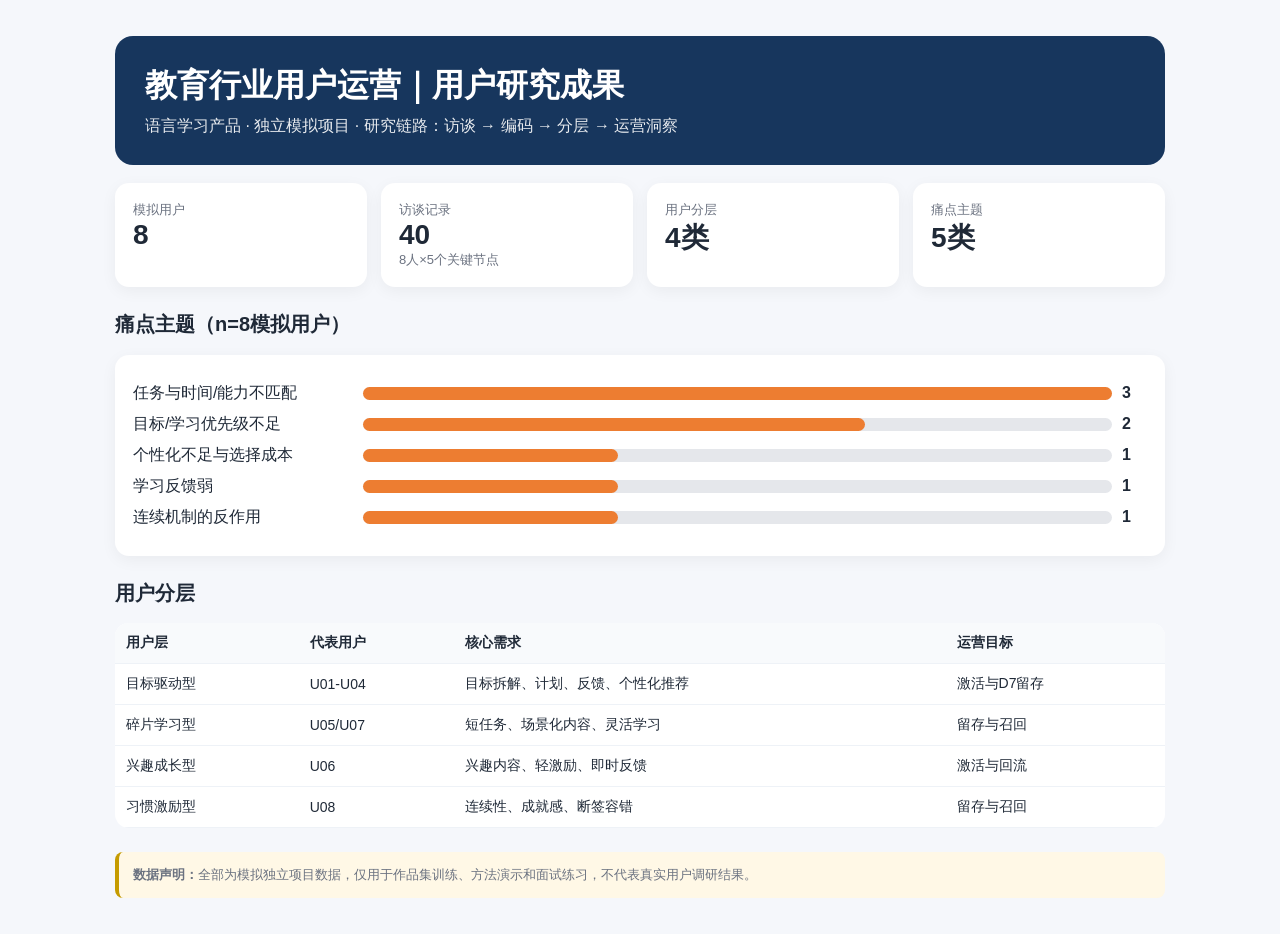
<file: 教育行业用户运营_用户研究成果包/用户运营用户研究成果展示.html>
<!doctype html>
<html lang="zh-CN"><meta charset="utf-8"><title>用户研究成果展示</title>
<style>
body{font-family:-apple-system,BlinkMacSystemFont,"PingFang SC",sans-serif;background:#f5f7fb;margin:0;color:#1f2937}
.wrap{max-width:1050px;margin:36px auto;padding:0 22px}
.hero{background:#17365D;color:#fff;padding:28px 30px;border-radius:18px}
.hero h1{margin:0 0 8px}.hero p{margin:0;opacity:.9}
.grid{display:grid;grid-template-columns:repeat(4,1fr);gap:14px;margin:18px 0}
.card{background:#fff;padding:18px;border-radius:14px;box-shadow:0 4px 16px rgba(0,0,0,.05)}
.kpi{font-size:28px;font-weight:700}.small{font-size:13px;color:#6b7280}
.section{margin:24px 0}.section h2{font-size:20px}
table{width:100%;border-collapse:collapse;background:#fff;border-radius:14px;overflow:hidden}
th,td{padding:11px;border-bottom:1px solid #eef2f7;text-align:left;font-size:14px}th{background:#f8fafc}
.bar{display:flex;align-items:center;gap:10px;margin:10px 0}.label{width:220px}.track{flex:1;height:13px;background:#e5e7eb;border-radius:7px}.fill{height:13px;background:#ed7d31;border-radius:7px}.count{width:25px;font-weight:700}
.note{background:#fff8e6;padding:14px;border-left:4px solid #c59b00;border-radius:8px;font-size:13px;color:#6b7280}
</style>
<body><div class="wrap">
<div class="hero"><h1>教育行业用户运营｜用户研究成果</h1><p>语言学习产品 · 独立模拟项目 · 研究链路：访谈 → 编码 → 分层 → 运营洞察</p></div>
<div class="grid">
<div class="card"><div class="small">模拟用户</div><div class="kpi">8</div></div>
<div class="card"><div class="small">访谈记录</div><div class="kpi">40</div><div class="small">8人×5个关键节点</div></div>
<div class="card"><div class="small">用户分层</div><div class="kpi">4类</div></div>
<div class="card"><div class="small">痛点主题</div><div class="kpi">5类</div></div>
</div>
<div class="section"><h2>痛点主题（n=8模拟用户）</h2><div class="card">
<div class="bar"><div class="label">任务与时间/能力不匹配</div><div class="track"><div class="fill" style="width:100%"></div></div><div class="count">3</div></div>
<div class="bar"><div class="label">目标/学习优先级不足</div><div class="track"><div class="fill" style="width:67%"></div></div><div class="count">2</div></div>
<div class="bar"><div class="label">个性化不足与选择成本</div><div class="track"><div class="fill" style="width:34%"></div></div><div class="count">1</div></div>
<div class="bar"><div class="label">学习反馈弱</div><div class="track"><div class="fill" style="width:34%"></div></div><div class="count">1</div></div>
<div class="bar"><div class="label">连续机制的反作用</div><div class="track"><div class="fill" style="width:34%"></div></div><div class="count">1</div></div>
</div></div>
<div class="section"><h2>用户分层</h2><table>
<tr><th>用户层</th><th>代表用户</th><th>核心需求</th><th>运营目标</th></tr>
<tr><td>目标驱动型</td><td>U01-U04</td><td>目标拆解、计划、反馈、个性化推荐</td><td>激活与D7留存</td></tr>
<tr><td>碎片学习型</td><td>U05/U07</td><td>短任务、场景化内容、灵活学习</td><td>留存与召回</td></tr>
<tr><td>兴趣成长型</td><td>U06</td><td>兴趣内容、轻激励、即时反馈</td><td>激活与回流</td></tr>
<tr><td>习惯激励型</td><td>U08</td><td>连续性、成就感、断签容错</td><td>留存与召回</td></tr>
</table></div>
<div class="note"><strong>数据声明：</strong>全部为模拟独立项目数据，仅用于作品集训练、方法演示和面试练习，不代表真实用户调研结果。</div>
</div></body></html>
</file>
<file: portfolio/styles.css>
/* Paper editorial system. Existing 00–01 DOM is preserved. */
:root{--blue:#2461A9;--paper:#FEF5E2;--ink:#111111;--rule:1px solid var(--blue);font-family:"PingFang SC","Microsoft YaHei","Noto Sans CJK SC",sans-serif;color:var(--ink);background:var(--blue);font-synthesis:none}
*{box-sizing:border-box}html{scroll-behavior:smooth}body{margin:0}a{color:inherit;text-decoration:none}a:focus-visible,summary:focus-visible{outline:2px dashed var(--blue);outline-offset:6px}p{line-height:1.8}h1,h2,h3,p,dl,dd,figure{margin:0}svg{display:block;max-width:100%}button,summary,a{-webkit-tap-highlight-color:transparent}.skip{position:fixed;top:12px;left:12px;padding:12px;background:var(--paper);z-index:20;transform:translateY(-180%);clip-path:inset(100%)}.skip:focus{transform:none;clip-path:none}.sheets{width:calc(100% - 96px);max-width:1320px;margin:48px auto 0}.paper{background:var(--paper);padding:30px 56px 24px;position:relative;overflow:clip;scroll-margin-top:24px}.masthead{display:flex;align-items:flex-start;justify-content:space-between;position:relative;z-index:3;min-height:46px;font:12px/1.3 Arial,sans-serif;letter-spacing:.035em}.identity{font-weight:700}.identity span{font-size:10px;font-weight:400}.edition{display:flex;align-items:center;gap:15px}.menu{position:relative;margin-top:-10px}.menu summary{list-style:none;width:44px;height:44px;display:grid;align-content:center;gap:5px;cursor:pointer}.menu summary::-webkit-details-marker{display:none}.menu summary span{height:1px;background:var(--ink);width:19px;margin-left:auto}.menu nav{position:absolute;right:0;top:46px;width:240px;padding:18px 24px;background:var(--paper);border:var(--rule);display:grid;gap:6px;z-index:10}.menu nav a{padding:12px 0;font:14px/1.5 "PingFang SC",sans-serif;border-bottom:var(--rule)}.menu nav small{padding-top:10px;font-size:11px}.hero{min-height:780px}.hero-art{position:relative;margin:85px 0 0;height:270px;color:var(--blue)}.word-wrap{width:68%;margin-left:17%;padding-top:20px;transform:rotate(-3deg)}.lettering{width:100%;overflow:visible}.art-note{position:absolute;left:4%;top:-30px;font:italic 14px/1.4 Georgia,serif;transform:rotate(-7deg)}.doodle{width:64px;height:auto;color:var(--blue);overflow:visible}.hero-user{position:absolute;width:115px;left:0;top:74px;transform:rotate(-9deg)}.hero-user .doodle{width:100%}.hero-user span{display:block;text-align:center;font:italic 14px Georgia,serif;margin-top:12px}.hero-word{position:absolute;width:93px;right:0;top:38px;transform:rotate(11deg)}.hero-word .doodle{width:100%}.hero-chat{position:absolute;width:63px;right:7%;bottom:-10px;transform:rotate(9deg)}.hero-copy{margin:32px 0 0 17%;max-width:790px}.eyebrow{font:10px/1.6 Arial,sans-serif;letter-spacing:.1em;color:var(--blue)}h1{font-size:clamp(32px,3.8vw,55px);font-weight:900;line-height:1.25;letter-spacing:-.04em;margin-top:15px} .subtitle{font-size:16px;margin-top:20px}.mobile-break{display:none}.read-link{display:inline-flex;align-items:center;gap:32px;font-size:13px;font-weight:600;min-height:44px;margin-top:22px}.read-link span{font-size:22px;color:var(--blue)}.read-link:hover{text-decoration:underline;text-underline-offset:6px}.l-line{width:100%;height:48px;fill:none;stroke:var(--blue);stroke-width:1.2;margin-top:10px}.paper-footer{display:flex;justify-content:space-between;align-items:center;gap:24px;margin-top:56px;font:10px/1.6 Arial,"PingFang SC",sans-serif}.paper-footer b{font-weight:700;margin-left:25px}.paper-footer a{display:inline-flex;align-items:center;min-height:44px}.paper-footer a:hover{text-decoration:underline}.blue-transition{color:var(--paper);display:flex;justify-content:space-between;align-items:center;height:64px;font:10px/1.4 Arial,sans-serif;letter-spacing:.08em;padding:0 8px}.overview-top,.chapter-heading{display:grid;grid-template-columns:38% 62%;gap:0;margin-top:45px}.number-wrap{position:relative;color:var(--blue)}.chapter-number{display:block;font:900 clamp(160px,21vw,290px)/.85 Arial,sans-serif;letter-spacing:-.09em;margin-left:-78px}.number-wrap>p{font:700 15px/1.25 Arial,sans-serif;margin-top:24px;letter-spacing:-.01em}.section-kicker{display:flex;align-items:center;gap:16px;font-size:12px;color:var(--blue);margin-bottom:22px}.section-kicker .doodle{width:38px}h2{font-size:clamp(30px,3.6vw,48px);line-height:1.35;font-weight:800;letter-spacing:-.04em}.overview-intro>p,.chapter-title>p{font-size:17px;margin-top:24px;max-width:620px}.overview-intro .intro-detail{font-size:15px;margin-top:22px;max-width:530px}.overview-bottom{display:grid;grid-template-columns:31% 63%;justify-content:space-between;margin-top:85px}.study-note{border-left:var(--rule);padding:0 24px;position:relative}.study-note:before{content:"";position:absolute;top:0;left:0;width:40px;border-top:var(--rule)}.book-drawing{width:180px;margin:0 auto 10px;transform:rotate(-7deg)}.book-drawing .doodle{width:100%;stroke-width:2.3}.hand-note{display:block;font:italic 20px/1.4 Georgia,serif;color:var(--blue);transform:rotate(-5deg)}.study-note .hand-note{text-align:center;margin:6px 0 48px}.note-label{font-size:10px;letter-spacing:.03em;margin-bottom:14px}.study-note>p:not(.hand-note):not(.note-label){font-size:13px;line-height:1.9}.corner-label{font:10px/1.6 Arial,"PingFang SC",sans-serif;color:var(--blue);display:inline-block;border-bottom:var(--rule);padding-bottom:7px;margin-top:24px}.facts{display:grid;grid-template-columns:1fr 1fr;gap:24px;border-top:var(--rule);padding-top:18px}.facts dt{font-size:11px;margin-bottom:14px}.facts dd{font-size:15px;line-height:1.8}.facts>div+div{border-left:var(--rule);padding-left:24px}.scope{padding:28px 0;border-bottom:var(--rule)}.scope>span{font-size:11px}.scope p{font-size:12px;margin-top:10px}.scope strong{font:700 27px Arial,sans-serif;color:var(--blue)}.scope i{font-style:normal;padding:0 7px;color:var(--blue)}.process-heading{margin-top:34px;display:flex;justify-content:space-between;gap:20px;align-items:center}.process-heading h3{font-size:18px}.process-heading>span{font:9px Arial,sans-serif}.process{display:grid;grid-template-columns:repeat(5,1fr);gap:14px;padding:0;margin:30px 0 20px;list-style:none}.process li{display:flex;flex-direction:column}.process .doodle{width:44px;margin-bottom:17px}.step-index{font:10px Arial,sans-serif;color:var(--blue);margin-bottom:6px}.process strong{font-size:14px}.process small{font-size:10px;line-height:1.5;margin-top:5px}.process-note{font-size:11px}.overview .paper-footer{margin-top:65px}.prototype-note{max-width:1320px;width:calc(100% - 96px);margin:25px auto 40px;display:flex;justify-content:space-between;color:var(--paper);font:10px/1.8 Arial,"PingFang SC",sans-serif;letter-spacing:.03em}
/* 02–03 continue the existing paper, chapter-heading and footer structure. */
.chapter-heading{margin-top:45px}.chapter-title{padding-top:16px}.chapter-title>p{max-width:610px;font-size:16px}.question-body{display:grid;grid-template-columns:32% 62%;justify-content:space-between;margin-top:64px}.question-sketch{padding:35px 20px 0 5px;align-self:center;color:var(--blue)}.main-doodle{width:210px;stroke-width:2.2}.question-sketch .main-doodle{width:220px;transform:rotate(-8deg);margin:0 auto}.question-sketch .hand-note{margin:25px 0 0 25px;font-size:25px}.sketch-label{font-size:10px;display:block;margin:25px 0 0 30px}.question-list{list-style:none;padding:0;margin:0}.question-list li{border-top:var(--rule);padding:24px 0 26px;display:grid;grid-template-columns:45px 1fr;gap:14px}.row-no{font:italic 25px/1.4 Georgia,serif;color:var(--blue)}.question-list h3{font-size:22px;line-height:1.4}.question-list p{font-size:15px;margin-top:10px}.hypothesis-band{border-top:var(--rule);border-bottom:var(--rule);display:grid;grid-template-columns:30% 1fr;gap:16px 35px;margin-top:64px;padding:26px 0}.hypothesis-band h3{font-size:25px;margin-top:9px}.hypothesis-band ul{padding-left:18px;margin:0;font-size:16px;line-height:2.1}.hypothesis-band>p{grid-column:2;font-size:13px;color:var(--blue)}.research-body{display:grid;grid-template-columns:29% 65%;justify-content:space-between;margin-top:66px}.research-aside{padding:0 22px 0 0}.research-drawing{position:relative;width:205px;margin:0 auto 32px}.research-drawing .main-doodle{width:150px;transform:rotate(-6deg)}.bubble-small{position:absolute;width:65px;right:0;top:-14px;transform:rotate(12deg)}.research-counts{display:grid;grid-template-columns:1fr 1fr;gap:16px;border-top:var(--rule);padding-top:24px}.research-counts>div{display:flex;flex-direction:column-reverse}.research-counts dt{font-size:11px;margin-top:6px}.research-counts dd{font:700 65px/.95 Arial,sans-serif;color:var(--blue);letter-spacing:-.07em}.research-aside>p{font-size:14px;margin-top:28px;line-height:2}.interview-prompt{border-top:var(--rule);padding:20px 0 32px}.interview-prompt>p{font-size:13px}.interview-prompt .prompt-text{font-size:22px;font-weight:600;line-height:1.7;margin-top:12px;max-width:520px}.quote-grid{display:grid;grid-template-columns:1fr 1fr;gap:40px 36px}.quote{border-top:var(--rule);padding-top:15px}.quote:nth-child(even){margin-top:42px}.quote figcaption{font-size:12px;font-weight:600;line-height:1.8}.quote figcaption span{display:block;font-size:10px;font-weight:400;color:var(--blue);margin-top:3px}.quote blockquote{font-size:20px;font-weight:600;line-height:1.8;margin:20px 0 0;letter-spacing:-.015em}.research .paper-footer{margin-top:70px}
/* Animations are opt-in after intersection; content is visible without JS. */
@keyframes ink-in{from{stroke-dashoffset:1}to{stroke-dashoffset:0}}@keyframes paper-in{from{opacity:.8;transform:translateY(9px)}to{opacity:1;transform:none}}@keyframes number-in{from{transform:translateX(-12px)}to{transform:none}}@keyframes float-once{0%,100%{translate:0 0}50%{translate:0 -2px}}
@media(prefers-reduced-motion:no-preference){.draw-now path[pathLength]{stroke-dasharray:1;animation:ink-in 1.15s ease-out both}.reveal-now{animation:paper-in .7s ease-out both}.number-now{animation:number-in .8s ease-out both}.float-now{animation:float-once 3.5s ease-in-out 1}.l-line.draw-now path{animation-duration:1.5s}}
@media(hover:hover) and (pointer:fine){.hero-user,.hero-word,.hero-chat,.book-drawing{transition:translate .3s ease}.hero-user:hover,.hero-word:hover,.hero-chat:hover,.book-drawing:hover{translate:0 -2px}}
@media(min-width:1600px){.hero-art{height:315px}.hero{min-height:860px}}
@media(max-width:1100px){.sheets{width:calc(100% - 48px);margin-top:24px}.paper{padding:26px 36px 20px}.hero-art{height:230px;margin-top:70px}.hero-user{width:88px}.hero-word{width:72px}.hero-chat{width:54px}.hero{min-height:720px}.hero-copy{margin-top:24px}.overview-bottom{grid-template-columns:30% 65%}.book-drawing{width:145px}.study-note{padding:0 16px}.scope p{line-height:2.4}.process-heading{align-items:flex-start;flex-direction:column;gap:10px}.process{gap:10px}.chapter-number{margin-left:-52px}.research-body{grid-template-columns:27% 67%}.research-drawing{width:160px}.research-drawing .main-doodle{width:120px}.research-counts dd{font-size:52px}.quote-grid{gap:28px}.quote blockquote{font-size:18px}.prototype-note{width:calc(100% - 48px)}}
@media(max-width:767px){.sheets{width:calc(100% - 24px);margin-top:12px}.paper{padding:20px 24px 18px;scroll-margin-top:12px}.masthead{font-size:10px}.identity span{font-size:9px}.hero{min-height:0}.hero-art{height:200px;margin-top:62px}.word-wrap{width:83%;margin-left:5%;padding-top:40px}.art-note{top:-30px;left:8%;font-size:12px}.hero-user{width:55px;left:0;top:117px}.hero-user span{font-size:10px;margin-top:4px}.hero-word{width:47px;right:0;top:0}.hero-chat{width:43px;right:3%;bottom:0}.hero-copy{margin:34px 0 0 7%;max-width:none}.eyebrow{font-size:8px;max-width:230px}.mobile-break{display:block}h1{font-size:clamp(30px,7.5vw,48px);line-height:1.4;margin-top:14px;letter-spacing:-.035em}.subtitle{font-size:13px;margin-top:17px}.read-link{font-size:12px;margin-top:16px}.l-line{margin-top:10px;height:28px}.paper-footer{margin-top:30px;font-size:9px;gap:18px;align-items:flex-end}.paper-footer>span{max-width:57%}.paper-footer b{margin-left:12px}.blue-transition{height:46px;font-size:8px;padding:0 8px}.overview-top,.chapter-heading{grid-template-columns:1fr;margin-top:26px;gap:28px}.number-wrap{display:flex;gap:24px;align-items:flex-end}.chapter-number{font-size:125px;margin-left:0;line-height:.85;letter-spacing:-.08em}.number-wrap>p{font-size:12px;margin:0 0 10px}.section-kicker{margin-bottom:14px;font-size:10px;gap:12px}.section-kicker .doodle{width:30px}h2{font-size:30px;line-height:1.5;letter-spacing:-.045em}.overview-intro>p,.chapter-title>p{font-size:15px;margin-top:18px}.overview-intro .intro-detail{font-size:14px;margin-top:16px}.overview-bottom{grid-template-columns:1fr;margin-top:38px;gap:38px}.study-note{padding:16px 0 12px 20px;display:grid;grid-template-columns:42% 1fr;column-gap:18px}.book-drawing{width:105px;grid-row:1/4;margin:auto;max-width:100%}.study-note .hand-note{grid-column:1;grid-row:4;margin:12px 0 0;font-size:14px}.study-note .note-label{font-size:8px;margin:0 0 10px}.study-note>p:not(.hand-note):not(.note-label){font-size:11px}.study-note .corner-label{font-size:8px;margin-top:12px}.facts{gap:15px;padding-top:16px}.facts dt{font-size:10px}.facts dd{font-size:12px}.facts>div+div{padding-left:15px}.scope{padding:23px 0}.scope strong{font-size:23px}.scope p{font-size:10px}.scope i{padding:0 2px}.process-heading h3{font-size:17px}.process{grid-template-columns:repeat(3,1fr);gap:24px 15px;margin-top:24px}.process .doodle{width:38px;margin-bottom:12px}.process-note{font-size:10px}.overview .paper-footer{margin-top:30px}.prototype-note{width:calc(100% - 32px);font-size:8px;gap:20px;margin:20px auto 30px}.chapter-title{padding-top:0}.question-body{grid-template-columns:1fr;margin-top:30px;gap:28px}.question-sketch{display:flex;flex-wrap:wrap;align-items:center;padding:0;column-gap:18px}.question-sketch .main-doodle{width:95px;margin:0}.question-sketch .hand-note{font-size:21px;margin:0}.sketch-label{width:100%;font-size:9px;margin:10px 0 0}.question-list li{grid-template-columns:30px 1fr;gap:12px;padding:21px 0}.question-list h3{font-size:19px}.question-list p{font-size:14px}.row-no{font-size:21px}.hypothesis-band{grid-template-columns:1fr;gap:15px;margin-top:30px;padding:23px 0}.hypothesis-band h3{font-size:22px}.hypothesis-band ul{font-size:14px}.hypothesis-band>p{grid-column:1;font-size:12px}.research-body{grid-template-columns:1fr;gap:32px;margin-top:34px}.research-aside{display:grid;grid-template-columns:40% 1fr;gap:16px;padding:0}.research-drawing{width:110px;grid-row:1/3;margin:0;align-self:center}.research-drawing .main-doodle{width:90px}.bubble-small{width:40px;right:-2px;top:-10px}.research-counts{padding-top:15px;gap:12px}.research-counts dd{font-size:46px}.research-counts dt{font-size:9px}.research-aside>p{font-size:12px;margin:0}.research-aside .corner-label{grid-column:1/-1;margin-top:0;justify-self:start}.interview-prompt{padding-bottom:26px}.interview-prompt .prompt-text{font-size:19px}.quote-grid{grid-template-columns:1fr;gap:28px}.quote:nth-child(even){margin-top:0}.quote blockquote{font-size:19px;margin-top:15px}.research .paper-footer{margin-top:35px}}
@media(max-width:359px){.paper{padding-left:18px;padding-right:18px}.hero-art{height:170px}.hero-user{top:108px}.hero-copy{margin-left:2%}h1{font-size:29px}h2{font-size:27px}.study-note{column-gap:12px;padding-left:12px}.book-drawing{width:85px}.paper-footer{font-size:8px}.research-counts dd{font-size:41px}.process-heading h3{font-size:16px}}
@media(prefers-reduced-motion:reduce){html{scroll-behavior:auto}*,*::before,*::after{animation:none!important;transition:none!important}.draw-now path{stroke-dasharray:none!important;stroke-dashoffset:0!important}}
@media print{:root,body{background:var(--paper)}.sheets{width:100%;margin:0}.paper{break-before:page;padding:24px}.hero{min-height:0}.blue-transition,.menu,.read-link,.prototype-note{display:none}.paper-footer{margin-top:25px}.quote{break-inside:avoid}*{animation:none!important;transition:none!important}}

/* 04–05 only: ruled notes and asymmetric portraits, no card containers. */
.pain-body{display:grid;grid-template-columns:29% 65%;justify-content:space-between;margin-top:76px}.pain-sketch{padding:40px 20px 0 0}.pain-main{width:245px;stroke-width:2;transform:rotate(-9deg);margin:0 auto 30px}.pain-sketch .hand-note{font-size:27px;margin:0 0 34px 12px}.pain-sketch>p{font-size:13px;margin-left:12px}.pain-sketch .corner-label{font-size:10px;margin-left:12px}.pain-rows{list-style:none;padding:0;margin:0}.pain-rows li{display:grid;grid-template-columns:36px 1fr 65px;gap:18px;padding:27px 0 30px;border-top:var(--rule)}.pain-rows li:nth-child(2),.pain-rows li:nth-child(5){margin-left:35px}.pain-rows h3{font-size:23px;line-height:1.5}.pain-rows p{font-size:15px;line-height:1.9;margin-top:10px}.pain-count{font:16px/1.4 Arial,sans-serif;color:var(--blue);white-space:nowrap}.pain-count strong{font-size:37px;font-weight:700}.pain-count small{display:block;font:10px/1.5 "PingFang SC",sans-serif;margin-top:4px}.pain-rows li:first-child .pain-count strong,.pain-rows li:nth-child(4) .pain-count strong{font-size:50px}.chapter-takeaway{border-top:var(--rule);margin-top:66px;padding:28px 0 0;display:grid;grid-template-columns:29% 65%;justify-content:space-between;gap:16px}.chapter-takeaway>p{font-size:23px;font-weight:600;line-height:1.8}.chapter-takeaway>small{grid-column:2;font-size:12px;line-height:1.8;color:var(--blue)}.segment-grid{display:grid;grid-template-columns:1fr 1fr;gap:62px 8%;margin-top:80px}.segment-note{border-top:var(--rule);padding-top:23px;min-width:0;align-self:start}.segment-note:nth-child(even){margin-top:72px}.segment-top{display:grid;grid-template-columns:40px 1fr;position:relative;min-height:160px;align-items:start}.segment-index{font:italic 26px Georgia,serif;color:var(--blue)}.segment-person{width:132px;justify-self:center;transform:rotate(-6deg);stroke-width:2.5}.segment-note:nth-child(even) .segment-person{transform:rotate(5deg)}.segment-users{grid-column:1/-1;font:11px/1.7 Arial,sans-serif;color:var(--blue);margin-top:12px}.segment-note h3{font-size:32px;line-height:1.4;margin-top:20px}.segment-keywords{font-size:12px;margin-top:8px}.segment-voice{font-size:22px;font-weight:600;line-height:1.8;margin-top:28px;max-width:400px}.segment-needs{border-left:var(--rule);padding-left:16px;margin-top:25px}.segment-needs>span{font:10px Arial,sans-serif;color:var(--blue)}.segment-needs p{font-size:15px;margin-top:9px}.next-chapter-note{font-size:11px;color:var(--blue);text-align:right;margin-top:6px;scroll-margin-top:30px}.next-chapter-note:target{outline:1px dashed var(--blue);outline-offset:5px}.segmentation .chapter-title h2{font-size:clamp(28px,3.25vw,45px)}
@media(max-width:1100px){.pain-body{grid-template-columns:26% 69%}.pain-main{width:190px}.pain-sketch .hand-note{font-size:22px}.pain-rows li{gap:12px;grid-template-columns:30px 1fr 60px}.pain-rows li:nth-child(2),.pain-rows li:nth-child(5){margin-left:18px}.pain-rows h3{font-size:20px}.segment-grid{gap:46px 6%}.segment-person{width:115px}.segment-note h3{font-size:28px}.segment-voice{font-size:20px}}
@media(max-width:767px){.pain-body{grid-template-columns:1fr;margin-top:36px;gap:30px}.pain-sketch{padding:0;display:grid;grid-template-columns:42% 1fr;gap:10px 16px;align-items:center}.pain-main{width:110px;margin:0;grid-row:1/4;justify-self:center}.pain-sketch .hand-note{font-size:18px;margin:0}.pain-sketch>p{font-size:11px;margin:0}.pain-sketch .corner-label{font-size:8px;margin:0;justify-self:start}.pain-rows li{grid-template-columns:25px 1fr 47px;gap:10px;padding:22px 0}.pain-rows li:nth-child(2),.pain-rows li:nth-child(5){margin-left:0}.pain-rows h3{font-size:18px}.pain-rows p{font-size:14px}.pain-count{font-size:12px}.pain-count strong{font-size:29px}.pain-rows li:first-child .pain-count strong,.pain-rows li:nth-child(4) .pain-count strong{font-size:36px}.pain-count small{font-size:9px}.chapter-takeaway{grid-template-columns:1fr;gap:15px;margin-top:34px;padding-top:24px}.chapter-takeaway>p{font-size:19px}.chapter-takeaway>small{grid-column:1;font-size:11px}.segment-grid{grid-template-columns:1fr;margin-top:40px;gap:35px}.segment-note:nth-child(even){margin-top:0}.segment-top{grid-template-columns:32px 1fr;min-height:0}.segment-person{width:110px;margin-right:10%;justify-self:end}.segment-users{margin-top:10px}.segment-note h3{font-size:28px;margin-top:16px}.segment-voice{font-size:21px;margin-top:20px}.segment-needs{margin-top:20px}.segment-needs p{font-size:14px}.segmentation .chapter-title h2{font-size:30px}.next-chapter-note{font-size:10px;text-align:left;margin-top:12px}}
@media(max-width:359px){.segmentation .chapter-title h2{font-size:27px}.pain-rows li{grid-template-columns:23px 1fr 42px;gap:7px}.pain-rows h3{font-size:17px}}
@media print{.segment-note,.pain-rows li{break-inside:avoid}}

/* 06–07: all chapter styling is scoped to preserve the earlier pages. */
.sr-only{position:absolute;width:1px;height:1px;padding:0;margin:-1px;overflow:hidden;clip-path:inset(50%);white-space:nowrap;border:0}.data-spread{display:grid;grid-template-columns:65% 27%;justify-content:space-between;margin-top:80px}.data-numbers>div{border-top:var(--rule);padding:22px 0 30px;display:flex;align-items:baseline;gap:28px}.data-numbers strong{font:700 clamp(80px,9vw,138px)/1 Arial,sans-serif;letter-spacing:-.065em;color:var(--blue)}.data-numbers span{font-size:16px}.data-numbers>p{font:11px Arial,sans-serif;color:var(--blue);margin-top:10px}.data-drawing{width:145px;margin:0 auto 24px;transform:rotate(7deg);stroke-width:2.3}.data-margin .hand-note{font-size:22px;margin-bottom:35px}.data-margin h3{font-size:12px}.data-margin ul{list-style:none;padding:0;font-size:14px;line-height:2.2}.data-chapter code{font-family:monospace;overflow-wrap:anywhere}.data-detail{display:grid;grid-template-columns:32% 61%;justify-content:space-between;margin-top:65px}.event-ledger h3{font-size:20px;font-weight:500}.event-ledger h3 strong{font:700 75px Arial,sans-serif;color:var(--blue)}.event-ledger ol{list-style:none;padding:0;margin:24px 0 0}.event-ledger li{display:flex;gap:22px;border-top:var(--rule);padding:15px 0;font-size:14px}.event-ledger li>span{font:italic 16px Georgia,serif;color:var(--blue)}.sql-label{display:flex;align-items:center;gap:20px;margin-bottom:28px}.sql-label .doodle{width:70px}.sql-label h3{font:700 30px Arial,sans-serif}.sql-label small{font:12px "PingFang SC",sans-serif;display:block;margin-top:10px}.metric-ledger h4{font-size:12px;font-weight:400;margin:0 0 15px}.metric-ledger dl>div{display:grid;grid-template-columns:90px 1fr;gap:15px;padding:14px 0;border-top:var(--rule);font-size:15px;line-height:1.8}.metric-ledger dt{font-weight:600}.data-limit{font-size:12px;color:var(--blue);margin-top:20px}.funnel-chapter{background:var(--blue);color:var(--paper);border:1px solid var(--paper)}.funnel-chapter .number-wrap,.funnel-chapter .doodle,.funnel-chapter .section-kicker,.funnel-chapter .eyebrow,.funnel-chapter .next-chapter-note{color:var(--paper)}.funnel-chapter a:focus-visible,.funnel-chapter .next-chapter-note:target{outline-color:var(--paper)}.cohort-heading{margin-top:70px}.cohort-heading>p:first-child{font:13px/1.6 Arial,"PingFang SC",sans-serif}.cohort-heading h3{font:700 clamp(23px,3vw,40px)/1.5 Arial,sans-serif;margin-top:16px}.cohort-definition{font-size:14px;margin-top:16px;max-width:660px}.funnel-spread{display:grid;grid-template-columns:64% 28%;justify-content:space-between;gap:35px;margin-top:36px}.cohort-stack{list-style:none;margin:0;padding:0}.cohort-row{padding:24px 0 30px}.cohort-meta{display:grid;grid-template-columns:95px 1fr 105px;gap:16px;align-items:center}.cohort-meta>span:first-child{font-size:16px}.cohort-meta>strong{font:700 clamp(64px,7vw,100px)/1 Arial,sans-serif;letter-spacing:-.06em;font-variant-numeric:tabular-nums}.cohort-rate{font:700 26px Arial,sans-serif}.cohort-rate small{display:block;font:11px "PingFang SC",sans-serif;margin-top:8px}.cohort-rule{height:12px;width:var(--share);border:1px solid var(--paper);margin-top:18px;transform-origin:left center}.funnel-check{align-self:center;border-left:1px solid var(--paper);padding:24px 0 24px 25px;position:relative}.funnel-check:before{content:"";position:absolute;width:40px;left:0;top:0;border-top:1px solid var(--paper)}.funnel-drawing{width:100px;transform:rotate(-9deg);margin-bottom:30px}.funnel-check h3{font:italic 700 28px Georgia,serif;transform:rotate(-4deg);margin-bottom:26px}.funnel-check p{font-size:15px;line-height:1.9;margin-top:18px}.funnel-check p strong{font:700 40px Arial,sans-serif}.funnel-check p+p{font-size:13px}.funnel-check a{display:inline-block;font-size:12px;text-decoration:underline;text-underline-offset:5px;padding:18px 0}.strict-intersection{border-top:1px solid var(--paper);margin-top:62px;padding-top:32px;display:grid;grid-template-columns:55% 37%;justify-content:space-between;gap:35px;scroll-margin-top:25px}.strict-intersection h3{font-size:28px;margin-top:15px}.strict-sequence{font:24px/1.8 Arial,sans-serif;margin-top:25px}.strict-sequence strong{font-size:38px}.strict-definition{font-size:13px;margin-top:16px}.intersection-ledger>div{display:flex;justify-content:space-between;border-bottom:1px solid var(--paper);padding:12px 0;font-size:15px}.intersection-ledger dd{font:700 23px Arial,sans-serif}.intersection-ratio{grid-column:1/-1;border-left:1px solid var(--paper);padding:5px 0 5px 20px;margin-top:5px}.intersection-ratio strong{font:700 35px/1.4 Arial,sans-serif}.intersection-ratio p{font-size:15px;margin-top:10px}.funnel-chapter .paper-footer{margin-top:55px}
@keyframes cohort-expand{from{transform:scaleX(.05);opacity:.4}to{transform:scaleX(1);opacity:1}}
@media(prefers-reduced-motion:no-preference){.cohort-row.cohort-visible .cohort-rule{animation:cohort-expand .8s ease-out both;animation-delay:calc(var(--step) * 90ms)}}
@media(max-width:1100px){.data-spread{grid-template-columns:67% 27%}.data-numbers>div{gap:18px}.data-numbers span{font-size:13px}.funnel-spread{grid-template-columns:62% 32%;gap:20px}.cohort-meta{grid-template-columns:75px 1fr 90px;gap:10px}.cohort-rate{font-size:22px}.strict-sequence{font-size:20px}}
@media(max-width:767px){.data-spread{grid-template-columns:1fr;margin-top:38px;gap:40px}.data-numbers>div{padding:20px 0 25px;gap:20px}.data-numbers strong{font-size:76px}.data-numbers span{font-size:12px;max-width:70px;line-height:1.8}.data-numbers>p{font-size:9px}.data-margin{display:grid;grid-template-columns:43% 1fr;column-gap:20px}.data-drawing{width:100px;grid-row:1/3;margin:auto}.data-margin .hand-note{grid-column:1;grid-row:3;font-size:15px;margin:12px 0 0}.data-margin h3{grid-column:2;font-size:11px}.data-margin ul{grid-column:2;grid-row:2/4;font-size:13px;margin:10px 0 0}.data-detail{grid-template-columns:1fr;margin-top:38px;gap:35px}.event-ledger h3 strong{font-size:55px}.event-ledger ol{margin-top:15px}.event-ledger li{padding:12px 0}.sql-label h3{font-size:26px}.sql-label .doodle{width:55px}.metric-ledger dl>div{grid-template-columns:65px 1fr;gap:12px;font-size:14px}.data-limit{font-size:11px}.cohort-heading{margin-top:35px}.cohort-heading>p:first-child{font-size:11px}.cohort-heading h3{font-size:21px}.cohort-definition{font-size:13px}.funnel-spread{grid-template-columns:1fr;gap:30px;margin-top:20px}.cohort-meta{grid-template-columns:62px 1fr 75px;gap:8px}.cohort-meta>span:first-child{font-size:13px}.cohort-meta>strong{font-size:57px}.cohort-rate{font-size:21px}.cohort-rate small{font-size:9px}.cohort-row{padding:20px 0}.cohort-rule{height:9px;margin-top:15px}.funnel-check{padding:20px 0 15px 20px}.funnel-drawing{width:65px;float:right;margin:0 10px 10px 15px}.funnel-check h3{font-size:27px}.funnel-check p{font-size:14px}.strict-intersection{grid-template-columns:1fr;margin-top:35px;gap:25px;padding-top:25px}.strict-intersection h3{font-size:25px}.strict-sequence{font-size:18px;margin-top:15px}.strict-sequence strong{font-size:28px}.intersection-ratio{grid-column:1}.intersection-ratio strong{font-size:25px}.intersection-ratio p{font-size:14px}.funnel-chapter .paper-footer{margin-top:30px}}
@media(max-width:359px){.data-numbers strong{font-size:65px}.cohort-meta{grid-template-columns:52px 1fr 66px;gap:6px}.cohort-meta>strong{font-size:49px}.cohort-rate{font-size:18px}.cohort-heading h3{font-size:19px}.strict-sequence{font-size:16px}.intersection-ratio strong{font-size:23px}}

/* 07 palette calibration: the existing content and funnel geometry stay in place. */
.funnel-chapter{background:var(--paper);color:var(--ink);border:0}
.funnel-chapter .number-wrap,.funnel-chapter .doodle,.funnel-chapter .section-kicker,.funnel-chapter .eyebrow,.funnel-chapter .next-chapter-note{color:var(--blue)}
.funnel-chapter a:focus-visible,.funnel-chapter .next-chapter-note:target{outline-color:var(--blue)}
.funnel-chapter .cohort-meta>strong,.funnel-chapter .cohort-rate,.funnel-chapter .cohort-heading h3{color:var(--blue)}
.funnel-chapter .cohort-rule,.funnel-chapter .funnel-check,.funnel-chapter .funnel-check:before,.funnel-chapter .intersection-ledger>div{border-color:var(--blue)}
.funnel-chapter .funnel-check h3,.funnel-chapter .funnel-check p strong{color:var(--blue)}
.funnel-chapter .strict-intersection{background:var(--blue);color:var(--paper);border-top:0;padding:32px 34px 36px;margin-left:-34px;margin-right:-34px}
.funnel-chapter .strict-intersection .eyebrow{color:var(--paper)}
.funnel-chapter .strict-intersection .intersection-ledger>div,.funnel-chapter .strict-intersection .intersection-ratio{border-color:var(--paper)}

/* 08: two research findings as editorial ruled comparisons. */
.behavior-lead{display:flex;justify-content:space-between;align-items:end;gap:20px;margin-top:80px;border-bottom:var(--rule);padding-bottom:20px}.behavior-lead p{font-size:23px;font-weight:600}.behavior-lead span,.behavior-finding header>span,.behavior-boundary>span{font:11px/1.6 Arial,sans-serif;color:var(--blue);letter-spacing:.04em}.behavior-findings{display:grid;grid-template-columns:1fr 1fr;gap:8%;margin-top:55px}.behavior-finding:nth-child(2){margin-top:100px}.behavior-finding header h3{font-size:30px;margin-top:15px}.behavior-finding header p{font-size:15px;margin-top:10px}.behavior-rates{list-style:none;padding:0;margin:35px 0 0}.behavior-rates li{display:grid;grid-template-columns:155px 1fr 90px;gap:12px;align-items:center;border-top:var(--rule);padding:21px 0}.behavior-group{font-size:15px;line-height:1.4}.behavior-group small{display:block;color:var(--blue);font-size:12px;margin-top:7px}.behavior-rates li>strong{font:700 16px Arial,sans-serif;white-space:nowrap;text-align:right}.behavior-bar{height:11px;border:1px solid var(--blue);position:relative}.behavior-bar span{position:absolute;inset:2px auto 2px 2px;width:calc(var(--rate) - 4px);background:var(--blue)}.behavior-note{border-left:var(--rule);padding-left:17px;margin-top:32px;max-width:500px}.behavior-note strong{font:700 60px/1 Arial,sans-serif;color:var(--blue)}.behavior-note p{font-size:15px;line-height:1.9;margin-top:12px}.behavior-boundary{border-top:var(--rule);margin-top:95px;padding:27px 0;display:grid;grid-template-columns:29% 1fr;gap:25px}.behavior-boundary p{font-size:27px;font-weight:700}.behavior-chapter .paper-footer{margin-top:45px}
/* 09: six audit lines with separate finding and permitted interpretation. */
.audit-intro{border-top:var(--rule);margin-top:72px;padding-top:25px;display:grid;grid-template-columns:29% 1fr;gap:26px}.audit-intro span{font:700 13px/1.7 Arial,sans-serif;color:var(--blue)}.audit-intro p{font-size:22px;font-weight:600}.audit-ledger{list-style:none;margin:55px 0 0;padding:0}.audit-ledger li{display:grid;grid-template-columns:75px 25% 1fr 1fr;gap:24px;border-top:var(--rule);padding:26px 0 30px;align-items:start}.audit-id{font:italic 32px/1 Georgia,serif;color:var(--blue)}.audit-heading h3{font:700 20px/1.4 Arial,sans-serif}.audit-heading>span{font:10px/1.6 Arial,sans-serif;color:var(--blue)}.audit-finding,.audit-boundary{font-size:15px;line-height:1.9}.audit-boundary{border-left:var(--rule);padding-left:18px}.audit-conclusion{margin-top:60px;border-top:var(--rule);padding-top:26px;display:grid;grid-template-columns:29% 1fr;gap:26px}.audit-conclusion span{font:11px/1.7 Arial,sans-serif;color:var(--blue)}.audit-conclusion p{font-size:26px;font-weight:700;line-height:1.7}.data-quality-chapter .paper-footer{margin-top:80px}
@media(max-width:1100px){.behavior-findings{gap:5%}.behavior-rates li{grid-template-columns:120px 1fr 80px;gap:8px}.behavior-group{font-size:13px}.behavior-rates li>strong{font-size:14px}.audit-ledger li{grid-template-columns:50px 22% 1fr 1fr;gap:14px}.audit-heading h3{font-size:17px}.audit-finding,.audit-boundary{font-size:14px}}
@media(max-width:767px){.funnel-chapter .strict-intersection{margin-left:-14px;margin-right:-14px;padding:25px 14px}.behavior-lead{display:block;margin-top:38px}.behavior-lead p{font-size:19px}.behavior-lead span{display:block;margin-top:8px}.behavior-findings{grid-template-columns:1fr;gap:48px;margin-top:36px}.behavior-finding:nth-child(2){margin-top:0}.behavior-finding header h3{font-size:26px}.behavior-rates{margin-top:20px}.behavior-rates li{grid-template-columns:1fr 76px;gap:8px;padding:15px 0}.behavior-group{font-size:15px}.behavior-bar{grid-column:1/-1;grid-row:2}.behavior-rates li>strong{font-size:15px;grid-column:2;grid-row:1}.behavior-note{margin-top:22px}.behavior-note strong{font-size:46px}.behavior-note p{font-size:14px}.behavior-boundary{grid-template-columns:1fr;margin-top:45px;padding:23px 0;gap:10px}.behavior-boundary p{font-size:22px}.audit-intro{grid-template-columns:1fr;gap:8px;margin-top:36px}.audit-intro p{font-size:19px}.audit-ledger{margin-top:34px}.audit-ledger li{grid-template-columns:40px 1fr;gap:9px 13px;padding:20px 0 24px}.audit-id{font-size:27px}.audit-heading h3{font-size:18px}.audit-finding{grid-column:2;font-size:14px}.audit-boundary{grid-column:2;font-size:14px;padding-left:12px}.audit-conclusion{grid-template-columns:1fr;margin-top:36px;gap:12px}.audit-conclusion p{font-size:22px}.data-quality-chapter .paper-footer{margin-top:40px}}
@media(max-width:359px){.behavior-rates li{grid-template-columns:1fr 70px}.behavior-rates li>strong{font-size:14px}.audit-ledger li{grid-template-columns:32px 1fr;gap:8px}.audit-id{font-size:23px}}
@media print{.behavior-finding,.audit-ledger li{break-inside:avoid}}

/* 10–END: editorial continuation of the existing paper system. */
.menu nav{max-height:calc(100vh - 100px);overflow-y:auto}
.insight-spread{display:grid;grid-template-columns:1fr 13% 1fr;gap:4%;margin-top:78px;align-items:start}
.insight-column{border-top:var(--rule);padding-top:22px}
.insight-column header span{font:700 13px Arial,sans-serif;color:var(--blue);letter-spacing:.08em}
.insight-column header h3{font:900 clamp(70px,8vw,128px)/.9 Arial,sans-serif;letter-spacing:-.08em;color:var(--blue);margin:14px 0 15px}
.insight-column header p{font-size:18px;font-weight:700;line-height:1.65;max-width:430px}
.insight-column ul{list-style:none;padding:0;margin:34px 0 0}
.insight-column li{border-top:var(--rule);padding:16px 0 18px;font-size:15px;line-height:1.8}
.insight-bridge{position:relative;align-self:center;padding-top:80px}
.insight-bridge .doodle{width:100%;transform:rotate(-7deg)}
.insight-bridge span{display:block;text-align:center;color:var(--blue);font:italic 16px Georgia,serif;transform:rotate(-7deg);margin-top:12px}
.insight-conclusion{border-top:var(--rule);margin-top:86px;padding-top:26px;display:grid;grid-template-columns:22% 1fr;gap:30px}
.insight-conclusion span{font:700 11px/1.6 Arial,sans-serif;color:var(--blue)}
.insight-conclusion p{font-size:clamp(22px,2.7vw,35px);font-weight:800;line-height:1.65}
.insight-conclusion small{grid-column:2;color:var(--blue);font-size:12px}
.strategy-chapter .chapter-title>p{font-size:17px}
.strategy-index{display:flex;align-items:baseline;gap:25px;border-top:var(--rule);border-bottom:var(--rule);margin-top:67px;padding:18px 0;font:700 clamp(20px,2.3vw,31px)/1.35 Arial,"PingFang SC",sans-serif}
.strategy-index span:nth-child(2){color:var(--blue);font:italic 35px Georgia,serif}
.strategy-person-list{margin-top:28px}
.strategy-person{border-top:var(--rule);padding:30px 0 50px}
.strategy-person:nth-child(2),.strategy-person:nth-child(4){padding-left:6%}
.strategy-person-heading{display:flex;align-items:baseline;gap:25px;margin-bottom:25px}
.strategy-person-heading span{font:italic 28px Georgia,serif;color:var(--blue)}
.strategy-person-heading h3{font-size:clamp(26px,3vw,41px);letter-spacing:-.04em}
.strategy-stages{display:grid;grid-template-columns:repeat(4,minmax(0,1fr));gap:18px}
.strategy-stage{border-top:var(--rule);min-width:0;padding-top:16px}
.strategy-stage-index{font:10px/1.5 Arial,sans-serif;color:var(--blue)}
.strategy-stage h4{font-size:17px;margin:8px 0 14px}
.strategy-action{font-size:14px;font-weight:600;line-height:1.8;min-height:110px}
.strategy-stage dl{border-top:var(--rule);margin-top:15px}
.strategy-stage dl>div{padding:9px 0;border-bottom:1px solid rgba(36,97,169,.38)}
.strategy-stage dt{font:9px/1.5 Arial,sans-serif;color:var(--blue);letter-spacing:.05em}
.strategy-stage dd{font-size:11px;line-height:1.7;margin-top:4px;overflow-wrap:anywhere}
.strategy-outro{border-top:var(--rule);margin-top:18px;padding-top:27px;display:grid;grid-template-columns:25% 1fr;gap:16px}
.strategy-outro span{font:11px/1.7 Arial,sans-serif;color:var(--blue)}
.strategy-outro p{font-size:23px;font-weight:700;line-height:1.7}
.strategy-outro small{grid-column:2;font-size:12px;line-height:1.8;color:var(--blue)}
.experiment-warning{display:flex;align-items:center;gap:24px;border-top:var(--rule);border-bottom:var(--rule);margin-top:70px;padding:15px 0}
.experiment-warning .doodle{width:56px;flex:0 0 56px}
.experiment-warning p{font-size:18px;font-weight:700;color:var(--blue)}
.experiment-list{margin-top:70px}
.experiment-sheet{border-top:var(--rule);padding:26px 0 70px}
.experiment-title{display:grid;grid-template-columns:18% 1fr;gap:24px;align-items:baseline}
.experiment-title>span{font:900 clamp(80px,11vw,150px)/.85 Arial,sans-serif;letter-spacing:-.07em;color:var(--blue)}
.experiment-title small{font:11px/1.6 Arial,sans-serif;color:var(--blue)}
.experiment-title h3{font-size:clamp(28px,3.2vw,43px);margin-top:10px}
.experiment-core{display:grid;grid-template-columns:29% 65%;justify-content:space-between;margin-top:28px}
.experiment-hyp{border-left:var(--rule);padding-left:16px}
.experiment-hyp span,.ab-comparison span{font:10px/1.6 Arial,sans-serif;color:var(--blue)}
.experiment-hyp p{font-size:17px;font-weight:600;line-height:1.8;margin-top:12px}
.ab-comparison{display:grid;grid-template-columns:1fr 1fr;gap:30px}
.ab-comparison>div{border-top:var(--rule);padding-top:13px}
.ab-comparison p{font-size:15px;line-height:1.9;margin-top:11px}
.experiment-measures{display:grid;grid-template-columns:repeat(3,minmax(0,1fr));gap:0 25px;margin:38px 0 0 35%}
.experiment-measures>div{border-top:var(--rule);padding:13px 0 19px}
.experiment-measures dt{font:10px/1.5 Arial,sans-serif;color:var(--blue)}
.experiment-measures dd{font-size:13px;line-height:1.8;margin-top:8px}
.experiment-footnote{border-top:var(--rule);display:grid;grid-template-columns:25% 1fr;gap:20px;padding-top:23px}
.experiment-footnote span{font:11px/1.6 Arial,sans-serif;color:var(--blue)}
.experiment-footnote p{font-size:15px;line-height:1.8}
.reflection-spread{display:grid;grid-template-columns:28% 65%;justify-content:space-between;margin-top:75px}
.reflection-spread aside{padding-right:24px}
.reflection-doodle{width:145px;transform:rotate(-8deg);margin:10px auto 28px}
.reflection-spread .hand-note{font-size:22px;margin-bottom:25px}
.reflection-spread aside>p{font-size:14px;line-height:1.9}
.reflection-lessons{list-style:none;margin:0;padding:0}
.reflection-lessons li{display:grid;grid-template-columns:50px 1fr;gap:20px;border-top:var(--rule);padding:22px 0}
.reflection-lessons li span{font:italic 25px Georgia,serif;color:var(--blue)}
.reflection-lessons li p{font-size:19px;font-weight:600;line-height:1.7}
.skill-section{display:grid;grid-template-columns:28% 65%;justify-content:space-between;border-top:var(--rule);margin-top:70px;padding-top:24px}
.skill-section>div>span,.learning-loop>span{font:11px/1.6 Arial,sans-serif;color:var(--blue)}
.skill-section h3{font-size:27px;margin-top:15px}
.skill-section ol{list-style:none;padding:0;margin:0;display:grid;grid-template-columns:1fr 1fr;gap:0 24px}
.skill-section li{border-bottom:var(--rule);padding:17px 0;font-size:17px;font-weight:600}
.skill-section li span{font:italic 18px Georgia,serif;color:var(--blue);margin-right:20px}
.learning-loop{border-top:var(--rule);margin-top:90px;padding-top:20px}
.learning-loop ol{list-style:none;margin:30px 0 0;padding:0;display:flex;flex-wrap:wrap;align-items:center;gap:12px}
.learning-loop li{font:700 clamp(19px,2.5vw,32px)/1.4 Arial,sans-serif;color:var(--blue)}
.learning-loop li:not(:last-child):after{content:"→";font-size:20px;margin-left:12px;font-weight:400}
.ending{min-height:760px;display:flex;flex-direction:column}
.ending-art{position:relative;height:270px;color:var(--blue);margin:65px 5% 0}
.ending-art .doodle{position:absolute}
.ending-book{width:130px;left:8%;top:8%;transform:rotate(-11deg)}
.ending-path{width:115px;right:12%;bottom:3%;transform:rotate(14deg)}
.ending-art>span{position:absolute;left:32%;top:0;font:900 clamp(86px,12vw,170px)/1 Arial,sans-serif;letter-spacing:-.08em;transform:rotate(-6deg)}
.ending-copy{margin:15px 0 50px 21%}
.ending-copy>span{font:11px/1.5 Arial,sans-serif;color:var(--blue);letter-spacing:.08em}
.ending-copy h2{font-size:clamp(38px,5vw,68px);margin-top:18px;line-height:1.4}
.ending-copy p{font:italic 20px/1.5 Georgia,serif;color:var(--blue);margin-top:25px}
.ending .l-line{margin-top:auto}
.ending .paper-footer{margin-top:20px}
@media(max-width:1100px){.insight-spread{grid-template-columns:1fr 10% 1fr;gap:3%}.strategy-stages{gap:11px}.strategy-action{font-size:13px}.strategy-stage dd{font-size:10px}.experiment-title{grid-template-columns:20% 1fr}.experiment-measures{margin-left:35%;gap:0 16px}}
@media(max-width:767px){.insight-spread{display:block;margin-top:40px}.insight-column header h3{font-size:78px}.insight-column header p{font-size:17px}.insight-column ul{margin-top:20px}.insight-column li{font-size:14px;padding:13px 0}.insight-bridge{height:120px;padding:15px 0;text-align:center}.insight-bridge .doodle{width:85px;margin:0 auto}.insight-bridge span{font-size:13px;margin-top:0}.insight-conclusion{display:block;margin-top:42px}.insight-conclusion p{font-size:24px;margin-top:13px}.insight-conclusion small{display:block;margin-top:15px}.strategy-index{margin-top:35px;gap:12px;font-size:17px}.strategy-index span:nth-child(2){font-size:25px}.strategy-person{padding:24px 0 33px}.strategy-person:nth-child(2),.strategy-person:nth-child(4){padding-left:0}.strategy-person-heading{gap:16px;margin-bottom:19px}.strategy-person-heading h3{font-size:28px}.strategy-stages{grid-template-columns:1fr 1fr;gap:24px 18px}.strategy-stage h4{font-size:16px}.strategy-action{min-height:0;font-size:13px}.strategy-stage dd{font-size:11px}.strategy-outro{display:block;margin-top:5px}.strategy-outro p{font-size:19px;margin-top:12px}.strategy-outro small{display:block;margin-top:12px}.experiment-warning{margin-top:36px;gap:14px}.experiment-warning .doodle{width:42px;flex-basis:42px}.experiment-warning p{font-size:14px}.experiment-list{margin-top:37px}.experiment-sheet{padding:20px 0 45px}.experiment-title{grid-template-columns:75px 1fr;gap:15px}.experiment-title>span{font-size:73px}.experiment-title small{font-size:9px}.experiment-title h3{font-size:25px}.experiment-core{display:block;margin-top:26px}.experiment-hyp p{font-size:15px}.ab-comparison{gap:17px;margin-top:28px}.ab-comparison p{font-size:13px}.experiment-measures{grid-template-columns:1fr 1fr;margin:26px 0 0;gap:0 17px}.experiment-measures dd{font-size:12px}.experiment-footnote{display:block}.experiment-footnote p{font-size:14px;margin-top:12px}.reflection-spread{display:block;margin-top:40px}.reflection-spread aside{display:grid;grid-template-columns:95px 1fr;gap:5px 20px;padding:0;margin-bottom:35px;align-items:center}.reflection-doodle{width:90px;grid-row:1/3;margin:0}.reflection-spread .hand-note{font-size:18px;margin:0}.reflection-spread aside>p{font-size:13px}.reflection-lessons li{grid-template-columns:35px 1fr;gap:10px;padding:16px 0}.reflection-lessons li p{font-size:16px}.skill-section{display:block;margin-top:40px}.skill-section h3{font-size:22px;margin:8px 0 20px}.skill-section ol{gap:0 14px}.skill-section li{font-size:13px}.skill-section li span{font-size:14px;margin-right:7px}.learning-loop{margin-top:50px}.learning-loop ol{gap:8px}.learning-loop li{font-size:18px}.learning-loop li:not(:last-child):after{font-size:15px;margin-left:7px}.ending{min-height:670px}.ending-art{height:220px;margin:52px 0 0}.ending-book{width:75px;left:1%;top:6%}.ending-path{width:70px;right:1%;bottom:0}.ending-art>span{font-size:90px;left:17%;top:35px}.ending-copy{margin:10px 0 50px 5%}.ending-copy h2{font-size:38px}.ending-copy p{font-size:15px}.ending .l-line{margin-top:auto}}
@media(max-width:420px){.strategy-stages{grid-template-columns:1fr}.strategy-stage{padding:13px 0 2px}.strategy-stage h4{margin-bottom:5px}.strategy-stage dl{display:grid;grid-template-columns:repeat(3,minmax(0,1fr));gap:8px}.strategy-stage dl>div{border-bottom:0}.strategy-stage dd{font-size:10px}.experiment-measures{grid-template-columns:1fr}.ab-comparison{grid-template-columns:1fr}.experiment-title{grid-template-columns:60px 1fr}.experiment-title>span{font-size:60px}.ending-art>span{font-size:75px;left:16%}}
@media(max-width:359px){.insight-column header h3{font-size:65px}.strategy-index{font-size:14px;gap:8px}.strategy-stage dl{grid-template-columns:1fr 1fr}.ending-copy h2{font-size:32px}.ending-art>span{font-size:65px}}
@media print{.strategy-person,.strategy-stage,.experiment-sheet,.reflection-lessons li{break-inside:avoid}}
/* WHERE/WHY keeps the exact approved copy with a direct editorial hierarchy. */
.insight-where,.insight-why{border-top:var(--rule);padding-top:22px}
.insight-where>span,.insight-why>span{font:700 13px Arial,sans-serif;color:var(--blue);letter-spacing:.08em}
.insight-where h3,.insight-why h3{font:900 clamp(70px,8vw,128px)/.9 Arial,sans-serif;letter-spacing:-.08em;color:var(--blue);margin:14px 0 15px}
.insight-where>p,.insight-why>p{font-size:18px;font-weight:700;line-height:1.65;max-width:430px}
.insight-where ul,.insight-why ul{list-style:none;padding:0;margin:34px 0 0}
.insight-where li,.insight-why li{border-top:var(--rule);padding:16px 0 18px;font-size:15px;line-height:1.8}
.insight-doodle{position:relative;align-self:center;padding-top:80px}
.insight-doodle .doodle{width:100%;transform:rotate(-7deg)}
.insight-doodle span{display:block;text-align:center;color:var(--blue);font:italic 16px/1.6 Georgia,serif;transform:rotate(-7deg);margin-top:12px}
.insight-statement{border-top:var(--rule);margin-top:86px;padding-top:26px;display:grid;grid-template-columns:22% 1fr;gap:30px}
.insight-statement span{font:700 11px/1.6 Arial,sans-serif;color:var(--blue)}
.insight-statement p{font-size:clamp(22px,2.7vw,35px);font-weight:800;line-height:1.65}
@media(max-width:767px){.insight-where h3,.insight-why h3{font-size:78px}.insight-where>p,.insight-why>p{font-size:17px}.insight-where ul,.insight-why ul{margin-top:20px}.insight-where li,.insight-why li{font-size:14px;padding:13px 0}.insight-doodle{height:120px;padding:15px 0;text-align:center}.insight-doodle .doodle{width:85px;margin:0 auto}.insight-doodle span{font-size:13px;margin-top:0}.insight-statement{display:block;margin-top:42px}.insight-statement p{font-size:24px;margin-top:13px}}
@media(max-width:359px){.insight-where h3,.insight-why h3{font-size:65px}}
@media(max-width:767px){.insight-doodle{height:155px}.insight-doodle span{margin-top:5px}}
</file>
<file: portfolio_v2/styles.css>
:root{--blue:#2461A9;--cream:#FEF5E2;--ink:#111111;--line:1px solid var(--blue);font-family:"PingFang SC","Microsoft YaHei","Noto Sans CJK SC",sans-serif;color:var(--ink);background:var(--blue);font-synthesis:none}
*{box-sizing:border-box}
html{scroll-behavior:smooth}
body{margin:0}
a{color:inherit;text-decoration:none}
a:focus-visible{outline:2px dashed var(--blue);outline-offset:5px}
.skip-link{position:fixed;z-index:20;top:10px;left:10px;padding:10px 15px;background:var(--cream);transform:translateY(-150%)}
.skip-link:focus{transform:none}
.visually-hidden{position:absolute;width:1px;height:1px;padding:0;margin:-1px;overflow:hidden;clip:rect(0,0,0,0);white-space:nowrap;border:0}
.portfolio{max-width:1440px;width:calc(100% - 80px);margin:40px auto 0}
.paper{background:var(--cream);position:relative;overflow:clip;scroll-margin-top:15px}
.cover{min-height:max(760px,calc(100svh - 80px));padding:29px clamp(30px,4.5vw,68px) 27px;display:flex;flex-direction:column}
.cover-masthead{display:flex;justify-content:space-between;gap:20px;font:700 11px/1.4 Arial,sans-serif;letter-spacing:.06em}
.masthead-name small{font:400 9px/1.8 Arial,sans-serif;letter-spacing:.07em}
.masthead-edition{text-align:right}
.cover-main{flex:1;display:grid;grid-template-columns:minmax(0,1.25fr) minmax(300px,.75fr);align-items:center;gap:3%;padding:20px 0 35px}
.cover-copy{position:relative;z-index:2}
.eyebrow{font:10px/1.5 Arial,sans-serif;letter-spacing:.12em;color:var(--blue);margin:0 0 23px}
h1,h2,p{margin:0}
h1{display:flex;flex-wrap:wrap;align-items:baseline;column-gap:19px;color:var(--blue);margin-left:-8px}
.stay-word{display:inline-flex;font:900 clamp(105px,12vw,190px)/.78 Arial,sans-serif;letter-spacing:-.115em}
.stay-word i{font-style:normal;display:inline-block}
.stay-word i:nth-child(1){transform:rotate(-7deg) translateY(3px)}
.stay-word i:nth-child(2){transform:rotate(4deg) translateY(-4px)}
.stay-word i:nth-child(3){transform:rotate(-3deg) translateY(5px)}
.stay-word i:nth-child(4){transform:rotate(5deg) translateY(-2px)}
.english-word{font:italic 700 clamp(45px,5.8vw,82px)/1 Georgia,serif;letter-spacing:-.075em;transform:rotate(-5deg) translateY(-2px)}
.cover-rule{display:block;width:min(75%,650px);border-top:var(--line);margin:43px 0 25px;position:relative}
.cover-rule:after{content:"";position:absolute;right:0;top:-1px;height:35px;border-right:var(--line)}
.cover-title-cn{font-size:clamp(32px,3.6vw,53px);font-weight:900;line-height:1.34;letter-spacing:-.055em}
.cover-subtitle{font-size:clamp(13px,1.2vw,16px);line-height:1.85;max-width:580px;margin-top:22px}
.cover-cta{display:inline-flex;align-items:center;justify-content:space-between;gap:45px;border-top:var(--line);padding:15px 0 10px;min-width:210px;min-height:48px;font-size:13px;font-weight:700;color:var(--blue);margin-top:38px;transition:padding-left .2s ease,color .2s ease}
.cover-cta span{font-size:21px}
.cover-cta:hover{padding-left:8px;color:var(--ink)}
.cover-art{height:min(550px,55vw);min-height:440px;position:relative;color:var(--blue)}
.cover-art:before{content:"";position:absolute;left:1%;top:12%;width:67%;height:64%;border-top:var(--line);border-left:var(--line)}
.cover-art:after{content:"";position:absolute;right:4%;bottom:7%;width:44%;height:27%;border-right:var(--line);border-bottom:var(--line)}
.doodle{position:absolute;display:block;color:var(--blue);max-width:100%;height:auto}
.doodle-person{width:29%;left:26%;top:3%;transform:rotate(-8deg)}
.doodle-book{width:49%;right:0;top:31%;transform:rotate(9deg)}
.doodle-route{width:49%;left:0;bottom:4%;transform:rotate(-9deg)}
.art-label{position:absolute;font:italic 12px/1.5 Georgia,serif;white-space:nowrap}
.art-label-top{top:3%;right:0;transform:rotate(5deg)}
.art-label-bottom{bottom:1%;left:28%;transform:rotate(-5deg)}
.cover-bottom{display:flex;justify-content:space-between;gap:30px;border-top:var(--line);padding-top:17px;font:10px/1.6 Arial,sans-serif;letter-spacing:.055em}
.cover-bottom b{font-size:16px;margin-left:17px}
.blue-gutter{height:60px;display:flex;align-items:center;justify-content:space-between;padding:0 9px;color:var(--cream);font:10px/1.4 Arial,sans-serif;letter-spacing:.1em}
.directory{padding:52px clamp(30px,4.5vw,68px) 75px;scroll-margin-top:15px}
.directory-heading{display:grid;grid-template-columns:37% 1fr;gap:25px;align-items:start;border-top:var(--line);padding:21px 0 48px}
.directory-heading span{font:700 12px/1.5 Arial,sans-serif;color:var(--blue)}
.directory-heading p{font-size:clamp(23px,2.3vw,33px);font-weight:800;line-height:1.4;letter-spacing:-.04em}
.directory-list{list-style:none;display:grid;grid-template-columns:1fr 1fr;gap:0 5%;padding:0;margin:0}
.directory-list li:nth-child(2){margin-top:58px}
.directory-list li:nth-child(4){margin-top:58px}
.directory-list li:nth-child(6){margin-top:58px}
.directory-list a{display:grid;grid-template-columns:80px 1fr 28px;align-items:baseline;gap:12px;min-height:122px;border-top:var(--line);padding:20px 7px 15px 0;transition:padding-left .2s ease,background-color .2s ease}
.directory-list a:hover,.directory-list a[aria-current="location"]{padding-left:9px;background-color:rgba(36,97,169,.065)}
.directory-number{font:italic 34px/1 Georgia,serif;color:var(--blue)}
.directory-title{font:800 clamp(18px,2.05vw,29px)/1.2 Arial,sans-serif;letter-spacing:-.035em}
.directory-arrow{font:24px/1 Arial,sans-serif;color:var(--blue);transition:transform .2s ease}
.directory-list a:hover .directory-arrow{transform:translate(3px,-3px)}
.chapter{min-height:66svh;padding:48px clamp(30px,4.5vw,68px);display:grid;grid-template-columns:35% 1fr;grid-template-rows:auto 1fr;align-items:start}
.chapter:before{content:"";position:absolute;left:clamp(30px,4.5vw,68px);right:clamp(30px,4.5vw,68px);top:45px;border-top:var(--line)}
.chapter-number{grid-row:1/3;color:var(--blue);font:900 clamp(150px,22vw,310px)/.78 Arial,sans-serif;letter-spacing:-.1em;margin:70px 0 0 -1.7vw}
.chapter h2{font:900 clamp(43px,5.4vw,82px)/1.04 Arial,sans-serif;letter-spacing:-.065em;margin:125px 0 0;max-width:620px}
.chapter p{font-size:clamp(17px,1.6vw,22px);font-weight:600;margin-top:25px;grid-column:2;align-self:start}
.chapter:nth-of-type(even) h2{margin-top:165px}
.chapter:nth-of-type(even) .chapter-number{margin-top:38px}
@media(max-width:1100px){.portfolio{width:calc(100% - 48px);margin-top:24px}.cover{min-height:720px}.cover-main{grid-template-columns:minmax(0,1fr) minmax(260px,.6fr)}.stay-word{font-size:clamp(102px,12.2vw,150px)}.cover-art{min-height:390px}.directory-list a{grid-template-columns:65px 1fr 25px}.directory-number{font-size:30px}.chapter{min-height:60svh}.chapter-number{font-size:clamp(145px,23vw,245px)}}
@media(max-width:767px){.portfolio{width:calc(100% - 24px);margin-top:12px}.cover{padding:20px 24px 20px;min-height:calc(100svh - 24px)}.cover-masthead{font-size:9px}.masthead-name small{font-size:8px}.masthead-edition{max-width:135px;font-size:8px}.cover-main{display:flex;flex-direction:column;align-items:stretch;justify-content:center;padding:45px 0 32px}.eyebrow{font-size:8px;margin-bottom:22px}.stay-word{font-size:clamp(80px,18vw,137px)}.english-word{font-size:clamp(43px,9vw,70px);margin:14px 0 0 9px}.cover-rule{margin:34px 0 22px;width:78%}.cover-title-cn{font-size:clamp(28px,7.1vw,42px)}.cover-subtitle{font-size:13px;margin-top:17px}.cover-cta{margin-top:25px;min-width:185px}.cover-art{height:165px;min-height:0;width:100%;margin-top:35px}.cover-art:before{left:14%;top:10%;width:42%;height:69%}.cover-art:after{right:8%;bottom:0;width:28%;height:50%}.doodle-person{width:87px;left:28%;top:0}.doodle-book{width:125px;right:9%;top:9%}.doodle-route{width:115px;left:0;bottom:-5px}.art-label{font-size:8px}.art-label-top{right:0;top:0}.art-label-bottom{left:35%;bottom:-3px}.cover-bottom{font-size:8px}.cover-bottom span:first-child{max-width:230px}.blue-gutter{height:42px;font-size:8px}.directory{padding:25px 24px 40px}.directory-heading{grid-template-columns:1fr;gap:10px;padding:17px 0 25px}.directory-heading p{font-size:24px}.directory-list{grid-template-columns:1fr}.directory-list li:nth-child(n){margin-top:0}.directory-list a{grid-template-columns:50px 1fr 25px;min-height:77px;padding:18px 2px 13px 0;align-items:center}.directory-number{font-size:25px}.directory-title{font-size:20px}.directory-arrow{font-size:20px}.chapter{min-height:52svh;padding:25px 24px;display:flex;flex-direction:column;gap:0}.chapter:before{top:26px;left:24px;right:24px}.chapter-number,.chapter:nth-of-type(even) .chapter-number{font-size:clamp(135px,35vw,240px);margin:55px 0 0 -8px}.chapter h2,.chapter:nth-of-type(even) h2{font-size:clamp(37px,9.5vw,62px);margin:35px 0 0;overflow-wrap:anywhere}.chapter p{font-size:17px;margin-top:15px}}
@media(max-width:390px){.cover{padding-left:20px;padding-right:20px}.stay-word{font-size:clamp(72px,18vw,91px)}.cover-title-cn{font-size:27px}.cover-subtitle{font-size:12px}.cover-art{height:135px;margin-top:25px}.doodle-person{width:75px}.doodle-book{width:105px}.doodle-route{width:94px}.art-label-bottom{font-size:7px;left:27%}.directory{padding-left:20px;padding-right:20px}.directory-title{font-size:18px}.chapter h2,.chapter:nth-of-type(even) h2{font-size:36px}}
@media(prefers-reduced-motion:reduce){html{scroll-behavior:auto}*,*::before,*::after{transition:none!important;animation:none!important}}
</file>
<file: portfolio_v3/styles.css>
:root{--paper:#FBF7EE;--blue:#2461A9;color:#111;background:var(--paper);font-family:"PingFang SC","Microsoft YaHei",sans-serif}
*{box-sizing:border-box}html{scroll-behavior:smooth}body{margin:0}a{color:inherit}.skip-link{position:fixed;top:10px;left:10px;z-index:20;background:var(--paper);padding:10px 14px;transform:translateY(-160%)}.skip-link:focus{transform:none}
.cover-section{min-height:100svh;display:flex;align-items:center;justify-content:center;flex-direction:column}.cover-frame{position:relative;width:min(100%,150svh,1536px);aspect-ratio:3/2;flex:none}.cover-original{display:block;width:100%;height:100%;object-fit:contain}.cover-hotspots{position:absolute;inset:0}.hotspot{position:absolute;left:var(--x);top:var(--y);width:var(--w);height:var(--h);display:block;background:transparent;border:0;border-radius:5px;cursor:pointer}.hotspot:focus-visible,.mobile-card:focus-visible,.mobile-cta a:focus-visible{outline:3px dashed var(--blue);outline-offset:-4px;background:rgba(36,97,169,.09)}
.title-wipe{position:absolute;pointer-events:none;z-index:1;background:#FCF8EF}.title-wipe-stay{left:2.5%;top:14.5%;width:41%;height:24%}.title-wipe-english{left:5.5%;top:34.5%;width:40%;height:18%}.cover-hotspots{z-index:2}
@media(prefers-reduced-motion:no-preference){.cover-ready .title-wipe-stay{animation:write-reveal 1.45s cubic-bezier(.32,.07,.36,1) .15s forwards}.cover-ready .title-wipe-english{animation:write-reveal 1.4s cubic-bezier(.31,.06,.35,1) 1.12s forwards}@keyframes write-reveal{0%{clip-path:inset(0 0 0 0);visibility:visible}99%{clip-path:inset(0 0 0 99%);visibility:visible}100%{clip-path:inset(0 0 0 100%);visibility:hidden}}}
.mobile-zoom{display:none}.empty-chapter{min-height:100svh;display:flex;align-items:center;justify-content:center;scroll-margin-top:0;background:var(--paper);border-top:1px solid rgba(36,97,169,.18);padding:28px}.empty-chapter h2{font-size:clamp(28px,5vw,68px);line-height:1.1;color:var(--blue);text-align:center;margin:0}
@media(max-width:700px){.cover-section{display:block;min-height:0}.cover-frame{width:100%;aspect-ratio:3/2}.mobile-zoom{display:block;padding:14px 10px 24px;background:var(--paper)}.mobile-nav-scroll{height:96px;overflow-x:auto;overflow-y:hidden;overscroll-behavior-inline:contain;scrollbar-color:#aac9ec transparent}.mobile-nav-canvas{position:relative;overflow:hidden;width:1200px;height:91px;flex:none}.mobile-nav-canvas>img{position:absolute;left:0;top:0;width:1200px;height:800px;max-width:none}.mobile-nav-canvas nav{position:absolute;inset:0}.mobile-nav-hotspot{top:0!important;height:100%!important}.mobile-cta{width:100%;aspect-ratio:700/125;margin:12px 0 15px;background-image:url("assets/cover-final.png");background-repeat:no-repeat;background-size:219.43% auto;background-position:7.2% 71%;position:relative}.mobile-cta a{position:absolute;left:4%;top:3%;width:50%;height:80%;display:block}.mobile-card-grid{display:grid;grid-template-columns:repeat(2,minmax(0,1fr));gap:8px}.mobile-card{display:block;width:100%;aspect-ratio:256/249;background-image:url("assets/cover-final.png");background-repeat:no-repeat;background-size:600% auto;background-position:var(--position) bottom;transition:transform .2s ease}.mobile-card:hover{transform:translateY(-3px)}.empty-chapter{min-height:75svh}}
@media(max-width:390px){.mobile-zoom{padding-left:6px;padding-right:6px}.mobile-card-grid{gap:5px}}
@media(prefers-reduced-motion:reduce){html{scroll-behavior:auto}.title-wipe{display:none!important}.mobile-card{transition:none!important}}

/* V3 chapter system — the approved image cover above is intentionally untouched. */
:root{--paper:#fcf8ef;--ink:#223247;--pink:#f5a8aa;--yellow:#f2c766;--green:#a7c8a9;--purple:#c6b6e7;--sky:#a9ccec}
body{background:var(--paper);color:var(--ink)}
.reading-nav{position:sticky;top:0;z-index:10;display:flex;align-items:center;gap:clamp(12px,2vw,30px);padding:10px max(24px,calc((100vw - 1350px)/2));min-height:62px;background:var(--paper);border-top:2px solid var(--blue);border-bottom:1px solid rgba(36,97,169,.42);box-shadow:0 3px 12px rgba(33,52,73,.06)}
.reading-nav a{text-decoration:none;white-space:nowrap}.reading-brand{font-family:"Comic Sans MS","Bradley Hand","Kaiti SC",cursive;font-size:19px;font-weight:800;color:var(--blue)}.reading-links{display:flex;align-items:center;justify-content:center;gap:clamp(8px,1.5vw,23px);flex:1}.reading-links a,.reading-prd{font-family:"Comic Sans MS","Bradley Hand",sans-serif;font-size:12px;font-weight:700;letter-spacing:.025em;color:var(--ink);position:relative;padding:8px 1px}.reading-links a::after,.reading-prd::after{content:"";position:absolute;left:0;right:100%;bottom:3px;height:3px;border-radius:60% 30% 70% 45%;background:var(--blue);transform:rotate(-2deg);transition:right .24s}.reading-links a:hover::after,.reading-links a:focus-visible::after,.reading-links a[aria-current="location"]::after,.reading-prd:hover::after,.reading-prd:focus-visible::after{right:0}.reading-prd{color:var(--blue)}
.chapter{--accent:var(--sky);background:var(--paper);scroll-margin-top:62px;border-bottom:1px solid rgba(36,97,169,.35);min-height:100svh;position:relative;overflow:hidden}.chapter.research{--accent:var(--yellow)}.chapter.data{--accent:var(--pink)}.chapter.findings{--accent:var(--green)}.chapter.plan{--accent:var(--purple)}.chapter.validation{--accent:var(--sky)}.chapter-shell{max-width:1330px;margin:auto;padding:clamp(55px,6vw,100px) clamp(22px,4vw,64px) 40px}.chapter-head{display:grid;grid-template-columns:minmax(100px,190px) minmax(0,1fr) minmax(115px,190px);gap:clamp(15px,2vw,34px);align-items:start;min-height:280px}.chapter-no{font-family:"Comic Sans MS","Bradley Hand",cursive;font-size:clamp(78px,11vw,156px);font-weight:900;line-height:.95;letter-spacing:-.1em;color:var(--blue);position:relative;isolation:isolate;transform:rotate(-5deg)}.chapter-no::before{content:"";position:absolute;left:-8px;top:6%;width:90%;height:66%;background:var(--accent);opacity:.65;border-radius:49% 44% 47% 40%;z-index:-1;transform:rotate(7deg)}.chapter-no span{font-size:12px;letter-spacing:.08em;display:block;line-height:1.3;transform:rotate(5deg);margin:15px 0 0 7px}.eyebrow,.hand-label{font-family:"Comic Sans MS","Bradley Hand","Kaiti SC",cursive;font-weight:700;color:var(--blue);letter-spacing:.08em;font-size:13px}.eyebrow{margin:0 0 20px}.chapter-title h2{font-size:clamp(34px,4.25vw,64px);line-height:1.28;letter-spacing:-.055em;color:#152233;margin:0 0 22px;font-weight:900}.chapter-title h2 em{font-style:normal;color:var(--blue);position:relative;white-space:normal}.chapter-title h2 em::after{content:"";position:absolute;left:0;bottom:-5px;width:100%;height:5px;background:var(--accent);border-radius:60% 30% 80% 25%;transform:rotate(-1.5deg)}.chapter-title>p:last-child{max-width:770px;font-size:clamp(16px,1.35vw,19px);line-height:1.85;margin:0}.cover-sticker{width:100%;aspect-ratio:256/249;background-image:url("assets/cover-final.png");background-repeat:no-repeat;background-size:600% auto;background-position:var(--sticker-x) bottom;box-shadow:5px 7px 15px rgba(51,46,39,.13);transform:rotate(4deg);border:1px solid rgba(60,55,45,.1)}.sticker-01{--sticker-x:0%}.sticker-02{--sticker-x:20%}.sticker-03{--sticker-x:40%}.sticker-04{--sticker-x:60%}.sticker-05{--sticker-x:80%}.sticker-06{--sticker-x:100%}
.chapter h3{letter-spacing:-.04em}.sim-note{font-size:11px;letter-spacing:.08em;text-transform:uppercase;color:#45648a;border-top:1px solid rgba(36,97,169,.33);padding-top:19px;margin:60px 0 12px}.chapter-next{display:flex;justify-content:space-between;gap:20px;align-items:center;text-decoration:none;font-family:"Comic Sans MS","Bradley Hand",sans-serif;font-weight:800;font-size:clamp(18px,2vw,28px);color:var(--blue);padding:20px 0 12px;border-bottom:3px solid var(--blue);transition:padding-left .2s}.chapter-next:hover,.chapter-next:focus-visible{padding-left:8px}.chapter-next b{font-size:1.3em}
.question-banner{display:grid;grid-template-columns:180px 1fr;gap:25px;align-items:center;border-top:2px solid var(--blue);border-bottom:2px solid var(--blue);margin:20px 0 55px;padding:30px 4px;position:relative}.question-banner::before{content:"✦";font-size:44px;color:var(--yellow);position:absolute;right:0;top:-39px}.question-banner p{font-size:clamp(21px,2.4vw,34px);line-height:1.55;font-weight:800;margin:0}.brief-columns{display:grid;grid-template-columns:repeat(3,minmax(0,1fr));gap:0}.paper-column{padding:30px 36px 28px 0;border-top:5px solid var(--accent);position:relative}.paper-column+ .paper-column{padding-left:35px;border-left:1px dashed rgba(36,97,169,.45)}.paper-column small,.segment-row>span,.signal>small:first-child{font-family:"Comic Sans MS",sans-serif;color:var(--blue);font-weight:800;letter-spacing:.08em}.paper-column h3{font-size:clamp(22px,2.3vw,33px);line-height:1.35;margin:25px 0 12px}.paper-column p{line-height:1.75;margin:0}.flow-line{display:flex;align-items:center;flex-wrap:wrap;gap:13px;margin-top:55px;padding:23px 18px;border:2px dashed rgba(36,97,169,.5);border-radius:46% 5% 30% 6% / 12% 30% 13% 25%;font-family:"Comic Sans MS",sans-serif;color:var(--blue);font-size:14px;font-weight:800}.flow-line b{color:#eaa6a8}
.research-mapping{display:grid;grid-template-columns:1fr auto .56fr;align-items:center;gap:35px;margin:20px 0 50px;padding:35px 40px;border:2px solid var(--blue);border-radius:27px 20px 24px 17px;background:#fffaf0;box-shadow:8px 8px 0 var(--yellow)}.type-cloud{display:flex;flex-wrap:wrap;gap:10px;margin:22px 0}.type-cloud span{padding:7px 14px;border-bottom:4px solid var(--accent);font-weight:700;white-space:nowrap}.research-mapping small{font-family:"Comic Sans MS",sans-serif;font-weight:700;color:var(--blue)}.research-mapping>strong{font-size:65px;color:var(--blue);transform:rotate(-12deg)}.mapping-result{display:flex;flex-direction:column;align-items:center}.mapping-result b{font-family:"Comic Sans MS",cursive;font-size:130px;color:var(--blue);line-height:1}.segment-list{border-top:3px solid var(--blue)}.segment-row{display:grid;grid-template-columns:140px 240px minmax(0,1fr);gap:18px;align-items:baseline;padding:22px 4px;border-bottom:1px dashed rgba(36,97,169,.5)}.segment-row h3{font-size:27px;margin:0}.segment-row p{line-height:1.6;margin:0}.segment-row em{grid-column:2/4;color:var(--blue);font-weight:700;font-size:20px;font-style:normal}.research-foot{margin-top:42px;padding:25px 30px;background:#fffaf0;border-left:5px solid var(--yellow);transform:rotate(-.5deg)}.research-foot p{font-size:17px;line-height:2}.research-foot b{color:var(--blue)}.research-foot small{color:#5d6772}
.data-big{display:grid;grid-template-columns:1fr 1fr 170px;gap:28px;align-items:end;margin:28px 0 65px;padding:15px 0 32px;border-bottom:3px solid var(--blue)}.data-big>div{display:flex;flex-direction:column}.data-big strong{font-family:"Comic Sans MS",cursive;font-size:clamp(75px,10vw,150px);color:var(--blue);line-height:.95;letter-spacing:-.09em;transform:rotate(-3deg);text-shadow:4px 3px 0 var(--pink)}.data-big span{font-size:19px;font-weight:800;margin-top:20px}.data-big>p{font-family:"Comic Sans MS",cursive;font-size:27px;color:var(--blue);line-height:1.2;transform:rotate(7deg)}.data-method{display:grid;grid-template-columns:1fr 1.15fr;gap:70px}.schema-note{padding:32px;background:#fffaf0;border:2px solid var(--blue);border-radius:12px 24px 9px 20px;box-shadow:8px 8px 0 var(--pink);transform:rotate(-1deg)}.schema-note h3{font-size:34px;line-height:1.25}.field-list{display:flex;flex-wrap:wrap;gap:9px}.field-list code{padding:8px 10px;border:1px solid var(--blue);color:var(--blue);background:var(--paper);font-size:14px}.schema-note>p:last-child{overflow-wrap:anywhere;line-height:1.8}.method-list dl{margin-top:20px}.method-list dl>div{display:grid;grid-template-columns:140px 1fr;gap:14px;border-top:1px solid var(--blue);padding:18px 2px}.method-list dt{font-weight:900;color:var(--blue)}.method-list dd{margin:0;line-height:1.7}.detail-fold{border-top:2px solid var(--blue);border-bottom:2px solid var(--blue);margin-top:28px;padding:12px 0}.detail-fold summary{list-style:none;cursor:pointer;display:flex;justify-content:space-between;gap:20px;font-weight:800;color:var(--blue);padding:7px 0}.detail-fold summary::-webkit-details-marker{display:none}.detail-fold[open] summary span{transform:rotate(45deg)}.detail-fold summary span{font-size:23px;line-height:1;transition:transform .2s}.detail-fold pre{white-space:pre-wrap;overflow-wrap:anywhere;background:#f0e9dd;padding:15px;font-size:13px;line-height:1.7}.audit-callout{display:flex;gap:17px;margin:65px 0 0;padding:25px 30px;border:2px dashed var(--blue);font-size:16px;line-height:1.8}.audit-callout b{font-family:"Comic Sans MS",sans-serif;color:var(--blue);white-space:nowrap}
.cohort-board{padding:30px 35px;margin:20px 0 55px;border:2px solid var(--blue);background:#fffaf0;box-shadow:10px 10px 0 var(--green)}.cohort-heading{display:flex;align-items:baseline;justify-content:space-between;gap:20px}.cohort-heading small{color:#66717d}.cohort-points{display:grid;grid-template-columns:repeat(4,minmax(0,1fr));gap:12px;margin:30px 0;position:relative}.cohort-points>div{min-width:0;display:flex;flex-direction:column;align-items:flex-start;padding:14px 8px;border-bottom:5px solid var(--blue)}.cohort-points>div:nth-of-type(2){border-bottom-color:var(--yellow)}.cohort-points>div:nth-of-type(3){border-bottom-color:var(--pink)}.cohort-points>div:nth-of-type(4){border-bottom-color:var(--green)}.cohort-points strong{font-family:"Comic Sans MS",cursive;font-size:clamp(49px,6vw,91px);line-height:1.12;color:var(--blue);letter-spacing:-.07em}.cohort-points small{font-size:11px;font-weight:900;letter-spacing:.07em}.cohort-points span{font-weight:900}.cohort-points i{position:absolute;top:38%;font-size:28px;color:var(--blue);font-style:normal}.cohort-points i:nth-child(2){left:24%}.cohort-points i:nth-child(4){left:49%}.cohort-points i:nth-child(6){left:74%}.cohort-board>p{margin:0;line-height:1.8;color:#4f5d69}.signal-pair{display:grid;grid-template-columns:1fr 1fr;gap:35px}.signal{padding:12px 0 20px;border-top:5px solid var(--accent)}.signal h3{font-family:"Comic Sans MS",cursive;font-size:clamp(32px,3.8vw,56px);color:var(--blue);margin:24px 0 10px;white-space:nowrap}.signal h3 span{font-size:.45em;color:#ce8a9b}.signal p{font-size:18px;line-height:1.7}.signal>small:last-child{line-height:1.7;color:#5e6772}.where-why{display:grid;grid-template-columns:1fr 1fr 1.1fr;gap:25px;align-items:center;margin:45px 0 35px;padding:30px;border-top:2px solid var(--blue);border-bottom:2px solid var(--blue)}.where-why b{font-family:"Comic Sans MS",cursive;color:var(--blue);font-size:30px}.where-why p{line-height:1.7}.where-why>strong{font-size:clamp(23px,2.5vw,34px);line-height:1.5}.quality-fold ol{columns:2;column-gap:35px;line-height:1.9;padding-left:26px}.quality-fold li{break-inside:avoid;margin:8px 0}
.engine{display:flex;justify-content:space-between;align-items:center;gap:16px;margin:18px 0 60px;padding:34px 28px;border-top:3px solid var(--blue);border-bottom:3px solid var(--blue);color:var(--blue)}.engine>div{font-family:"Comic Sans MS",cursive;font-size:clamp(31px,3.6vw,55px);font-weight:900;line-height:1}.engine small{font-family:"PingFang SC",sans-serif;display:block;margin-top:15px;color:var(--ink);font-size:13px;font-weight:600;white-space:nowrap}.engine>b{font-size:38px;color:#cf9dbc}.rule-showcase{display:grid;grid-template-columns:minmax(300px,.9fr) minmax(0,1.1fr);gap:55px;align-items:start}.rule-intro h3{font-size:clamp(26px,3vw,42px);line-height:1.3;margin:20px 0}.rule-intro>p{line-height:1.8}.rule-picker{display:flex;flex-wrap:wrap;gap:9px;margin-top:24px}.rule-picker button{border:1.5px solid var(--blue);background:transparent;color:var(--blue);padding:9px 13px;border-radius:8px 14px 7px 12px;font:700 13px "PingFang SC",sans-serif;cursor:pointer;transition:transform .2s,background .2s}.rule-picker button:hover,.rule-picker button:focus-visible{transform:translateY(-2px);background:#ede5f6}.rule-picker button[aria-pressed="true"]{background:var(--blue);color:#fff}.rule-output{background:#fffaf0;border:2px solid var(--blue);border-radius:16px 22px 18px 14px;box-shadow:10px 10px 0 var(--purple);padding:34px;transform:rotate(1deg)}.rule-output>span{font-family:"Comic Sans MS",cursive;font-size:24px;font-weight:800;color:var(--blue)}.rule-output dl{margin:20px 0}.rule-output dl>div{border-top:1px solid rgba(36,97,169,.5);padding:12px 0}.rule-output dt{font-size:12px;font-weight:900;color:var(--blue)}.rule-output dd{margin:7px 0 0;line-height:1.7}.rule-output blockquote{margin:23px 0;padding-left:20px;border-left:5px solid var(--yellow);font-size:clamp(21px,2.25vw,30px);font-weight:800;line-height:1.5}.rule-cta,.rule-metric{border-top:1px dashed var(--blue);padding-top:11px;margin-bottom:0;font-size:14px;color:var(--blue)}.rule-cta strong{font-size:20px;margin-left:15px}.prd-journey{margin:65px 0 35px}.prd-journey>div{display:flex;flex-wrap:wrap;align-items:center;gap:12px;margin-top:18px}.prd-journey>div span{border-bottom:4px solid var(--purple);padding:6px 10px;font-weight:800}.prd-journey b{color:var(--blue)}.guardrail{padding:22px 28px;line-height:1.8;border-left:5px solid var(--blue);background:#f4eff9}.guardrail b{margin-right:13px;color:var(--blue)}
.experiment-list{border-top:3px solid var(--blue);margin-top:20px}.experiment{display:grid;grid-template-columns:140px 1fr;gap:25px;padding:32px 0;border-bottom:1px dashed rgba(36,97,169,.6)}.experiment>span{font-family:"Comic Sans MS",cursive;font-size:clamp(44px,5vw,70px);font-weight:900;color:var(--blue);line-height:1;transform:rotate(-6deg)}.experiment h3{font-size:clamp(24px,2.5vw,35px);margin:0 0 10px}.experiment p{margin:0 0 20px;line-height:1.7}.ab-pair{display:grid;grid-template-columns:1fr 1fr;gap:20px;margin:0 0 16px}.ab-pair>div{border-top:4px solid var(--yellow);padding:12px 4px;line-height:1.7}.ab-pair>div:last-child{border-color:var(--sky)}.ab-pair b{display:block;color:var(--blue);font-size:12px;letter-spacing:.08em}.experiment small{color:#506173}.test-check{margin:50px 0;padding:28px 34px;background:#fffaf0;border:2px solid var(--blue);box-shadow:8px 8px 0 var(--sky)}.test-check>div{display:grid;grid-template-columns:repeat(3,1fr);gap:30px}.test-check p{line-height:1.8}.test-check b{color:var(--blue)}.ending{text-align:center;padding:75px 20px 60px;margin-top:70px;border-top:3px solid var(--blue);position:relative}.ending::before,.ending::after{content:"✦";position:absolute;top:70px;font-size:42px;color:var(--yellow)}.ending::before{left:5%}.ending::after{right:5%;color:var(--pink)}.ending>span,.ending>small{display:block;font-family:"Comic Sans MS",sans-serif;font-size:12px;letter-spacing:.12em;color:var(--blue)}.ending p{font-size:clamp(29px,4vw,55px);font-weight:900;line-height:1.5;margin:30px 0}.ending em{font-style:normal;color:var(--blue)}.ending a{display:inline-block;color:var(--blue);font-weight:900;margin-top:28px;text-underline-offset:8px}
@media(prefers-reduced-motion:no-preference){.can-reveal .reveal{opacity:0;transform:translateY(17px);transition:opacity .65s ease,transform .65s ease}.can-reveal .reveal.is-visible{opacity:1;transform:none}.cover-sticker{transition:transform .3s}.cover-sticker:hover{transform:rotate(1deg) translateY(-3px)}}
@media(max-width:1000px){.reading-links a span{display:none}.chapter-head{grid-template-columns:110px minmax(0,1fr) 130px}.chapter-no{font-size:100px}.chapter-title h2{font-size:clamp(32px,5vw,53px)}.segment-row{grid-template-columns:120px 190px 1fr}.data-method{gap:35px}.rule-showcase{gap:30px}}
@media(max-width:700px){.reading-nav{min-height:56px;padding:8px 13px;gap:12px}.reading-brand{font-size:14px}.reading-links{overflow-x:auto;justify-content:flex-start;gap:13px;scrollbar-width:none}.reading-links::-webkit-scrollbar{display:none}.reading-links a{font-size:12px;flex:none}.reading-prd{font-size:10px}.chapter{scroll-margin-top:56px}.chapter-shell{padding:50px 19px 30px}.chapter-head{grid-template-columns:88px 1fr;gap:14px;min-height:0;margin-bottom:34px}.chapter-no{font-size:80px}.chapter-no span{font-size:9px;margin:9px 0 0 4px}.chapter-title h2{font-size:clamp(29px,7.5vw,44px);line-height:1.38}.chapter-title>p:last-child{font-size:15px;line-height:1.8}.eyebrow{font-size:10px;margin-bottom:12px}.cover-sticker{grid-column:2;width:140px;justify-self:end;margin-top:-8px}.question-banner{grid-template-columns:1fr;gap:5px;margin:20px 0 35px}.question-banner p{font-size:21px}.brief-columns,.signal-pair,.data-method,.rule-showcase{grid-template-columns:1fr}.paper-column,.paper-column+.paper-column{padding:20px 0;border-left:0;border-top:3px solid var(--accent)}.paper-column h3{margin:12px 0}.flow-line{font-size:11px;gap:8px}.research-mapping{grid-template-columns:1fr;gap:8px;padding:22px;box-shadow:5px 5px 0 var(--yellow)}.research-mapping>strong{font-size:40px;text-align:center;transform:rotate(85deg)}.mapping-result b{font-size:90px}.segment-row{grid-template-columns:1fr 1fr;gap:7px;padding:18px 0}.segment-row h3{font-size:22px}.segment-row p,.segment-row em{grid-column:1/3}.segment-row em{font-size:17px}.research-foot{padding:20px}.data-big{grid-template-columns:1fr 1fr;gap:12px;margin:25px 0 40px}.data-big strong{font-size:clamp(58px,14vw,95px)}.data-big span{font-size:14px}.data-big>p{grid-column:1/3;font-size:21px}.schema-note{padding:25px;box-shadow:5px 5px 0 var(--pink)}.audit-callout{display:block;padding:18px}.audit-callout b{display:block}.cohort-board{padding:18px;box-shadow:5px 5px 0 var(--green)}.cohort-heading{display:block}.cohort-points{grid-template-columns:1fr 1fr;row-gap:18px}.cohort-points strong{font-size:clamp(50px,12vw,75px)}.cohort-points i{display:none}.signal h3{font-size:clamp(31px,8vw,55px)}.where-why{grid-template-columns:1fr}.quality-fold ol{columns:1}.engine{flex-wrap:wrap;justify-content:center;gap:10px;padding:20px 10px;margin-bottom:40px}.engine>div{font-size:29px}.engine small{font-size:10px;white-space:normal;max-width:85px;line-height:1.5}.engine>b{font-size:25px}.rule-output{padding:24px;box-shadow:5px 5px 0 var(--purple)}.prd-journey{margin-top:50px}.experiment{grid-template-columns:75px 1fr;gap:12px}.experiment>span{font-size:42px}.experiment h3{font-size:23px}.ab-pair{grid-template-columns:1fr;gap:8px}.test-check{padding:22px;box-shadow:5px 5px 0 var(--sky)}.test-check>div{grid-template-columns:1fr;gap:3px}.ending{padding:55px 5px}.ending::before,.ending::after{font-size:24px;top:35px}.ending p{font-size:clamp(28px,7vw,42px)}.sim-note{font-size:10px}}
@media(max-width:390px){.reading-brand{font-size:12px}.reading-prd{display:none}.chapter-head{grid-template-columns:70px 1fr}.chapter-no{font-size:65px}.chapter-no span{font-size:8px}.chapter-title h2{font-size:27px}.chapter-title>p:last-child{font-size:14px}.cover-sticker{width:115px}.engine>div{font-size:22px}.engine small{font-size:9px}.engine>b{font-size:18px}.cohort-points strong{font-size:49px}}
@media(prefers-reduced-motion:reduce){.reveal{opacity:1!important;transform:none!important;transition:none!important}.cover-sticker,.reading-links a::after,.reading-prd::after,.rule-picker button,.chapter-next,.detail-fold summary span{transition:none!important}}
/* Keep the approved cover's surrounding canvas at its original color. */
.cover-section,.mobile-zoom{background:#FBF7EE}
</file>
